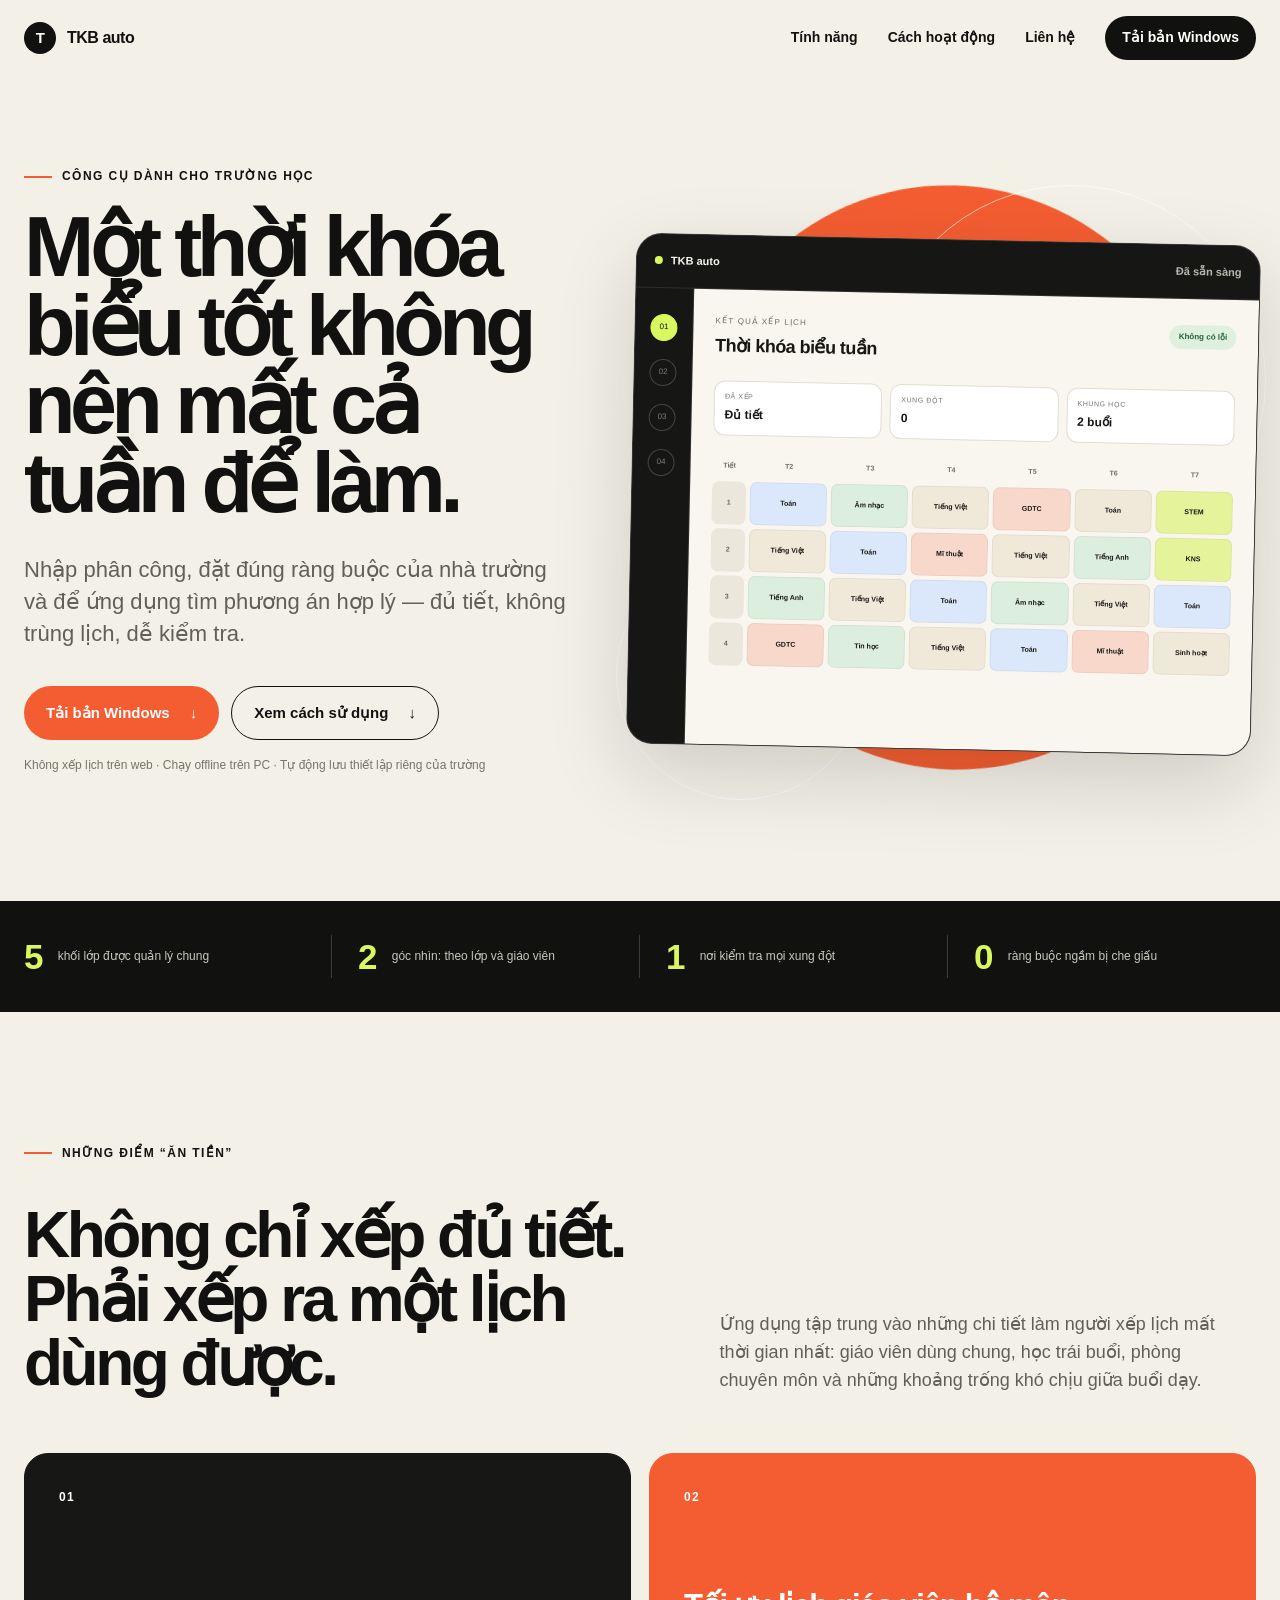
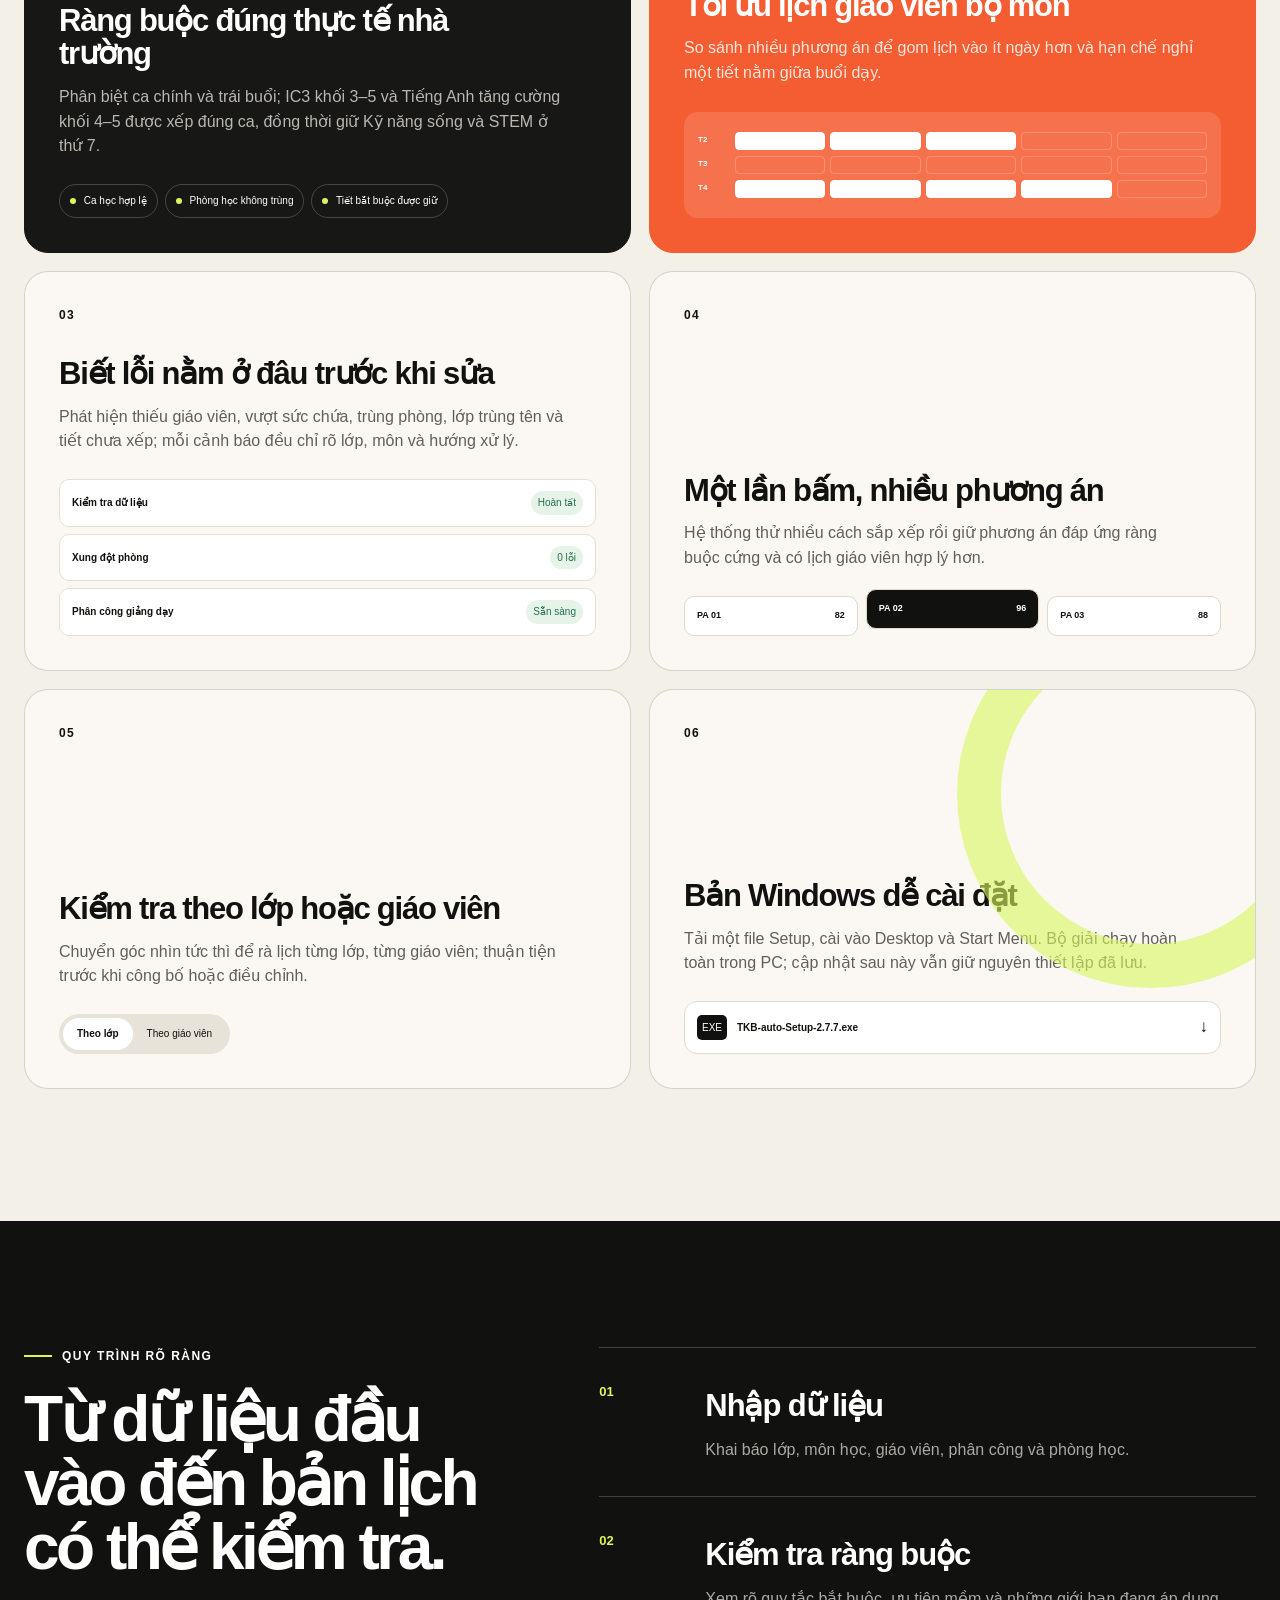
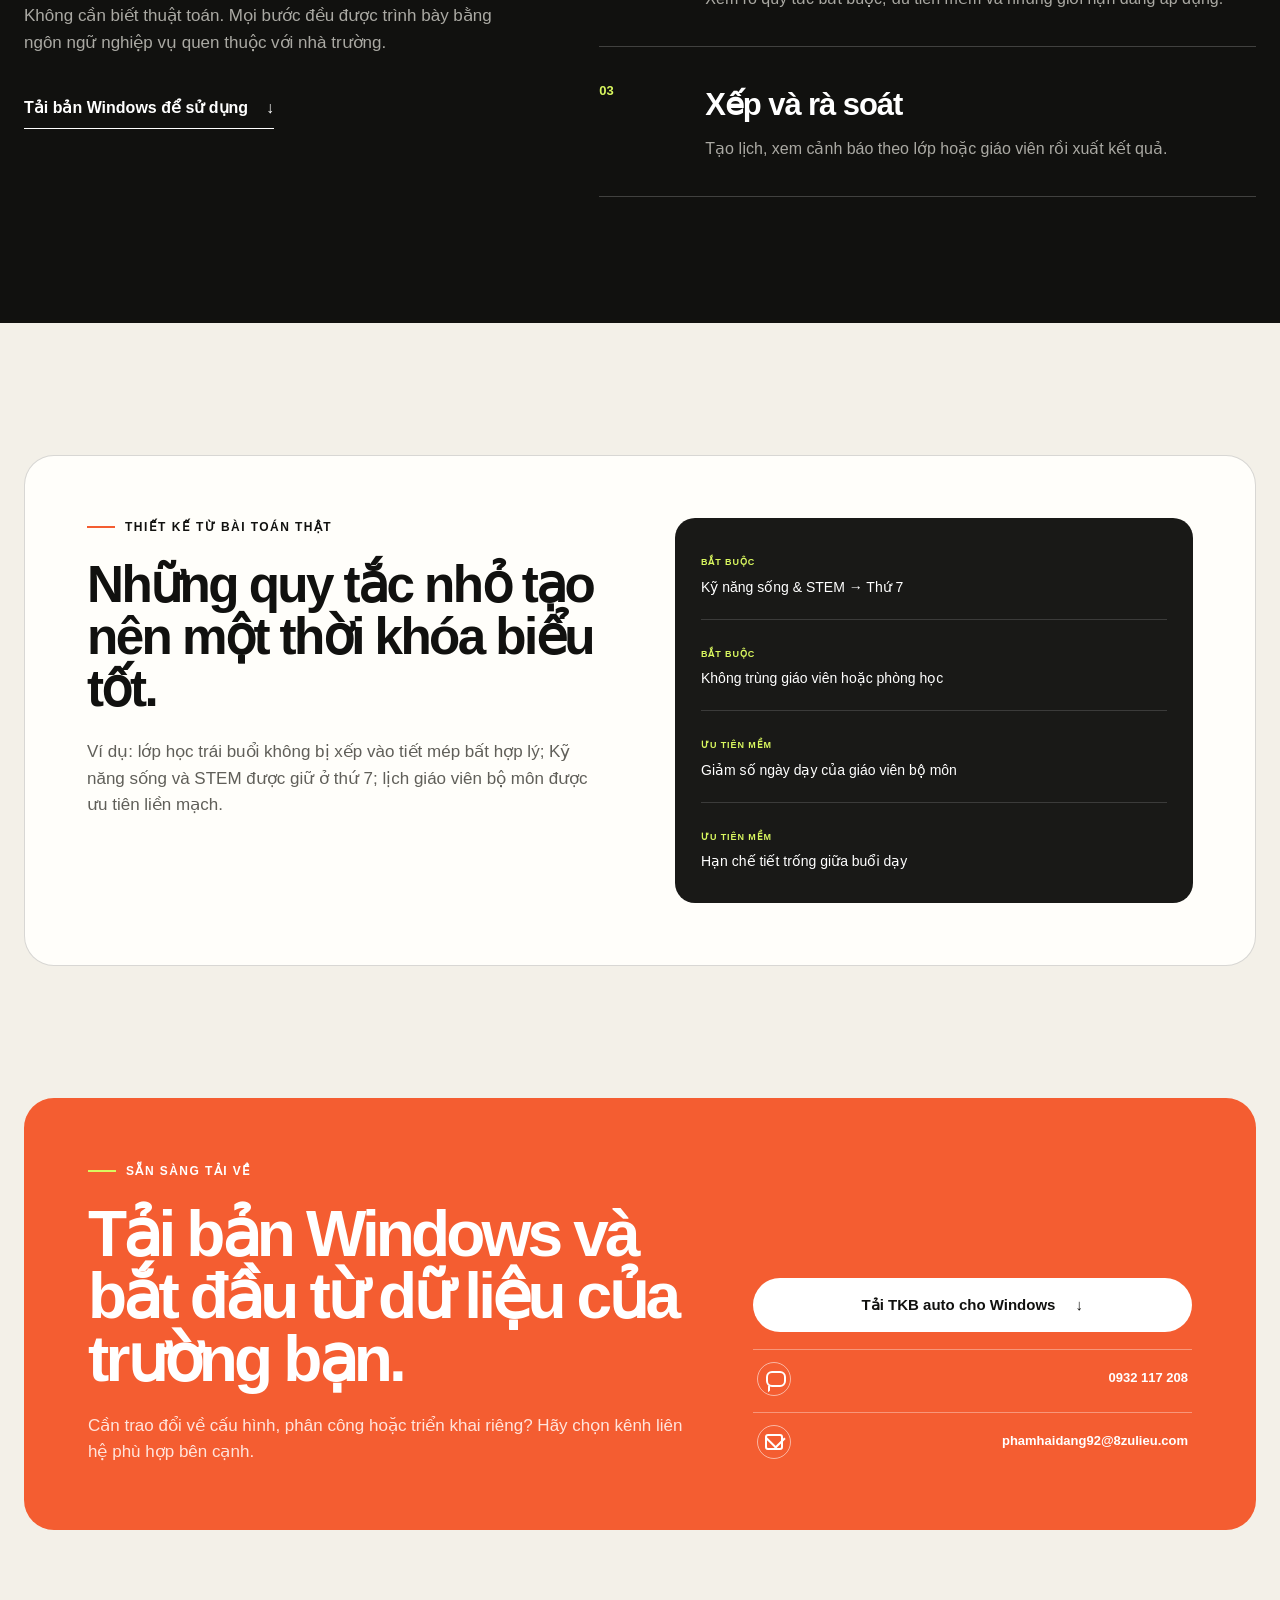
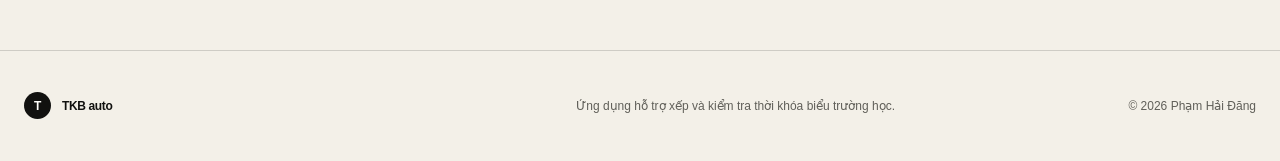
<file: public/index.html>
<!doctype html>
<html lang="vi">
<head>
  <meta charset="utf-8">
  <meta name="viewport" content="width=device-width, initial-scale=1">
  <title>TKB auto — Xếp lịch nhanh, kiểm tra rõ, sửa dễ</title>
  <meta name="description" content="Ứng dụng xếp thời khóa biểu trường học với ràng buộc thực tế, tối ưu lịch giáo viên bộ môn và kiểm tra xung đột rõ ràng.">
  <meta name="theme-color" content="#f3f0e8">
  <meta property="og:title" content="TKB auto — Xếp lịch bớt áp lực">
  <meta property="og:description" content="Từ phân công giảng dạy đến thời khóa biểu hoàn chỉnh, có kiểm tra ràng buộc và tối ưu lịch giáo viên.">
  <meta property="og:type" content="website">
  <link rel="apple-touch-icon" href="./icons/icon-192.png">
  <link rel="stylesheet" href="./assets/styles.css">
  <!-- Bản CSS nhúng giúp trang vẫn hiển thị đúng khi nền tảng triển khai
       làm sai đường dẫn hoặc chưa tải được thư mục assets. -->
  <style id="bundled-critical-styles">
:root{
  --ink:#11110f;
  --muted:#605f59;
  --paper:#f3f0e8;
  --paper-2:#eae5da;
  --white:#fffefa;
  --orange:#f45d31;
  --orange-dark:#d9471f;
  --lime:#d9f75f;
  --blue:#a8c8ff;
  --green:#b7e7c4;
  --line:rgba(17,17,15,.16);
  --radius:24px;
  --shadow:0 28px 80px rgba(20,18,13,.16);
}

*{box-sizing:border-box}
html{scroll-behavior:smooth}
body{
  margin:0;
  background:var(--paper);
  color:var(--ink);
  font-family:Inter,ui-sans-serif,-apple-system,BlinkMacSystemFont,"Segoe UI",Arial,sans-serif;
  font-size:16px;
  line-height:1.55;
  -webkit-font-smoothing:antialiased;
}
a{color:inherit;text-decoration:none}
button{font:inherit}
.shell{width:min(1240px,calc(100% - 48px));margin-inline:auto}
.skip-link{position:fixed;left:16px;top:-60px;z-index:100;background:#fff;padding:12px 16px;border-radius:8px;font-weight:700}
.skip-link:focus{top:12px}

.site-header{
  position:sticky;
  top:0;
  z-index:50;
  background:rgba(243,240,232,.86);
  border-bottom:1px solid transparent;
  backdrop-filter:blur(18px);
}
.site-header.scrolled{border-bottom-color:var(--line)}
.nav-wrap{min-height:76px;display:flex;align-items:center;justify-content:space-between;gap:28px}
.brand{display:inline-flex;align-items:center;gap:11px;font-weight:760;letter-spacing:-.03em}
.brand-mark{width:32px;height:32px;border-radius:50%;display:grid;place-items:center;background:var(--ink);color:var(--white);font-size:15px}
.main-nav{display:flex;align-items:center;gap:30px;font-size:14px;font-weight:650}
.main-nav>a:not(.nav-download){position:relative}
.main-nav>a:not(.nav-download):after{content:"";position:absolute;left:0;right:100%;bottom:-5px;height:1px;background:var(--ink);transition:right .22s ease}
.main-nav>a:not(.nav-download):hover:after{right:0}
.nav-download{padding:11px 17px;background:var(--ink);color:var(--white);border-radius:999px;border:0;cursor:pointer;font:inherit}
.nav-download:hover{background:var(--orange)}
.install-button{font:inherit;cursor:pointer}
.menu-toggle{display:none;border:1px solid var(--line);background:transparent;border-radius:999px;padding:8px 13px;cursor:pointer}

.hero{display:grid;grid-template-columns:minmax(0,.93fr) minmax(520px,1.07fr);gap:64px;align-items:center;padding-top:76px;padding-bottom:100px;min-height:calc(100vh - 76px)}
.eyebrow{display:flex;align-items:center;gap:10px;margin:0 0 22px;font-size:12px;font-weight:800;letter-spacing:.12em;text-transform:uppercase}
.eyebrow span{width:28px;height:2px;background:var(--orange)}
.hero h1{font-size:clamp(50px,6.6vw,92px);line-height:.93;letter-spacing:-.067em;margin:0;max-width:760px;font-weight:750}
.hero-lead{font-size:clamp(18px,2vw,22px);line-height:1.45;color:var(--muted);max-width:650px;margin:32px 0 0}
.hero-actions{display:flex;flex-wrap:wrap;gap:12px;margin-top:36px}
.button{display:inline-flex;align-items:center;justify-content:center;gap:20px;min-height:54px;padding:0 22px;border:0;border-radius:999px;font-size:15px;font-weight:750;cursor:pointer;transition:transform .2s ease,background .2s ease,color .2s ease}
.button:hover{transform:translateY(-2px)}
.button-primary{background:var(--orange);color:#fff}
.button-primary:hover{background:var(--orange-dark)}
.button-secondary{border:1px solid var(--ink);background:transparent}
.button-secondary:hover{background:var(--ink);color:#fff}
.microcopy{font-size:12px;color:#77746c;margin-top:16px}

.product-stage{position:relative;padding:54px 0 20px;isolation:isolate}
.product-stage:before{content:"";position:absolute;inset:0 5% 0 8%;background:var(--orange);border-radius:50%;filter:blur(0);transform:rotate(-8deg);z-index:-3}
.orbit{position:absolute;border:1px solid rgba(255,255,255,.6);border-radius:50%;z-index:-1}
.orbit-one{width:390px;height:390px;right:-10px;top:0}
.orbit-two{width:250px;height:250px;left:-15px;bottom:-30px}
.product-window{background:#161614;border-radius:26px;box-shadow:var(--shadow);overflow:hidden;transform:rotate(1.2deg);border:1px solid rgba(255,255,255,.16)}
.window-bar{height:54px;display:flex;align-items:center;justify-content:space-between;padding:0 18px;color:#f6f3eb;border-bottom:1px solid rgba(255,255,255,.1);font-size:11px;font-weight:750}
.window-brand{display:flex;align-items:center;gap:8px}.dot{width:8px;height:8px;background:var(--lime);border-radius:50%}
.window-status{color:#b9b7af}
.mock-layout{display:grid;grid-template-columns:58px 1fr;min-height:455px}
.mock-sidebar{border-right:1px solid rgba(255,255,255,.1);display:flex;flex-direction:column;align-items:center;gap:18px;padding-top:26px}
.mock-step{width:27px;height:27px;border:1px solid rgba(255,255,255,.2);border-radius:50%;display:grid;place-items:center;color:#7f7e78;font-size:8px}.mock-step.active{background:var(--lime);color:#111;border-color:var(--lime)}
.mock-main{background:#f8f6ef;padding:26px 22px;color:#171714;min-width:0}
.mock-heading{display:flex;align-items:flex-start;justify-content:space-between;gap:16px}.mock-heading small{display:block;font-size:8px;letter-spacing:.15em;color:#6f6d66;margin-bottom:5px}.mock-heading strong{font-size:18px;letter-spacing:-.03em}
.success-pill{font-size:8px;font-weight:800;background:#dff0df;color:#216339;padding:6px 9px;border-radius:99px}
.metric-row{display:grid;grid-template-columns:repeat(3,1fr);gap:8px;margin:20px 0}
.metric-row div{background:#fff;border:1px solid #e3ded3;border-radius:11px;padding:10px}.metric-row span{display:block;font-size:7px;color:#77746d;text-transform:uppercase;letter-spacing:.08em}.metric-row strong{display:block;font-size:12px;margin-top:3px}
.schedule-grid{display:grid;grid-template-columns:34px repeat(6,minmax(44px,1fr));gap:4px}
.schedule-grid>span{min-height:43px;border-radius:7px;display:grid;place-items:center;text-align:center;padding:3px;font-size:7px;font-weight:700}
.grid-head{min-height:22px!important;color:#6f6d66}.period{background:#ebe7dd;color:#68665f}.cell{border:1px solid rgba(15,15,13,.05)}.cell.blue{background:#dbe8fb}.cell.green{background:#dceede}.cell.cream{background:#f0e8d8}.cell.coral{background:#f8d8cb}.cell.lime{background:#e5f49a}

.proof-band{background:var(--ink);color:#fff}
.proof-grid{display:grid;grid-template-columns:repeat(4,1fr);padding-block:34px}
.proof-grid>div{display:flex;align-items:center;gap:16px;padding:4px 26px;border-right:1px solid rgba(255,255,255,.18)}
.proof-grid>div:first-child{padding-left:0}.proof-grid>div:last-child{border-right:0}
.proof-grid strong{font-size:35px;line-height:1;color:var(--lime);letter-spacing:-.05em}.proof-grid span{font-size:12px;line-height:1.35;color:#c8c6bf}

.section{padding-top:132px;padding-bottom:132px}
.section-heading{display:grid;grid-template-columns:1.1fr .9fr;gap:40px;align-items:end;margin-bottom:58px}
.section-heading .eyebrow{grid-column:1/-1;margin-bottom:0}
.section-heading h2{font-size:clamp(42px,5vw,72px);line-height:1;letter-spacing:-.055em;margin:0;max-width:800px}
.section-heading>p:last-child{font-size:18px;color:var(--muted);margin:0;max-width:510px}
.feature-grid{display:grid;grid-template-columns:repeat(2,minmax(0,1fr));gap:18px}
.feature-card{position:relative;min-height:400px;padding:34px;border:1px solid var(--line);border-radius:var(--radius);background:rgba(255,254,250,.62);overflow:hidden;display:flex;flex-direction:column}
.feature-card h3{font-size:31px;line-height:1.08;letter-spacing:-.04em;max-width:480px;margin:auto 0 14px}
.feature-card p{color:var(--muted);font-size:16px;max-width:510px;margin:0}
.feature-number{font-size:12px;font-weight:800;letter-spacing:.12em}
.feature-dark{background:#171715;color:#fff;border-color:#171715}.feature-dark p{color:#b9b7b0}
.feature-accent{background:var(--orange);color:#fff;border-color:var(--orange)}.feature-accent p{color:#ffe6de}
.mini-rule-list{display:flex;flex-wrap:wrap;gap:7px;margin-top:25px}.mini-rule-list span{font-size:10px;padding:8px 10px;border:1px solid rgba(255,255,255,.2);border-radius:999px}.mini-rule-list i{display:inline-block;width:6px;height:6px;border-radius:50%;background:var(--lime);margin-right:5px}
.compact-schedule{margin-top:26px;background:rgba(255,255,255,.13);padding:14px;border-radius:14px}.compact-schedule div{display:grid;grid-template-columns:32px repeat(5,1fr);gap:5px;align-items:center;margin:6px 0}.compact-schedule span{font-size:8px;font-weight:800}.compact-schedule b{height:18px;border:1px solid rgba(255,255,255,.2);border-radius:4px}.compact-schedule b.on{background:#fff;border-color:#fff}
.issue-stack{display:grid;gap:7px;margin-top:25px}.issue-stack span{display:flex;justify-content:space-between;align-items:center;background:#fff;border:1px solid #e4dfd4;padding:11px 12px;border-radius:10px;font-size:10px}.issue-stack em{font-style:normal;color:#26714a;background:#e5f3e8;padding:4px 7px;border-radius:99px}
.option-cards{display:flex;gap:8px;margin-top:25px}.option-cards span{flex:1;background:#fff;border:1px solid #ded9cf;border-radius:10px;padding:12px;font-size:9px;font-weight:800}.option-cards i{float:right;font-style:normal}.option-cards .chosen{background:var(--ink);color:#fff;transform:translateY(-7px)}
.view-switch{display:flex;background:#e8e3d8;padding:4px;border-radius:999px;margin-top:25px;width:max-content;max-width:100%}.view-switch span{font-size:10px;padding:8px 14px;border-radius:999px}.view-switch .active{background:#fff;font-weight:800}
.feature-lined:after{content:"";position:absolute;right:-90px;top:-90px;width:300px;height:300px;border:44px solid var(--lime);border-radius:50%;opacity:.6}.file-chip{position:relative;z-index:1;display:flex;align-items:center;gap:10px;background:#fff;border:1px solid #dfdbd0;border-radius:13px;padding:12px;margin-top:25px;font-size:10px}.file-chip span{background:var(--ink);color:#fff;border-radius:5px;padding:5px}.file-chip b{flex:1}.file-chip em{font-style:normal;font-size:17px}

.workflow-section{background:var(--ink);color:#fff;padding:126px 0}
.workflow-wrap{display:grid;grid-template-columns:.85fr 1.15fr;gap:90px;align-items:start}
.eyebrow-light{color:#fff}.eyebrow-light span{background:var(--lime)}
.workflow-copy{position:sticky;top:120px}.workflow-copy h2{font-size:clamp(42px,5vw,68px);line-height:1;letter-spacing:-.055em;margin:0 0 24px}.workflow-copy>p:not(.eyebrow){color:#aaa9a3;font-size:17px;max-width:500px}.text-link{display:inline-flex;gap:18px;margin-top:23px;border-bottom:1px solid #fff;padding-bottom:7px;font-weight:750}
.workflow-list{list-style:none;padding:0;margin:0}.workflow-list li{display:grid;grid-template-columns:80px 1fr;gap:26px;padding:34px 0;border-top:1px solid rgba(255,255,255,.2)}.workflow-list li:last-child{border-bottom:1px solid rgba(255,255,255,.2)}.workflow-list>li>span{font-size:13px;color:var(--lime);font-weight:800}.workflow-list h3{font-size:31px;margin:0 0 8px;letter-spacing:-.035em}.workflow-list p{margin:0;color:#aaa9a3;max-width:520px}

.reality-panel{display:grid;grid-template-columns:1fr 1fr;gap:70px;background:var(--white);border:1px solid var(--line);border-radius:30px;padding:62px}
.reality-copy h2{font-size:clamp(38px,4vw,58px);line-height:1.02;letter-spacing:-.05em;margin:0 0 24px}.reality-copy>p:last-child{color:var(--muted);font-size:17px}
.rule-board{background:#191917;color:#fff;border-radius:20px;padding:10px 26px}.rule-board div{padding:20px 0;border-bottom:1px solid rgba(255,255,255,.15)}.rule-board div:last-child{border:0}.rule-board span{font-size:9px;letter-spacing:.1em;text-transform:uppercase;color:var(--lime);font-weight:800}.rule-board p{margin:4px 0 0;font-size:14px}

.contact-section{padding:0 0 120px}
.contact-card{background:var(--orange);color:#fff;border-radius:30px;padding:64px;display:grid;grid-template-columns:1.15fr .85fr;gap:70px;align-items:end}
.contact-card h2{font-size:clamp(42px,5vw,72px);line-height:.98;letter-spacing:-.06em;margin:0 0 22px}.contact-card p:not(.eyebrow){color:#ffe4dc;font-size:17px;max-width:650px;margin-bottom:0}
.contact-actions{display:grid;gap:9px}.button-light{background:#fff;color:var(--ink);margin-bottom:8px}.button-light:hover{background:var(--lime)}
.contact-link{display:flex;align-items:center;justify-content:space-between;gap:20px;border-top:1px solid rgba(255,255,255,.35);padding:12px 4px 7px}.contact-link strong{font-size:13px;text-align:right;overflow-wrap:anywhere}
.contact-icon{position:relative;display:inline-block;width:34px;height:34px;flex:0 0 34px;border:1px solid rgba(255,255,255,.55);border-radius:50%}
.contact-icon-chat:before{content:"";position:absolute;left:8px;top:8px;width:16px;height:12px;border:2px solid #fff;border-radius:6px}
.contact-icon-chat:after{content:"";position:absolute;left:10px;top:20px;width:6px;height:6px;border-left:2px solid #fff;transform:skewY(-38deg)}
.contact-icon-mail:before{content:"";position:absolute;inset:8px 7px;border:2px solid #fff;border-radius:3px}
.contact-icon-mail:after{content:"";position:absolute;left:10px;top:8px;width:12px;height:12px;border-right:2px solid #fff;border-bottom:2px solid #fff;transform:rotate(45deg) translate(-1px,-2px)}

.install-dialog{width:min(620px,calc(100% - 30px));border:0;border-radius:26px;padding:38px;background:var(--white);color:var(--ink);box-shadow:0 30px 100px rgba(0,0,0,.3)}
.install-dialog::backdrop{background:rgba(17,17,15,.66);backdrop-filter:blur(7px)}
.install-dialog form{position:absolute;right:18px;top:18px}.dialog-close{width:36px;height:36px;border:1px solid var(--line);border-radius:50%;background:transparent;font-size:23px;line-height:1;cursor:pointer}
.install-dialog h2{font-size:38px;line-height:1.03;letter-spacing:-.045em;margin:0 0 22px;max-width:520px}
.install-dialog ol{padding-left:22px;color:var(--muted);margin:0 0 28px}.install-dialog li{padding:5px 0 5px 6px}.install-dialog .button{width:max-content}

.site-footer{border-top:1px solid var(--line);padding:34px 0}
.footer-wrap{display:grid;grid-template-columns:1fr 1fr auto;align-items:center;gap:30px;font-size:12px;color:var(--muted)}
.brand-footer{color:var(--ink)}.brand-footer .brand-mark{width:27px;height:27px;font-size:12px}

.js .reveal{opacity:0;transform:translateY(24px);transition:opacity .7s ease,transform .7s ease}.js .reveal.visible{opacity:1;transform:none}
:focus-visible{outline:3px solid var(--blue);outline-offset:3px}
@media (prefers-reduced-motion:reduce){html{scroll-behavior:auto}.js .reveal{opacity:1;transform:none;transition:none}.button{transition:none}}

@media(max-width:1050px){
  .hero{grid-template-columns:1fr;min-height:auto;padding-top:60px}.hero-copy{max-width:850px}.product-stage{max-width:780px;width:100%;margin:auto}.section-heading{grid-template-columns:1fr}.section-heading>p:last-child{max-width:700px}.workflow-wrap{gap:50px}.reality-panel{gap:40px;padding:44px}.contact-card{grid-template-columns:1fr;gap:45px}
}
@media(max-width:780px){
  .shell{width:min(100% - 30px,1240px)}.nav-wrap{min-height:68px}.menu-toggle{display:block}.main-nav{display:none;position:absolute;left:15px;right:15px;top:64px;background:var(--white);border:1px solid var(--line);border-radius:16px;padding:15px;box-shadow:0 15px 35px rgba(0,0,0,.12);align-items:stretch;gap:2px}.main-nav.open{display:flex;flex-direction:column}.main-nav a,.main-nav button{padding:11px 12px}.nav-download{text-align:center;margin-top:5px}.hero{padding-top:48px;padding-bottom:72px;gap:38px}.hero h1{font-size:clamp(46px,14vw,72px)}.mock-layout{grid-template-columns:42px 1fr;min-height:400px}.mock-main{padding:20px 13px}.schedule-grid{grid-template-columns:27px repeat(6,minmax(33px,1fr));gap:3px}.schedule-grid>span{min-height:37px;font-size:6px}.proof-grid{grid-template-columns:1fr 1fr;gap:0}.proof-grid>div{border-right:0;border-bottom:1px solid rgba(255,255,255,.18);padding:22px 12px}.proof-grid>div:nth-child(odd){border-right:1px solid rgba(255,255,255,.18)}.section{padding-top:92px;padding-bottom:92px}.section-heading{margin-bottom:38px}.section-heading h2{font-size:44px}.feature-grid{grid-template-columns:1fr}.feature-card{min-height:360px;padding:27px}.feature-card h3{font-size:29px}.workflow-section{padding:90px 0}.workflow-wrap{grid-template-columns:1fr}.workflow-copy{position:static}.workflow-copy h2{font-size:44px}.reality-panel{grid-template-columns:1fr;padding:30px 24px}.contact-section{padding-bottom:78px}.contact-card{padding:36px 25px}.contact-card h2{font-size:44px}.footer-wrap{grid-template-columns:1fr;gap:12px}.footer-wrap p{margin:0}.install-dialog{padding:32px 24px}.install-dialog h2{font-size:32px}
}
@media(max-width:480px){
  .hero-actions{display:grid}.button{width:100%}.product-stage{padding-top:28px}.product-stage:before{inset:0}.product-window{border-radius:18px}.window-bar{height:46px}.mock-sidebar{display:none}.mock-layout{grid-template-columns:1fr}.metric-row div{padding:8px 6px}.schedule-grid{overflow:hidden}.proof-grid{grid-template-columns:1fr}.proof-grid>div:nth-child(odd){border-right:0}.section-heading h2,.workflow-copy h2,.contact-card h2{font-size:38px}.feature-card{min-height:340px}.workflow-list li{grid-template-columns:44px 1fr;gap:12px}.workflow-list h3{font-size:25px}.contact-link{align-items:center;flex-direction:row;gap:12px}.contact-link strong{text-align:right}.reality-panel{border-radius:22px}.contact-card{border-radius:22px}
}

  </style>
</head>
<body>
  <a class="skip-link" href="#main">Đi thẳng tới nội dung</a>

  <header class="site-header" id="top">
    <div class="shell nav-wrap">
      <a class="brand" href="#top" aria-label="TKB auto - Trang chủ">
        <span class="brand-mark" aria-hidden="true">T</span>
        <span>TKB auto</span>
      </a>
      <button class="menu-toggle" type="button" aria-expanded="false" aria-controls="main-nav">Menu</button>
      <nav class="main-nav" id="main-nav" aria-label="Điều hướng chính">
        <a href="#features">Tính năng</a>
        <a href="#workflow">Cách hoạt động</a>
        <a href="#contact">Liên hệ</a>
        <a class="nav-download" href="./downloads/TKB-auto-Setup-2.7.7.exe" download data-desktop-download>Tải bản Windows</a>
      </nav>
    </div>
  </header>

  <main id="main">
    <section class="hero shell">
      <div class="hero-copy reveal">
        <p class="eyebrow"><span></span> Công cụ dành cho trường học</p>
        <h1>Một thời khóa biểu tốt không nên mất cả tuần để làm.</h1>
        <p class="hero-lead">Nhập phân công, đặt đúng ràng buộc của nhà trường và để ứng dụng tìm phương án hợp lý — đủ tiết, không trùng lịch, dễ kiểm tra.</p>
        <div class="hero-actions">
          <a class="button button-primary" href="./downloads/TKB-auto-Setup-2.7.7.exe" download data-desktop-download>Tải bản Windows <span aria-hidden="true">↓</span></a>
          <a class="button button-secondary" href="#workflow">Xem cách sử dụng <span aria-hidden="true">↓</span></a>
        </div>
        <p class="microcopy">Không xếp lịch trên web · Chạy offline trên PC · Tự động lưu thiết lập riêng của trường</p>
      </div>

      <div class="product-stage reveal" aria-label="Minh họa giao diện ứng dụng thời khóa biểu">
        <div class="orbit orbit-one"></div>
        <div class="orbit orbit-two"></div>
        <div class="product-window">
          <div class="window-bar">
            <div class="window-brand"><span class="dot"></span> TKB auto</div>
            <div class="window-status">Đã sẵn sàng</div>
          </div>
          <div class="mock-layout">
            <aside class="mock-sidebar" aria-hidden="true">
              <span class="mock-step active">01</span>
              <span class="mock-step">02</span>
              <span class="mock-step">03</span>
              <span class="mock-step">04</span>
            </aside>
            <div class="mock-main">
              <div class="mock-heading">
                <div><small>KẾT QUẢ XẾP LỊCH</small><strong>Thời khóa biểu tuần</strong></div>
                <span class="success-pill">Không có lỗi</span>
              </div>
              <div class="metric-row">
                <div><span>Đã xếp</span><strong>Đủ tiết</strong></div>
                <div><span>Xung đột</span><strong>0</strong></div>
                <div><span>Khung học</span><strong>2 buổi</strong></div>
              </div>
              <div class="schedule-grid" aria-hidden="true">
                <span class="grid-head">Tiết</span><span class="grid-head">T2</span><span class="grid-head">T3</span><span class="grid-head">T4</span><span class="grid-head">T5</span><span class="grid-head">T6</span><span class="grid-head">T7</span>
                <span class="period">1</span><span class="cell blue">Toán</span><span class="cell green">Âm nhạc</span><span class="cell cream">Tiếng Việt</span><span class="cell coral">GDTC</span><span class="cell cream">Toán</span><span class="cell lime">STEM</span>
                <span class="period">2</span><span class="cell cream">Tiếng Việt</span><span class="cell blue">Toán</span><span class="cell coral">Mĩ thuật</span><span class="cell cream">Tiếng Việt</span><span class="cell green">Tiếng Anh</span><span class="cell lime">KNS</span>
                <span class="period">3</span><span class="cell green">Tiếng Anh</span><span class="cell cream">Tiếng Việt</span><span class="cell blue">Toán</span><span class="cell green">Âm nhạc</span><span class="cell cream">Tiếng Việt</span><span class="cell blue">Toán</span>
                <span class="period">4</span><span class="cell coral">GDTC</span><span class="cell green">Tin học</span><span class="cell cream">Tiếng Việt</span><span class="cell blue">Toán</span><span class="cell coral">Mĩ thuật</span><span class="cell cream">Sinh hoạt</span>
              </div>
            </div>
          </div>
        </div>
      </div>
    </section>

    <section class="proof-band" aria-label="Lợi ích tổng quan">
      <div class="shell proof-grid">
        <div><strong>5</strong><span>khối lớp được quản lý chung</span></div>
        <div><strong>2</strong><span>góc nhìn: theo lớp và giáo viên</span></div>
        <div><strong>1</strong><span>nơi kiểm tra mọi xung đột</span></div>
        <div><strong>0</strong><span>ràng buộc ngầm bị che giấu</span></div>
      </div>
    </section>

    <section class="section shell" id="features">
      <div class="section-heading reveal">
        <p class="eyebrow"><span></span> Những điểm “ăn tiền”</p>
        <h2>Không chỉ xếp đủ tiết.<br>Phải xếp ra một lịch dùng được.</h2>
        <p>Ứng dụng tập trung vào những chi tiết làm người xếp lịch mất thời gian nhất: giáo viên dùng chung, học trái buổi, phòng chuyên môn và những khoảng trống khó chịu giữa buổi dạy.</p>
      </div>

      <div class="feature-grid">
        <article class="feature-card feature-dark reveal">
          <span class="feature-number">01</span>
          <h3>Ràng buộc đúng thực tế nhà trường</h3>
          <p>Phân biệt ca chính và trái buổi; IC3 khối 3–5 và Tiếng Anh tăng cường khối 4–5 được xếp đúng ca, đồng thời giữ Kỹ năng sống và STEM ở thứ 7.</p>
          <div class="mini-rule-list" aria-hidden="true">
            <span><i></i> Ca học hợp lệ</span>
            <span><i></i> Phòng học không trùng</span>
            <span><i></i> Tiết bắt buộc được giữ</span>
          </div>
        </article>

        <article class="feature-card feature-accent reveal">
          <span class="feature-number">02</span>
          <h3>Tối ưu lịch giáo viên bộ môn</h3>
          <p>So sánh nhiều phương án để gom lịch vào ít ngày hơn và hạn chế nghỉ một tiết nằm giữa buổi dạy.</p>
          <div class="compact-schedule" aria-hidden="true">
            <div><span>T2</span><b class="on"></b><b class="on"></b><b class="on"></b><b></b><b></b></div>
            <div><span>T3</span><b></b><b></b><b></b><b></b><b></b></div>
            <div><span>T4</span><b class="on"></b><b class="on"></b><b class="on"></b><b class="on"></b><b></b></div>
          </div>
        </article>

        <article class="feature-card reveal">
          <span class="feature-number">03</span>
          <h3>Biết lỗi nằm ở đâu trước khi sửa</h3>
          <p>Phát hiện thiếu giáo viên, vượt sức chứa, trùng phòng, lớp trùng tên và tiết chưa xếp; mỗi cảnh báo đều chỉ rõ lớp, môn và hướng xử lý.</p>
          <div class="issue-stack" aria-hidden="true">
            <span><b>Kiểm tra dữ liệu</b><em>Hoàn tất</em></span>
            <span><b>Xung đột phòng</b><em>0 lỗi</em></span>
            <span><b>Phân công giảng dạy</b><em>Sẵn sàng</em></span>
          </div>
        </article>

        <article class="feature-card reveal">
          <span class="feature-number">04</span>
          <h3>Một lần bấm, nhiều phương án</h3>
          <p>Hệ thống thử nhiều cách sắp xếp rồi giữ phương án đáp ứng ràng buộc cứng và có lịch giáo viên hợp lý hơn.</p>
          <div class="option-cards" aria-hidden="true">
            <span>PA 01 <i>82</i></span>
            <span class="chosen">PA 02 <i>96</i></span>
            <span>PA 03 <i>88</i></span>
          </div>
        </article>

        <article class="feature-card reveal">
          <span class="feature-number">05</span>
          <h3>Kiểm tra theo lớp hoặc giáo viên</h3>
          <p>Chuyển góc nhìn tức thì để rà lịch từng lớp, từng giáo viên; thuận tiện trước khi công bố hoặc điều chỉnh.</p>
          <div class="view-switch" aria-hidden="true"><span class="active">Theo lớp</span><span>Theo giáo viên</span></div>
        </article>

        <article class="feature-card feature-lined reveal">
          <span class="feature-number">06</span>
          <h3>Bản Windows dễ cài đặt</h3>
          <p>Tải một file Setup, cài vào Desktop và Start Menu. Bộ giải chạy hoàn toàn trong PC; cập nhật sau này vẫn giữ nguyên thiết lập đã lưu.</p>
          <div class="file-chip" aria-hidden="true"><span>EXE</span><b>TKB-auto-Setup-2.7.7.exe</b><em>↓</em></div>
        </article>
      </div>
    </section>

    <section class="workflow-section" id="workflow">
      <div class="shell workflow-wrap">
        <div class="workflow-copy reveal">
          <p class="eyebrow eyebrow-light"><span></span> Quy trình rõ ràng</p>
          <h2>Từ dữ liệu đầu vào đến bản lịch có thể kiểm tra.</h2>
          <p>Không cần biết thuật toán. Mọi bước đều được trình bày bằng ngôn ngữ nghiệp vụ quen thuộc với nhà trường.</p>
          <a class="text-link" href="./downloads/TKB-auto-Setup-2.7.7.exe" download data-desktop-download>Tải bản Windows để sử dụng <span aria-hidden="true">↓</span></a>
        </div>
        <ol class="workflow-list">
          <li class="reveal"><span>01</span><div><h3>Nhập dữ liệu</h3><p>Khai báo lớp, môn học, giáo viên, phân công và phòng học.</p></div></li>
          <li class="reveal"><span>02</span><div><h3>Kiểm tra ràng buộc</h3><p>Xem rõ quy tắc bắt buộc, ưu tiên mềm và những giới hạn đang áp dụng.</p></div></li>
          <li class="reveal"><span>03</span><div><h3>Xếp và rà soát</h3><p>Tạo lịch, xem cảnh báo theo lớp hoặc giáo viên rồi xuất kết quả.</p></div></li>
        </ol>
      </div>
    </section>

    <section class="section shell">
      <div class="reality-panel reveal">
        <div class="reality-copy">
          <p class="eyebrow"><span></span> Thiết kế từ bài toán thật</p>
          <h2>Những quy tắc nhỏ tạo nên một thời khóa biểu tốt.</h2>
          <p>Ví dụ: lớp học trái buổi không bị xếp vào tiết mép bất hợp lý; Kỹ năng sống và STEM được giữ ở thứ 7; lịch giáo viên bộ môn được ưu tiên liền mạch.</p>
        </div>
        <div class="rule-board" aria-label="Ví dụ các ràng buộc của ứng dụng">
          <div><span>Bắt buộc</span><p>Kỹ năng sống & STEM → Thứ 7</p></div>
          <div><span>Bắt buộc</span><p>Không trùng giáo viên hoặc phòng học</p></div>
          <div><span>Ưu tiên mềm</span><p>Giảm số ngày dạy của giáo viên bộ môn</p></div>
          <div><span>Ưu tiên mềm</span><p>Hạn chế tiết trống giữa buổi dạy</p></div>
        </div>
      </div>
    </section>

    <section class="contact-section" id="contact">
      <div class="shell contact-card reveal">
        <div>
          <p class="eyebrow eyebrow-light"><span></span> Sẵn sàng tải về</p>
          <h2>Tải bản Windows và bắt đầu từ dữ liệu của trường bạn.</h2>
          <p>Cần trao đổi về cấu hình, phân công hoặc triển khai riêng? Hãy chọn kênh liên hệ phù hợp bên cạnh.</p>
        </div>
        <div class="contact-actions">
          <a class="button button-light" href="./downloads/TKB-auto-Setup-2.7.7.exe" download data-desktop-download>Tải TKB auto cho Windows <span aria-hidden="true">↓</span></a>
          <a class="contact-link" href="https://zalo.me/0932117208" target="_blank" rel="noopener noreferrer" aria-label="Nhắn tin theo số 0932 117 208"><span class="contact-icon contact-icon-chat" aria-hidden="true"></span><strong>0932 117 208</strong></a>
          <a class="contact-link" href="mailto:phamhaidang92@8zulieu.com" aria-label="Gửi thư đến phamhaidang92@8zulieu.com"><span class="contact-icon contact-icon-mail" aria-hidden="true"></span><strong>phamhaidang92@8zulieu.com</strong></a>
        </div>
      </div>
    </section>
  </main>

  <footer class="site-footer">
    <div class="shell footer-wrap">
      <div class="brand brand-footer"><span class="brand-mark" aria-hidden="true">T</span><span>TKB auto</span></div>
      <p>Ứng dụng hỗ trợ xếp và kiểm tra thời khóa biểu trường học.</p>
      <p>© <span id="year">2026</span> Phạm Hải Đăng</p>
    </div>
  </footer>
  <!-- JavaScript được nhúng để menu không phụ thuộc thư mục assets. -->
  <script id="bundled-site-script">
document.documentElement.classList.add('js');

const header = document.querySelector('.site-header');
const menuButton = document.querySelector('.menu-toggle');
const nav = document.querySelector('.main-nav');

function syncHeader(){
  header?.classList.toggle('scrolled', window.scrollY > 8);
}

syncHeader();
window.addEventListener('scroll', syncHeader, {passive:true});

menuButton?.addEventListener('click', () => {
  const open = nav.classList.toggle('open');
  menuButton.setAttribute('aria-expanded', String(open));
});

nav?.querySelectorAll('a').forEach(link => link.addEventListener('click', () => {
  nav.classList.remove('open');
  menuButton?.setAttribute('aria-expanded', 'false');
}));

if('serviceWorker' in navigator){
  window.addEventListener('load', async () => {
    try{
      const registrations=await navigator.serviceWorker.getRegistrations();
      await Promise.all(registrations.map(item=>item.unregister()));
    }catch(error){ console.warn('Không thể dọn service worker cũ:',error); }
  });
}

const reduceMotion = window.matchMedia('(prefers-reduced-motion: reduce)').matches;
const reveals = document.querySelectorAll('.reveal');

if(reduceMotion || !('IntersectionObserver' in window)){
  reveals.forEach(item => item.classList.add('visible'));
}else{
  const observer = new IntersectionObserver(entries => {
    entries.forEach(entry => {
      if(entry.isIntersecting){
        entry.target.classList.add('visible');
        observer.unobserve(entry.target);
      }
    });
  }, {threshold:.12});
  reveals.forEach(item => observer.observe(item));
}

const year = document.getElementById('year');
if(year) year.textContent = String(new Date().getFullYear());

let installerDownloadRunning=false;
async function downloadDesktopInstaller(event){
  event.preventDefault();
  if(installerDownloadRunning) return;
  installerDownloadRunning=true;
  const links=[...document.querySelectorAll('[data-desktop-download]')];
  const originalLabels=links.map(link=>link.innerHTML);
  links.forEach(link=>{link.setAttribute('aria-disabled','true');link.innerHTML='Đang tải bộ cài…';});
  try{
    const manifestResponse=await fetch('./downloads/TKB-auto-Setup.manifest.json',{cache:'no-store'});
    if(!manifestResponse.ok) throw new Error('Không đọc được danh sách tệp bộ cài.');
    const manifest=await manifestResponse.json();
    if(!manifest||!Array.isArray(manifest.parts)||!manifest.parts.length) throw new Error('Danh sách tệp bộ cài không hợp lệ.');
    const chunks=[]; let received=0;
    for(let index=0;index<manifest.parts.length;index++){
      links.forEach(link=>{link.innerHTML=`Đang tải ${index+1}/${manifest.parts.length}…`;});
      const response=await fetch(`./downloads/${manifest.parts[index].file}`,{cache:'no-store'});
      if(!response.ok) throw new Error(`Thiếu phần ${index+1} của bộ cài.`);
      const chunk=await response.arrayBuffer();
      if(chunk.byteLength!==manifest.parts[index].bytes) throw new Error(`Phần ${index+1} tải chưa đủ.`);
      chunks.push(chunk); received+=chunk.byteLength;
    }
    if(received!==manifest.bytes) throw new Error('Bộ cài tải chưa đủ dung lượng.');
    const blob=new Blob(chunks,{type:'application/vnd.microsoft.portable-executable'});
    const url=URL.createObjectURL(blob);
    const anchor=document.createElement('a');
    anchor.href=url; anchor.download=manifest.fileName||'TKB-auto-Setup-2.7.7.exe';
    document.body.appendChild(anchor); anchor.click(); anchor.remove();
    setTimeout(()=>URL.revokeObjectURL(url),60000);
  }catch(error){
    console.error(error);
    alert('Không tải được trọn bộ cài TKB auto. Vui lòng kiểm tra mạng rồi thử lại.\n\n'+(error&&error.message?error.message:String(error)));
  }finally{
    installerDownloadRunning=false;
    links.forEach((link,index)=>{link.removeAttribute('aria-disabled');link.innerHTML=originalLabels[index];});
  }
}
document.querySelectorAll('[data-desktop-download]').forEach(link=>link.addEventListener('click',downloadDesktopInstaller));

  </script>
</body>
</html>
</file>
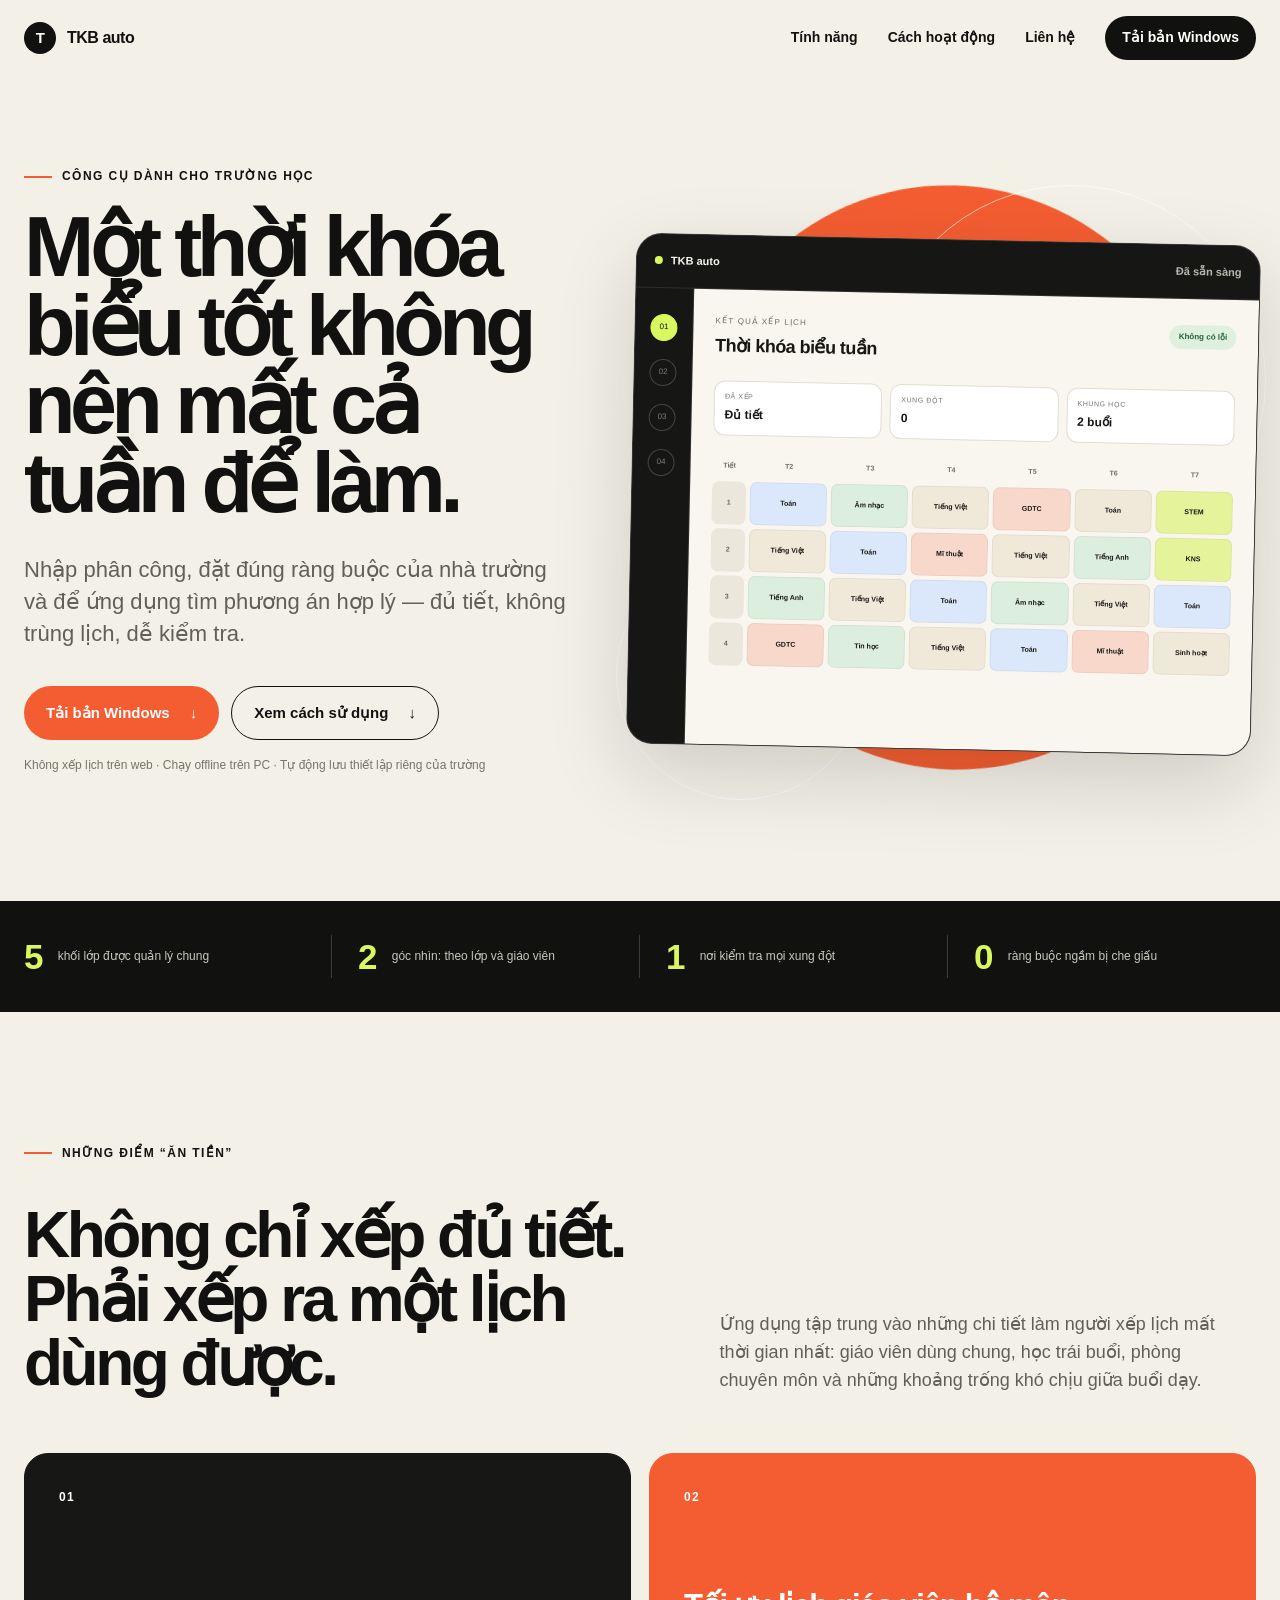
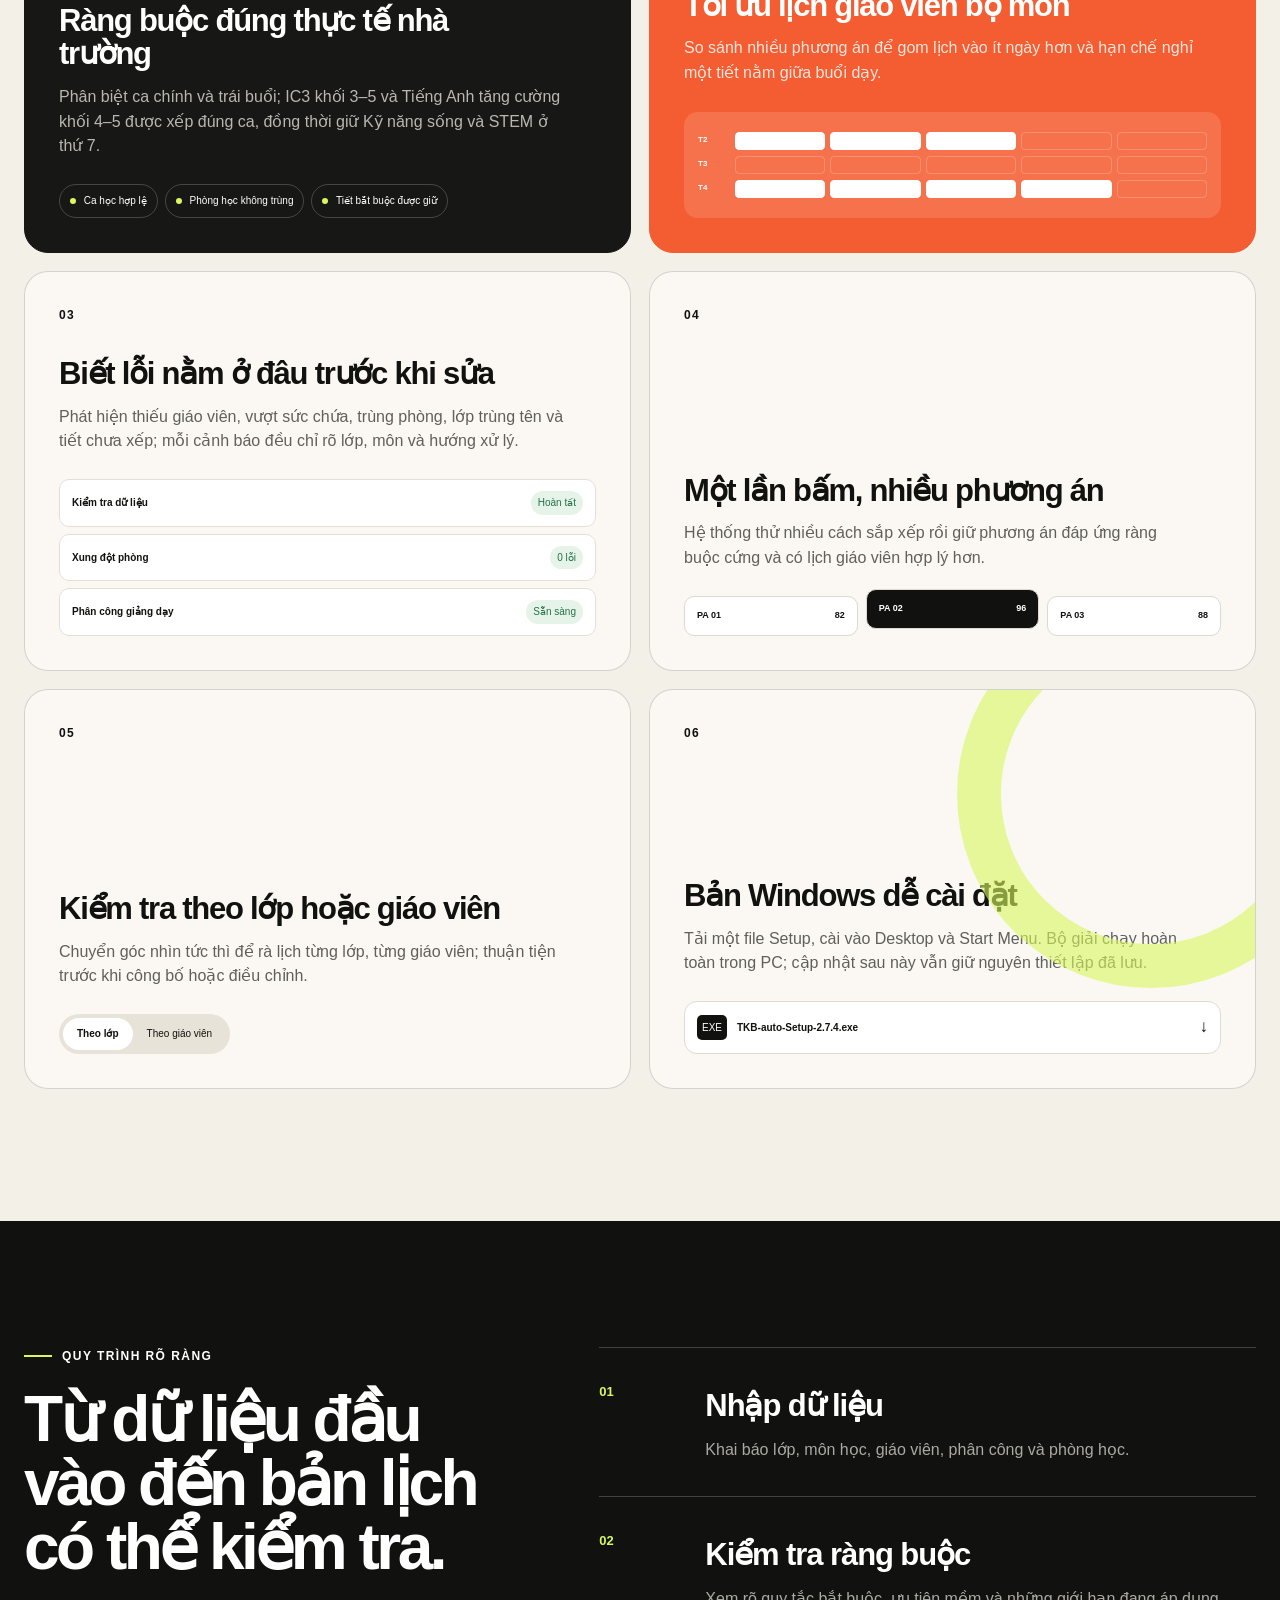
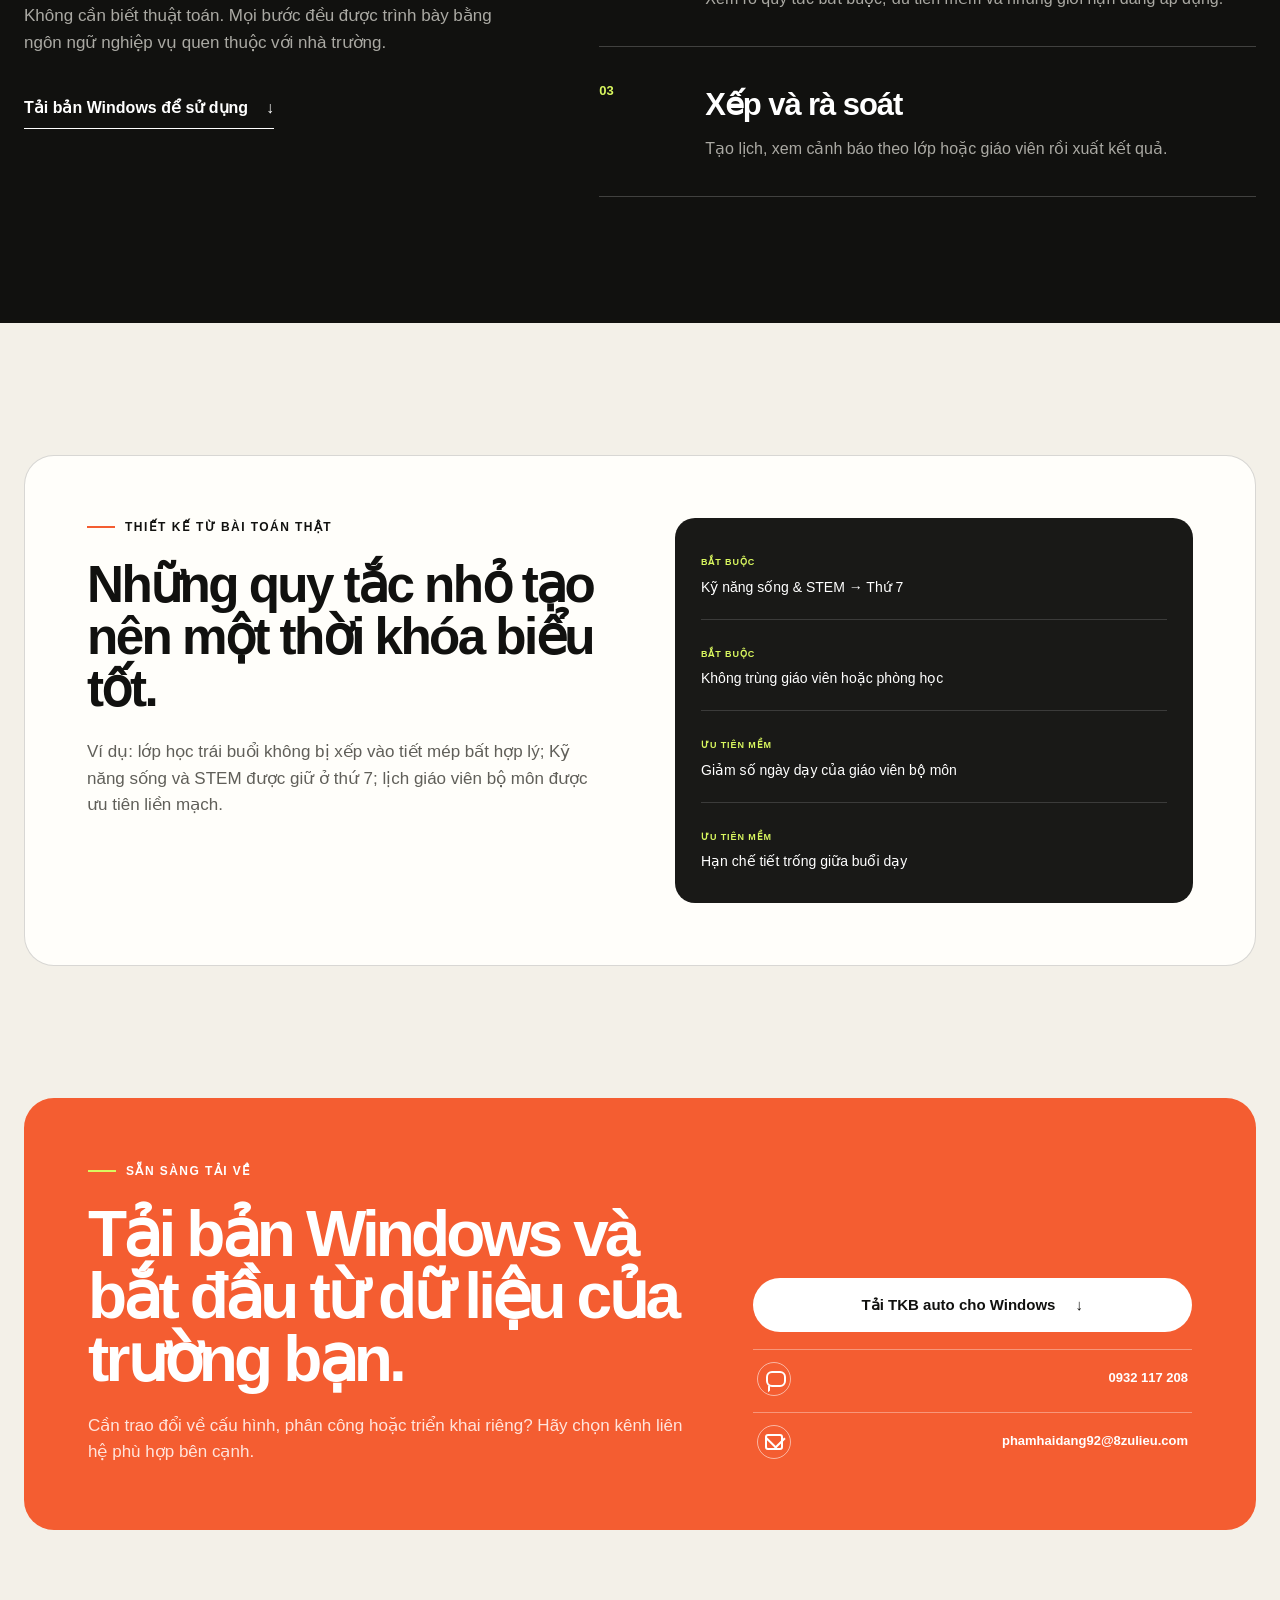
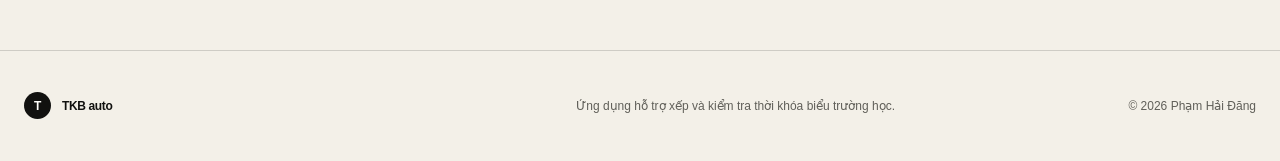
<file: public/public/index.html>
<!doctype html>
<html lang="vi">
<head>
  <meta charset="utf-8">
  <meta name="viewport" content="width=device-width, initial-scale=1">
  <title>TKB auto — Xếp lịch nhanh, kiểm tra rõ, sửa dễ</title>
  <meta name="description" content="Ứng dụng xếp thời khóa biểu trường học với ràng buộc thực tế, tối ưu lịch giáo viên bộ môn và kiểm tra xung đột rõ ràng.">
  <meta name="theme-color" content="#f3f0e8">
  <meta property="og:title" content="TKB auto — Xếp lịch bớt áp lực">
  <meta property="og:description" content="Từ phân công giảng dạy đến thời khóa biểu hoàn chỉnh, có kiểm tra ràng buộc và tối ưu lịch giáo viên.">
  <meta property="og:type" content="website">
  <link rel="apple-touch-icon" href="./icons/icon-192.png">
  <link rel="stylesheet" href="./assets/styles.css">
  <!-- Bản CSS nhúng giúp trang vẫn hiển thị đúng khi nền tảng triển khai
       làm sai đường dẫn hoặc chưa tải được thư mục assets. -->
  <style id="bundled-critical-styles">
:root{
  --ink:#11110f;
  --muted:#605f59;
  --paper:#f3f0e8;
  --paper-2:#eae5da;
  --white:#fffefa;
  --orange:#f45d31;
  --orange-dark:#d9471f;
  --lime:#d9f75f;
  --blue:#a8c8ff;
  --green:#b7e7c4;
  --line:rgba(17,17,15,.16);
  --radius:24px;
  --shadow:0 28px 80px rgba(20,18,13,.16);
}

*{box-sizing:border-box}
html{scroll-behavior:smooth}
body{
  margin:0;
  background:var(--paper);
  color:var(--ink);
  font-family:Inter,ui-sans-serif,-apple-system,BlinkMacSystemFont,"Segoe UI",Arial,sans-serif;
  font-size:16px;
  line-height:1.55;
  -webkit-font-smoothing:antialiased;
}
a{color:inherit;text-decoration:none}
button{font:inherit}
.shell{width:min(1240px,calc(100% - 48px));margin-inline:auto}
.skip-link{position:fixed;left:16px;top:-60px;z-index:100;background:#fff;padding:12px 16px;border-radius:8px;font-weight:700}
.skip-link:focus{top:12px}

.site-header{
  position:sticky;
  top:0;
  z-index:50;
  background:rgba(243,240,232,.86);
  border-bottom:1px solid transparent;
  backdrop-filter:blur(18px);
}
.site-header.scrolled{border-bottom-color:var(--line)}
.nav-wrap{min-height:76px;display:flex;align-items:center;justify-content:space-between;gap:28px}
.brand{display:inline-flex;align-items:center;gap:11px;font-weight:760;letter-spacing:-.03em}
.brand-mark{width:32px;height:32px;border-radius:50%;display:grid;place-items:center;background:var(--ink);color:var(--white);font-size:15px}
.main-nav{display:flex;align-items:center;gap:30px;font-size:14px;font-weight:650}
.main-nav>a:not(.nav-download){position:relative}
.main-nav>a:not(.nav-download):after{content:"";position:absolute;left:0;right:100%;bottom:-5px;height:1px;background:var(--ink);transition:right .22s ease}
.main-nav>a:not(.nav-download):hover:after{right:0}
.nav-download{padding:11px 17px;background:var(--ink);color:var(--white);border-radius:999px;border:0;cursor:pointer;font:inherit}
.nav-download:hover{background:var(--orange)}
.install-button{font:inherit;cursor:pointer}
.menu-toggle{display:none;border:1px solid var(--line);background:transparent;border-radius:999px;padding:8px 13px;cursor:pointer}

.hero{display:grid;grid-template-columns:minmax(0,.93fr) minmax(520px,1.07fr);gap:64px;align-items:center;padding-top:76px;padding-bottom:100px;min-height:calc(100vh - 76px)}
.eyebrow{display:flex;align-items:center;gap:10px;margin:0 0 22px;font-size:12px;font-weight:800;letter-spacing:.12em;text-transform:uppercase}
.eyebrow span{width:28px;height:2px;background:var(--orange)}
.hero h1{font-size:clamp(50px,6.6vw,92px);line-height:.93;letter-spacing:-.067em;margin:0;max-width:760px;font-weight:750}
.hero-lead{font-size:clamp(18px,2vw,22px);line-height:1.45;color:var(--muted);max-width:650px;margin:32px 0 0}
.hero-actions{display:flex;flex-wrap:wrap;gap:12px;margin-top:36px}
.button{display:inline-flex;align-items:center;justify-content:center;gap:20px;min-height:54px;padding:0 22px;border:0;border-radius:999px;font-size:15px;font-weight:750;cursor:pointer;transition:transform .2s ease,background .2s ease,color .2s ease}
.button:hover{transform:translateY(-2px)}
.button-primary{background:var(--orange);color:#fff}
.button-primary:hover{background:var(--orange-dark)}
.button-secondary{border:1px solid var(--ink);background:transparent}
.button-secondary:hover{background:var(--ink);color:#fff}
.microcopy{font-size:12px;color:#77746c;margin-top:16px}

.product-stage{position:relative;padding:54px 0 20px;isolation:isolate}
.product-stage:before{content:"";position:absolute;inset:0 5% 0 8%;background:var(--orange);border-radius:50%;filter:blur(0);transform:rotate(-8deg);z-index:-3}
.orbit{position:absolute;border:1px solid rgba(255,255,255,.6);border-radius:50%;z-index:-1}
.orbit-one{width:390px;height:390px;right:-10px;top:0}
.orbit-two{width:250px;height:250px;left:-15px;bottom:-30px}
.product-window{background:#161614;border-radius:26px;box-shadow:var(--shadow);overflow:hidden;transform:rotate(1.2deg);border:1px solid rgba(255,255,255,.16)}
.window-bar{height:54px;display:flex;align-items:center;justify-content:space-between;padding:0 18px;color:#f6f3eb;border-bottom:1px solid rgba(255,255,255,.1);font-size:11px;font-weight:750}
.window-brand{display:flex;align-items:center;gap:8px}.dot{width:8px;height:8px;background:var(--lime);border-radius:50%}
.window-status{color:#b9b7af}
.mock-layout{display:grid;grid-template-columns:58px 1fr;min-height:455px}
.mock-sidebar{border-right:1px solid rgba(255,255,255,.1);display:flex;flex-direction:column;align-items:center;gap:18px;padding-top:26px}
.mock-step{width:27px;height:27px;border:1px solid rgba(255,255,255,.2);border-radius:50%;display:grid;place-items:center;color:#7f7e78;font-size:8px}.mock-step.active{background:var(--lime);color:#111;border-color:var(--lime)}
.mock-main{background:#f8f6ef;padding:26px 22px;color:#171714;min-width:0}
.mock-heading{display:flex;align-items:flex-start;justify-content:space-between;gap:16px}.mock-heading small{display:block;font-size:8px;letter-spacing:.15em;color:#6f6d66;margin-bottom:5px}.mock-heading strong{font-size:18px;letter-spacing:-.03em}
.success-pill{font-size:8px;font-weight:800;background:#dff0df;color:#216339;padding:6px 9px;border-radius:99px}
.metric-row{display:grid;grid-template-columns:repeat(3,1fr);gap:8px;margin:20px 0}
.metric-row div{background:#fff;border:1px solid #e3ded3;border-radius:11px;padding:10px}.metric-row span{display:block;font-size:7px;color:#77746d;text-transform:uppercase;letter-spacing:.08em}.metric-row strong{display:block;font-size:12px;margin-top:3px}
.schedule-grid{display:grid;grid-template-columns:34px repeat(6,minmax(44px,1fr));gap:4px}
.schedule-grid>span{min-height:43px;border-radius:7px;display:grid;place-items:center;text-align:center;padding:3px;font-size:7px;font-weight:700}
.grid-head{min-height:22px!important;color:#6f6d66}.period{background:#ebe7dd;color:#68665f}.cell{border:1px solid rgba(15,15,13,.05)}.cell.blue{background:#dbe8fb}.cell.green{background:#dceede}.cell.cream{background:#f0e8d8}.cell.coral{background:#f8d8cb}.cell.lime{background:#e5f49a}

.proof-band{background:var(--ink);color:#fff}
.proof-grid{display:grid;grid-template-columns:repeat(4,1fr);padding-block:34px}
.proof-grid>div{display:flex;align-items:center;gap:16px;padding:4px 26px;border-right:1px solid rgba(255,255,255,.18)}
.proof-grid>div:first-child{padding-left:0}.proof-grid>div:last-child{border-right:0}
.proof-grid strong{font-size:35px;line-height:1;color:var(--lime);letter-spacing:-.05em}.proof-grid span{font-size:12px;line-height:1.35;color:#c8c6bf}

.section{padding-top:132px;padding-bottom:132px}
.section-heading{display:grid;grid-template-columns:1.1fr .9fr;gap:40px;align-items:end;margin-bottom:58px}
.section-heading .eyebrow{grid-column:1/-1;margin-bottom:0}
.section-heading h2{font-size:clamp(42px,5vw,72px);line-height:1;letter-spacing:-.055em;margin:0;max-width:800px}
.section-heading>p:last-child{font-size:18px;color:var(--muted);margin:0;max-width:510px}
.feature-grid{display:grid;grid-template-columns:repeat(2,minmax(0,1fr));gap:18px}
.feature-card{position:relative;min-height:400px;padding:34px;border:1px solid var(--line);border-radius:var(--radius);background:rgba(255,254,250,.62);overflow:hidden;display:flex;flex-direction:column}
.feature-card h3{font-size:31px;line-height:1.08;letter-spacing:-.04em;max-width:480px;margin:auto 0 14px}
.feature-card p{color:var(--muted);font-size:16px;max-width:510px;margin:0}
.feature-number{font-size:12px;font-weight:800;letter-spacing:.12em}
.feature-dark{background:#171715;color:#fff;border-color:#171715}.feature-dark p{color:#b9b7b0}
.feature-accent{background:var(--orange);color:#fff;border-color:var(--orange)}.feature-accent p{color:#ffe6de}
.mini-rule-list{display:flex;flex-wrap:wrap;gap:7px;margin-top:25px}.mini-rule-list span{font-size:10px;padding:8px 10px;border:1px solid rgba(255,255,255,.2);border-radius:999px}.mini-rule-list i{display:inline-block;width:6px;height:6px;border-radius:50%;background:var(--lime);margin-right:5px}
.compact-schedule{margin-top:26px;background:rgba(255,255,255,.13);padding:14px;border-radius:14px}.compact-schedule div{display:grid;grid-template-columns:32px repeat(5,1fr);gap:5px;align-items:center;margin:6px 0}.compact-schedule span{font-size:8px;font-weight:800}.compact-schedule b{height:18px;border:1px solid rgba(255,255,255,.2);border-radius:4px}.compact-schedule b.on{background:#fff;border-color:#fff}
.issue-stack{display:grid;gap:7px;margin-top:25px}.issue-stack span{display:flex;justify-content:space-between;align-items:center;background:#fff;border:1px solid #e4dfd4;padding:11px 12px;border-radius:10px;font-size:10px}.issue-stack em{font-style:normal;color:#26714a;background:#e5f3e8;padding:4px 7px;border-radius:99px}
.option-cards{display:flex;gap:8px;margin-top:25px}.option-cards span{flex:1;background:#fff;border:1px solid #ded9cf;border-radius:10px;padding:12px;font-size:9px;font-weight:800}.option-cards i{float:right;font-style:normal}.option-cards .chosen{background:var(--ink);color:#fff;transform:translateY(-7px)}
.view-switch{display:flex;background:#e8e3d8;padding:4px;border-radius:999px;margin-top:25px;width:max-content;max-width:100%}.view-switch span{font-size:10px;padding:8px 14px;border-radius:999px}.view-switch .active{background:#fff;font-weight:800}
.feature-lined:after{content:"";position:absolute;right:-90px;top:-90px;width:300px;height:300px;border:44px solid var(--lime);border-radius:50%;opacity:.6}.file-chip{position:relative;z-index:1;display:flex;align-items:center;gap:10px;background:#fff;border:1px solid #dfdbd0;border-radius:13px;padding:12px;margin-top:25px;font-size:10px}.file-chip span{background:var(--ink);color:#fff;border-radius:5px;padding:5px}.file-chip b{flex:1}.file-chip em{font-style:normal;font-size:17px}

.workflow-section{background:var(--ink);color:#fff;padding:126px 0}
.workflow-wrap{display:grid;grid-template-columns:.85fr 1.15fr;gap:90px;align-items:start}
.eyebrow-light{color:#fff}.eyebrow-light span{background:var(--lime)}
.workflow-copy{position:sticky;top:120px}.workflow-copy h2{font-size:clamp(42px,5vw,68px);line-height:1;letter-spacing:-.055em;margin:0 0 24px}.workflow-copy>p:not(.eyebrow){color:#aaa9a3;font-size:17px;max-width:500px}.text-link{display:inline-flex;gap:18px;margin-top:23px;border-bottom:1px solid #fff;padding-bottom:7px;font-weight:750}
.workflow-list{list-style:none;padding:0;margin:0}.workflow-list li{display:grid;grid-template-columns:80px 1fr;gap:26px;padding:34px 0;border-top:1px solid rgba(255,255,255,.2)}.workflow-list li:last-child{border-bottom:1px solid rgba(255,255,255,.2)}.workflow-list>li>span{font-size:13px;color:var(--lime);font-weight:800}.workflow-list h3{font-size:31px;margin:0 0 8px;letter-spacing:-.035em}.workflow-list p{margin:0;color:#aaa9a3;max-width:520px}

.reality-panel{display:grid;grid-template-columns:1fr 1fr;gap:70px;background:var(--white);border:1px solid var(--line);border-radius:30px;padding:62px}
.reality-copy h2{font-size:clamp(38px,4vw,58px);line-height:1.02;letter-spacing:-.05em;margin:0 0 24px}.reality-copy>p:last-child{color:var(--muted);font-size:17px}
.rule-board{background:#191917;color:#fff;border-radius:20px;padding:10px 26px}.rule-board div{padding:20px 0;border-bottom:1px solid rgba(255,255,255,.15)}.rule-board div:last-child{border:0}.rule-board span{font-size:9px;letter-spacing:.1em;text-transform:uppercase;color:var(--lime);font-weight:800}.rule-board p{margin:4px 0 0;font-size:14px}

.contact-section{padding:0 0 120px}
.contact-card{background:var(--orange);color:#fff;border-radius:30px;padding:64px;display:grid;grid-template-columns:1.15fr .85fr;gap:70px;align-items:end}
.contact-card h2{font-size:clamp(42px,5vw,72px);line-height:.98;letter-spacing:-.06em;margin:0 0 22px}.contact-card p:not(.eyebrow){color:#ffe4dc;font-size:17px;max-width:650px;margin-bottom:0}
.contact-actions{display:grid;gap:9px}.button-light{background:#fff;color:var(--ink);margin-bottom:8px}.button-light:hover{background:var(--lime)}
.contact-link{display:flex;align-items:center;justify-content:space-between;gap:20px;border-top:1px solid rgba(255,255,255,.35);padding:12px 4px 7px}.contact-link strong{font-size:13px;text-align:right;overflow-wrap:anywhere}
.contact-icon{position:relative;display:inline-block;width:34px;height:34px;flex:0 0 34px;border:1px solid rgba(255,255,255,.55);border-radius:50%}
.contact-icon-chat:before{content:"";position:absolute;left:8px;top:8px;width:16px;height:12px;border:2px solid #fff;border-radius:6px}
.contact-icon-chat:after{content:"";position:absolute;left:10px;top:20px;width:6px;height:6px;border-left:2px solid #fff;transform:skewY(-38deg)}
.contact-icon-mail:before{content:"";position:absolute;inset:8px 7px;border:2px solid #fff;border-radius:3px}
.contact-icon-mail:after{content:"";position:absolute;left:10px;top:8px;width:12px;height:12px;border-right:2px solid #fff;border-bottom:2px solid #fff;transform:rotate(45deg) translate(-1px,-2px)}

.install-dialog{width:min(620px,calc(100% - 30px));border:0;border-radius:26px;padding:38px;background:var(--white);color:var(--ink);box-shadow:0 30px 100px rgba(0,0,0,.3)}
.install-dialog::backdrop{background:rgba(17,17,15,.66);backdrop-filter:blur(7px)}
.install-dialog form{position:absolute;right:18px;top:18px}.dialog-close{width:36px;height:36px;border:1px solid var(--line);border-radius:50%;background:transparent;font-size:23px;line-height:1;cursor:pointer}
.install-dialog h2{font-size:38px;line-height:1.03;letter-spacing:-.045em;margin:0 0 22px;max-width:520px}
.install-dialog ol{padding-left:22px;color:var(--muted);margin:0 0 28px}.install-dialog li{padding:5px 0 5px 6px}.install-dialog .button{width:max-content}

.site-footer{border-top:1px solid var(--line);padding:34px 0}
.footer-wrap{display:grid;grid-template-columns:1fr 1fr auto;align-items:center;gap:30px;font-size:12px;color:var(--muted)}
.brand-footer{color:var(--ink)}.brand-footer .brand-mark{width:27px;height:27px;font-size:12px}

.js .reveal{opacity:0;transform:translateY(24px);transition:opacity .7s ease,transform .7s ease}.js .reveal.visible{opacity:1;transform:none}
:focus-visible{outline:3px solid var(--blue);outline-offset:3px}
@media (prefers-reduced-motion:reduce){html{scroll-behavior:auto}.js .reveal{opacity:1;transform:none;transition:none}.button{transition:none}}

@media(max-width:1050px){
  .hero{grid-template-columns:1fr;min-height:auto;padding-top:60px}.hero-copy{max-width:850px}.product-stage{max-width:780px;width:100%;margin:auto}.section-heading{grid-template-columns:1fr}.section-heading>p:last-child{max-width:700px}.workflow-wrap{gap:50px}.reality-panel{gap:40px;padding:44px}.contact-card{grid-template-columns:1fr;gap:45px}
}
@media(max-width:780px){
  .shell{width:min(100% - 30px,1240px)}.nav-wrap{min-height:68px}.menu-toggle{display:block}.main-nav{display:none;position:absolute;left:15px;right:15px;top:64px;background:var(--white);border:1px solid var(--line);border-radius:16px;padding:15px;box-shadow:0 15px 35px rgba(0,0,0,.12);align-items:stretch;gap:2px}.main-nav.open{display:flex;flex-direction:column}.main-nav a,.main-nav button{padding:11px 12px}.nav-download{text-align:center;margin-top:5px}.hero{padding-top:48px;padding-bottom:72px;gap:38px}.hero h1{font-size:clamp(46px,14vw,72px)}.mock-layout{grid-template-columns:42px 1fr;min-height:400px}.mock-main{padding:20px 13px}.schedule-grid{grid-template-columns:27px repeat(6,minmax(33px,1fr));gap:3px}.schedule-grid>span{min-height:37px;font-size:6px}.proof-grid{grid-template-columns:1fr 1fr;gap:0}.proof-grid>div{border-right:0;border-bottom:1px solid rgba(255,255,255,.18);padding:22px 12px}.proof-grid>div:nth-child(odd){border-right:1px solid rgba(255,255,255,.18)}.section{padding-top:92px;padding-bottom:92px}.section-heading{margin-bottom:38px}.section-heading h2{font-size:44px}.feature-grid{grid-template-columns:1fr}.feature-card{min-height:360px;padding:27px}.feature-card h3{font-size:29px}.workflow-section{padding:90px 0}.workflow-wrap{grid-template-columns:1fr}.workflow-copy{position:static}.workflow-copy h2{font-size:44px}.reality-panel{grid-template-columns:1fr;padding:30px 24px}.contact-section{padding-bottom:78px}.contact-card{padding:36px 25px}.contact-card h2{font-size:44px}.footer-wrap{grid-template-columns:1fr;gap:12px}.footer-wrap p{margin:0}.install-dialog{padding:32px 24px}.install-dialog h2{font-size:32px}
}
@media(max-width:480px){
  .hero-actions{display:grid}.button{width:100%}.product-stage{padding-top:28px}.product-stage:before{inset:0}.product-window{border-radius:18px}.window-bar{height:46px}.mock-sidebar{display:none}.mock-layout{grid-template-columns:1fr}.metric-row div{padding:8px 6px}.schedule-grid{overflow:hidden}.proof-grid{grid-template-columns:1fr}.proof-grid>div:nth-child(odd){border-right:0}.section-heading h2,.workflow-copy h2,.contact-card h2{font-size:38px}.feature-card{min-height:340px}.workflow-list li{grid-template-columns:44px 1fr;gap:12px}.workflow-list h3{font-size:25px}.contact-link{align-items:center;flex-direction:row;gap:12px}.contact-link strong{text-align:right}.reality-panel{border-radius:22px}.contact-card{border-radius:22px}
}

  </style>
</head>
<body>
  <a class="skip-link" href="#main">Đi thẳng tới nội dung</a>

  <header class="site-header" id="top">
    <div class="shell nav-wrap">
      <a class="brand" href="#top" aria-label="TKB auto - Trang chủ">
        <span class="brand-mark" aria-hidden="true">T</span>
        <span>TKB auto</span>
      </a>
      <button class="menu-toggle" type="button" aria-expanded="false" aria-controls="main-nav">Menu</button>
      <nav class="main-nav" id="main-nav" aria-label="Điều hướng chính">
        <a href="#features">Tính năng</a>
        <a href="#workflow">Cách hoạt động</a>
        <a href="#contact">Liên hệ</a>
        <a class="nav-download" href="./downloads/TKB-auto-Setup-2.7.4.exe" download data-desktop-download>Tải bản Windows</a>
      </nav>
    </div>
  </header>

  <main id="main">
    <section class="hero shell">
      <div class="hero-copy reveal">
        <p class="eyebrow"><span></span> Công cụ dành cho trường học</p>
        <h1>Một thời khóa biểu tốt không nên mất cả tuần để làm.</h1>
        <p class="hero-lead">Nhập phân công, đặt đúng ràng buộc của nhà trường và để ứng dụng tìm phương án hợp lý — đủ tiết, không trùng lịch, dễ kiểm tra.</p>
        <div class="hero-actions">
          <a class="button button-primary" href="./downloads/TKB-auto-Setup-2.7.4.exe" download data-desktop-download>Tải bản Windows <span aria-hidden="true">↓</span></a>
          <a class="button button-secondary" href="#workflow">Xem cách sử dụng <span aria-hidden="true">↓</span></a>
        </div>
        <p class="microcopy">Không xếp lịch trên web · Chạy offline trên PC · Tự động lưu thiết lập riêng của trường</p>
      </div>

      <div class="product-stage reveal" aria-label="Minh họa giao diện ứng dụng thời khóa biểu">
        <div class="orbit orbit-one"></div>
        <div class="orbit orbit-two"></div>
        <div class="product-window">
          <div class="window-bar">
            <div class="window-brand"><span class="dot"></span> TKB auto</div>
            <div class="window-status">Đã sẵn sàng</div>
          </div>
          <div class="mock-layout">
            <aside class="mock-sidebar" aria-hidden="true">
              <span class="mock-step active">01</span>
              <span class="mock-step">02</span>
              <span class="mock-step">03</span>
              <span class="mock-step">04</span>
            </aside>
            <div class="mock-main">
              <div class="mock-heading">
                <div><small>KẾT QUẢ XẾP LỊCH</small><strong>Thời khóa biểu tuần</strong></div>
                <span class="success-pill">Không có lỗi</span>
              </div>
              <div class="metric-row">
                <div><span>Đã xếp</span><strong>Đủ tiết</strong></div>
                <div><span>Xung đột</span><strong>0</strong></div>
                <div><span>Khung học</span><strong>2 buổi</strong></div>
              </div>
              <div class="schedule-grid" aria-hidden="true">
                <span class="grid-head">Tiết</span><span class="grid-head">T2</span><span class="grid-head">T3</span><span class="grid-head">T4</span><span class="grid-head">T5</span><span class="grid-head">T6</span><span class="grid-head">T7</span>
                <span class="period">1</span><span class="cell blue">Toán</span><span class="cell green">Âm nhạc</span><span class="cell cream">Tiếng Việt</span><span class="cell coral">GDTC</span><span class="cell cream">Toán</span><span class="cell lime">STEM</span>
                <span class="period">2</span><span class="cell cream">Tiếng Việt</span><span class="cell blue">Toán</span><span class="cell coral">Mĩ thuật</span><span class="cell cream">Tiếng Việt</span><span class="cell green">Tiếng Anh</span><span class="cell lime">KNS</span>
                <span class="period">3</span><span class="cell green">Tiếng Anh</span><span class="cell cream">Tiếng Việt</span><span class="cell blue">Toán</span><span class="cell green">Âm nhạc</span><span class="cell cream">Tiếng Việt</span><span class="cell blue">Toán</span>
                <span class="period">4</span><span class="cell coral">GDTC</span><span class="cell green">Tin học</span><span class="cell cream">Tiếng Việt</span><span class="cell blue">Toán</span><span class="cell coral">Mĩ thuật</span><span class="cell cream">Sinh hoạt</span>
              </div>
            </div>
          </div>
        </div>
      </div>
    </section>

    <section class="proof-band" aria-label="Lợi ích tổng quan">
      <div class="shell proof-grid">
        <div><strong>5</strong><span>khối lớp được quản lý chung</span></div>
        <div><strong>2</strong><span>góc nhìn: theo lớp và giáo viên</span></div>
        <div><strong>1</strong><span>nơi kiểm tra mọi xung đột</span></div>
        <div><strong>0</strong><span>ràng buộc ngầm bị che giấu</span></div>
      </div>
    </section>

    <section class="section shell" id="features">
      <div class="section-heading reveal">
        <p class="eyebrow"><span></span> Những điểm “ăn tiền”</p>
        <h2>Không chỉ xếp đủ tiết.<br>Phải xếp ra một lịch dùng được.</h2>
        <p>Ứng dụng tập trung vào những chi tiết làm người xếp lịch mất thời gian nhất: giáo viên dùng chung, học trái buổi, phòng chuyên môn và những khoảng trống khó chịu giữa buổi dạy.</p>
      </div>

      <div class="feature-grid">
        <article class="feature-card feature-dark reveal">
          <span class="feature-number">01</span>
          <h3>Ràng buộc đúng thực tế nhà trường</h3>
          <p>Phân biệt ca chính và trái buổi; IC3 khối 3–5 và Tiếng Anh tăng cường khối 4–5 được xếp đúng ca, đồng thời giữ Kỹ năng sống và STEM ở thứ 7.</p>
          <div class="mini-rule-list" aria-hidden="true">
            <span><i></i> Ca học hợp lệ</span>
            <span><i></i> Phòng học không trùng</span>
            <span><i></i> Tiết bắt buộc được giữ</span>
          </div>
        </article>

        <article class="feature-card feature-accent reveal">
          <span class="feature-number">02</span>
          <h3>Tối ưu lịch giáo viên bộ môn</h3>
          <p>So sánh nhiều phương án để gom lịch vào ít ngày hơn và hạn chế nghỉ một tiết nằm giữa buổi dạy.</p>
          <div class="compact-schedule" aria-hidden="true">
            <div><span>T2</span><b class="on"></b><b class="on"></b><b class="on"></b><b></b><b></b></div>
            <div><span>T3</span><b></b><b></b><b></b><b></b><b></b></div>
            <div><span>T4</span><b class="on"></b><b class="on"></b><b class="on"></b><b class="on"></b><b></b></div>
          </div>
        </article>

        <article class="feature-card reveal">
          <span class="feature-number">03</span>
          <h3>Biết lỗi nằm ở đâu trước khi sửa</h3>
          <p>Phát hiện thiếu giáo viên, vượt sức chứa, trùng phòng, lớp trùng tên và tiết chưa xếp; mỗi cảnh báo đều chỉ rõ lớp, môn và hướng xử lý.</p>
          <div class="issue-stack" aria-hidden="true">
            <span><b>Kiểm tra dữ liệu</b><em>Hoàn tất</em></span>
            <span><b>Xung đột phòng</b><em>0 lỗi</em></span>
            <span><b>Phân công giảng dạy</b><em>Sẵn sàng</em></span>
          </div>
        </article>

        <article class="feature-card reveal">
          <span class="feature-number">04</span>
          <h3>Một lần bấm, nhiều phương án</h3>
          <p>Hệ thống thử nhiều cách sắp xếp rồi giữ phương án đáp ứng ràng buộc cứng và có lịch giáo viên hợp lý hơn.</p>
          <div class="option-cards" aria-hidden="true">
            <span>PA 01 <i>82</i></span>
            <span class="chosen">PA 02 <i>96</i></span>
            <span>PA 03 <i>88</i></span>
          </div>
        </article>

        <article class="feature-card reveal">
          <span class="feature-number">05</span>
          <h3>Kiểm tra theo lớp hoặc giáo viên</h3>
          <p>Chuyển góc nhìn tức thì để rà lịch từng lớp, từng giáo viên; thuận tiện trước khi công bố hoặc điều chỉnh.</p>
          <div class="view-switch" aria-hidden="true"><span class="active">Theo lớp</span><span>Theo giáo viên</span></div>
        </article>

        <article class="feature-card feature-lined reveal">
          <span class="feature-number">06</span>
          <h3>Bản Windows dễ cài đặt</h3>
          <p>Tải một file Setup, cài vào Desktop và Start Menu. Bộ giải chạy hoàn toàn trong PC; cập nhật sau này vẫn giữ nguyên thiết lập đã lưu.</p>
          <div class="file-chip" aria-hidden="true"><span>EXE</span><b>TKB-auto-Setup-2.7.4.exe</b><em>↓</em></div>
        </article>
      </div>
    </section>

    <section class="workflow-section" id="workflow">
      <div class="shell workflow-wrap">
        <div class="workflow-copy reveal">
          <p class="eyebrow eyebrow-light"><span></span> Quy trình rõ ràng</p>
          <h2>Từ dữ liệu đầu vào đến bản lịch có thể kiểm tra.</h2>
          <p>Không cần biết thuật toán. Mọi bước đều được trình bày bằng ngôn ngữ nghiệp vụ quen thuộc với nhà trường.</p>
          <a class="text-link" href="./downloads/TKB-auto-Setup-2.7.4.exe" download data-desktop-download>Tải bản Windows để sử dụng <span aria-hidden="true">↓</span></a>
        </div>
        <ol class="workflow-list">
          <li class="reveal"><span>01</span><div><h3>Nhập dữ liệu</h3><p>Khai báo lớp, môn học, giáo viên, phân công và phòng học.</p></div></li>
          <li class="reveal"><span>02</span><div><h3>Kiểm tra ràng buộc</h3><p>Xem rõ quy tắc bắt buộc, ưu tiên mềm và những giới hạn đang áp dụng.</p></div></li>
          <li class="reveal"><span>03</span><div><h3>Xếp và rà soát</h3><p>Tạo lịch, xem cảnh báo theo lớp hoặc giáo viên rồi xuất kết quả.</p></div></li>
        </ol>
      </div>
    </section>

    <section class="section shell">
      <div class="reality-panel reveal">
        <div class="reality-copy">
          <p class="eyebrow"><span></span> Thiết kế từ bài toán thật</p>
          <h2>Những quy tắc nhỏ tạo nên một thời khóa biểu tốt.</h2>
          <p>Ví dụ: lớp học trái buổi không bị xếp vào tiết mép bất hợp lý; Kỹ năng sống và STEM được giữ ở thứ 7; lịch giáo viên bộ môn được ưu tiên liền mạch.</p>
        </div>
        <div class="rule-board" aria-label="Ví dụ các ràng buộc của ứng dụng">
          <div><span>Bắt buộc</span><p>Kỹ năng sống & STEM → Thứ 7</p></div>
          <div><span>Bắt buộc</span><p>Không trùng giáo viên hoặc phòng học</p></div>
          <div><span>Ưu tiên mềm</span><p>Giảm số ngày dạy của giáo viên bộ môn</p></div>
          <div><span>Ưu tiên mềm</span><p>Hạn chế tiết trống giữa buổi dạy</p></div>
        </div>
      </div>
    </section>

    <section class="contact-section" id="contact">
      <div class="shell contact-card reveal">
        <div>
          <p class="eyebrow eyebrow-light"><span></span> Sẵn sàng tải về</p>
          <h2>Tải bản Windows và bắt đầu từ dữ liệu của trường bạn.</h2>
          <p>Cần trao đổi về cấu hình, phân công hoặc triển khai riêng? Hãy chọn kênh liên hệ phù hợp bên cạnh.</p>
        </div>
        <div class="contact-actions">
          <a class="button button-light" href="./downloads/TKB-auto-Setup-2.7.4.exe" download data-desktop-download>Tải TKB auto cho Windows <span aria-hidden="true">↓</span></a>
          <a class="contact-link" href="https://zalo.me/0932117208" target="_blank" rel="noopener noreferrer" aria-label="Nhắn tin theo số 0932 117 208"><span class="contact-icon contact-icon-chat" aria-hidden="true"></span><strong>0932 117 208</strong></a>
          <a class="contact-link" href="mailto:phamhaidang92@8zulieu.com" aria-label="Gửi thư đến phamhaidang92@8zulieu.com"><span class="contact-icon contact-icon-mail" aria-hidden="true"></span><strong>phamhaidang92@8zulieu.com</strong></a>
        </div>
      </div>
    </section>
  </main>

  <footer class="site-footer">
    <div class="shell footer-wrap">
      <div class="brand brand-footer"><span class="brand-mark" aria-hidden="true">T</span><span>TKB auto</span></div>
      <p>Ứng dụng hỗ trợ xếp và kiểm tra thời khóa biểu trường học.</p>
      <p>© <span id="year">2026</span> Phạm Hải Đăng</p>
    </div>
  </footer>
  <!-- JavaScript được nhúng để menu không phụ thuộc thư mục assets. -->
  <script id="bundled-site-script">
document.documentElement.classList.add('js');

const header = document.querySelector('.site-header');
const menuButton = document.querySelector('.menu-toggle');
const nav = document.querySelector('.main-nav');

function syncHeader(){
  header?.classList.toggle('scrolled', window.scrollY > 8);
}

syncHeader();
window.addEventListener('scroll', syncHeader, {passive:true});

menuButton?.addEventListener('click', () => {
  const open = nav.classList.toggle('open');
  menuButton.setAttribute('aria-expanded', String(open));
});

nav?.querySelectorAll('a').forEach(link => link.addEventListener('click', () => {
  nav.classList.remove('open');
  menuButton?.setAttribute('aria-expanded', 'false');
}));

if('serviceWorker' in navigator){
  window.addEventListener('load', async () => {
    try{
      const registrations=await navigator.serviceWorker.getRegistrations();
      await Promise.all(registrations.map(item=>item.unregister()));
    }catch(error){ console.warn('Không thể dọn service worker cũ:',error); }
  });
}

const reduceMotion = window.matchMedia('(prefers-reduced-motion: reduce)').matches;
const reveals = document.querySelectorAll('.reveal');

if(reduceMotion || !('IntersectionObserver' in window)){
  reveals.forEach(item => item.classList.add('visible'));
}else{
  const observer = new IntersectionObserver(entries => {
    entries.forEach(entry => {
      if(entry.isIntersecting){
        entry.target.classList.add('visible');
        observer.unobserve(entry.target);
      }
    });
  }, {threshold:.12});
  reveals.forEach(item => observer.observe(item));
}

const year = document.getElementById('year');
if(year) year.textContent = String(new Date().getFullYear());

let installerDownloadRunning=false;
async function downloadDesktopInstaller(event){
  event.preventDefault();
  if(installerDownloadRunning) return;
  installerDownloadRunning=true;
  const links=[...document.querySelectorAll('[data-desktop-download]')];
  const originalLabels=links.map(link=>link.innerHTML);
  links.forEach(link=>{link.setAttribute('aria-disabled','true');link.innerHTML='Đang tải bộ cài…';});
  try{
    const manifestResponse=await fetch('./downloads/TKB-auto-Setup.manifest.json',{cache:'no-store'});
    if(!manifestResponse.ok) throw new Error('Không đọc được danh sách tệp bộ cài.');
    const manifest=await manifestResponse.json();
    if(!manifest||!Array.isArray(manifest.parts)||!manifest.parts.length) throw new Error('Danh sách tệp bộ cài không hợp lệ.');
    const chunks=[]; let received=0;
    for(let index=0;index<manifest.parts.length;index++){
      links.forEach(link=>{link.innerHTML=`Đang tải ${index+1}/${manifest.parts.length}…`;});
      const response=await fetch(`./downloads/${manifest.parts[index].file}`,{cache:'no-store'});
      if(!response.ok) throw new Error(`Thiếu phần ${index+1} của bộ cài.`);
      const chunk=await response.arrayBuffer();
      if(chunk.byteLength!==manifest.parts[index].bytes) throw new Error(`Phần ${index+1} tải chưa đủ.`);
      chunks.push(chunk); received+=chunk.byteLength;
    }
    if(received!==manifest.bytes) throw new Error('Bộ cài tải chưa đủ dung lượng.');
    const blob=new Blob(chunks,{type:'application/vnd.microsoft.portable-executable'});
    const url=URL.createObjectURL(blob);
    const anchor=document.createElement('a');
    anchor.href=url; anchor.download=manifest.fileName||'TKB-auto-Setup-2.7.4.exe';
    document.body.appendChild(anchor); anchor.click(); anchor.remove();
    setTimeout(()=>URL.revokeObjectURL(url),60000);
  }catch(error){
    console.error(error);
    alert('Không tải được trọn bộ cài TKB auto. Vui lòng kiểm tra mạng rồi thử lại.\n\n'+(error&&error.message?error.message:String(error)));
  }finally{
    installerDownloadRunning=false;
    links.forEach((link,index)=>{link.removeAttribute('aria-disabled');link.innerHTML=originalLabels[index];});
  }
}
document.querySelectorAll('[data-desktop-download]').forEach(link=>link.addEventListener('click',downloadDesktopInstaller));

  </script>
</body>
</html>
</file>
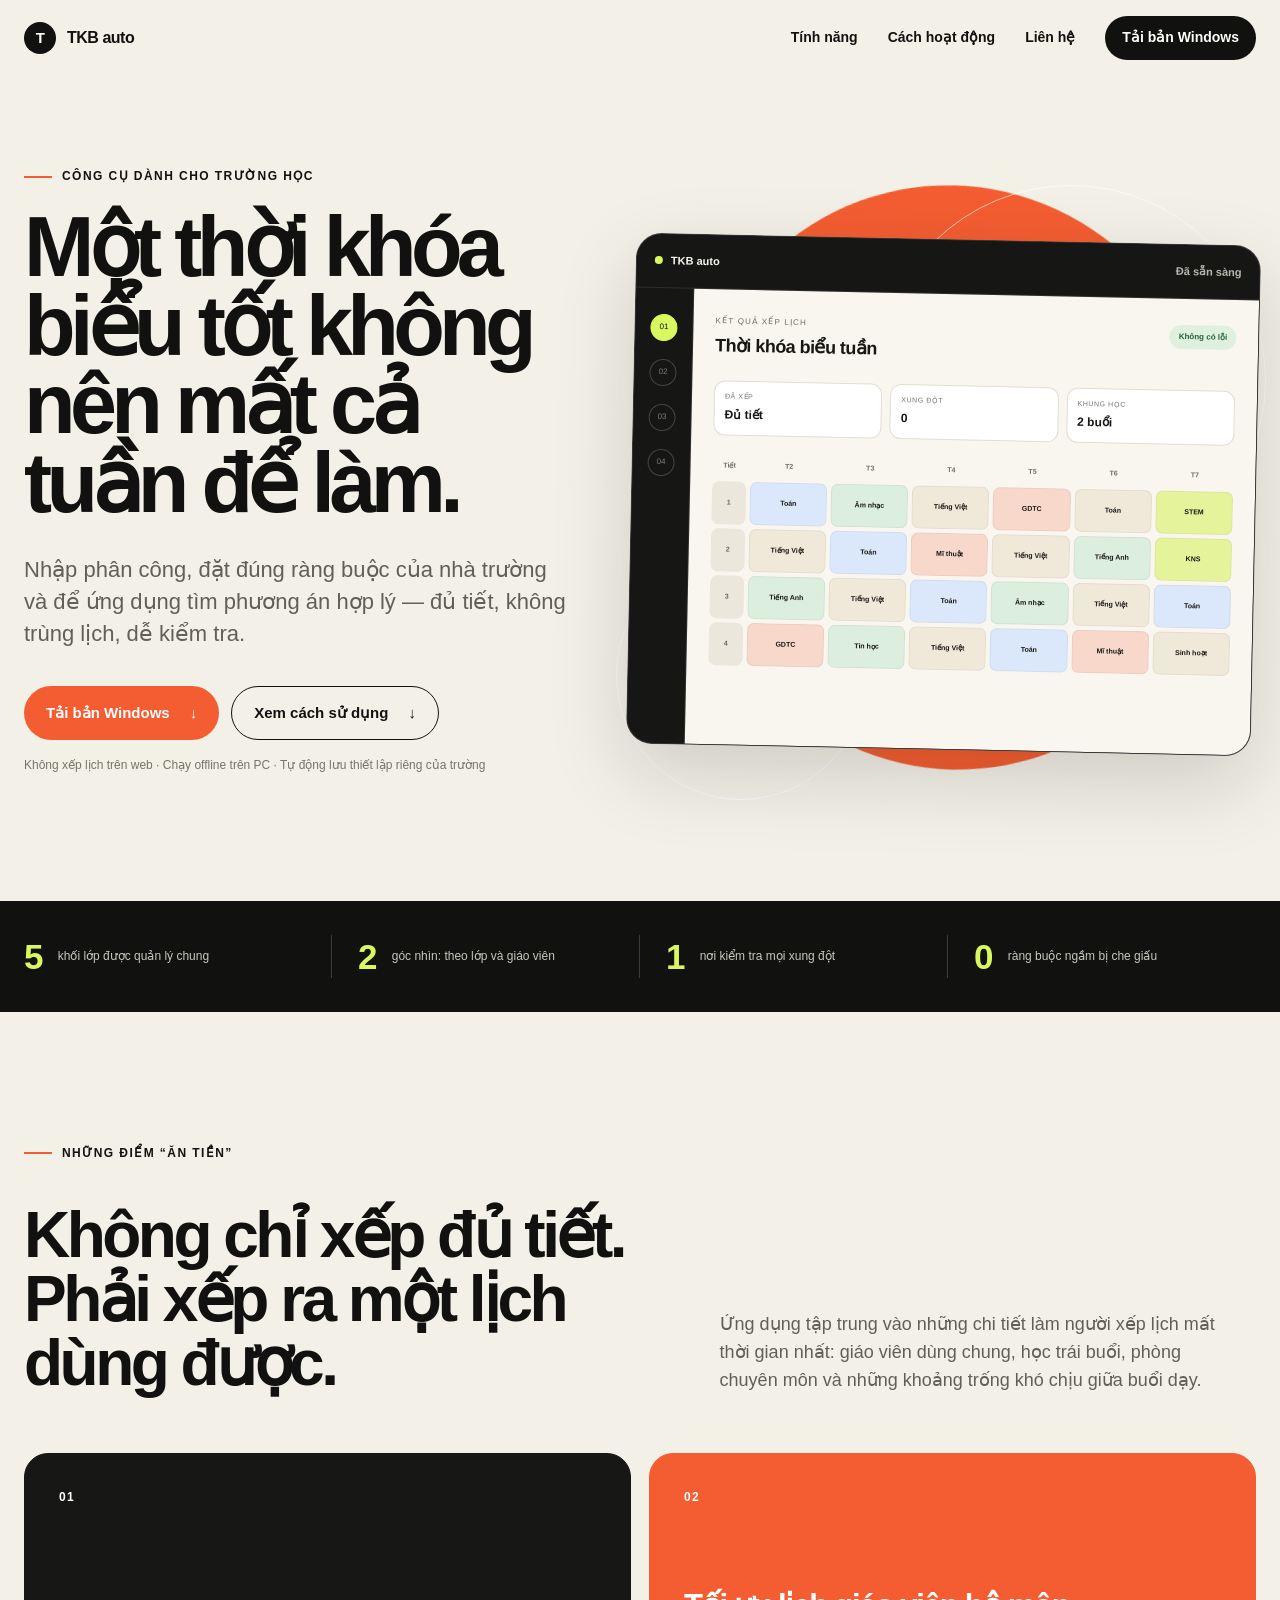
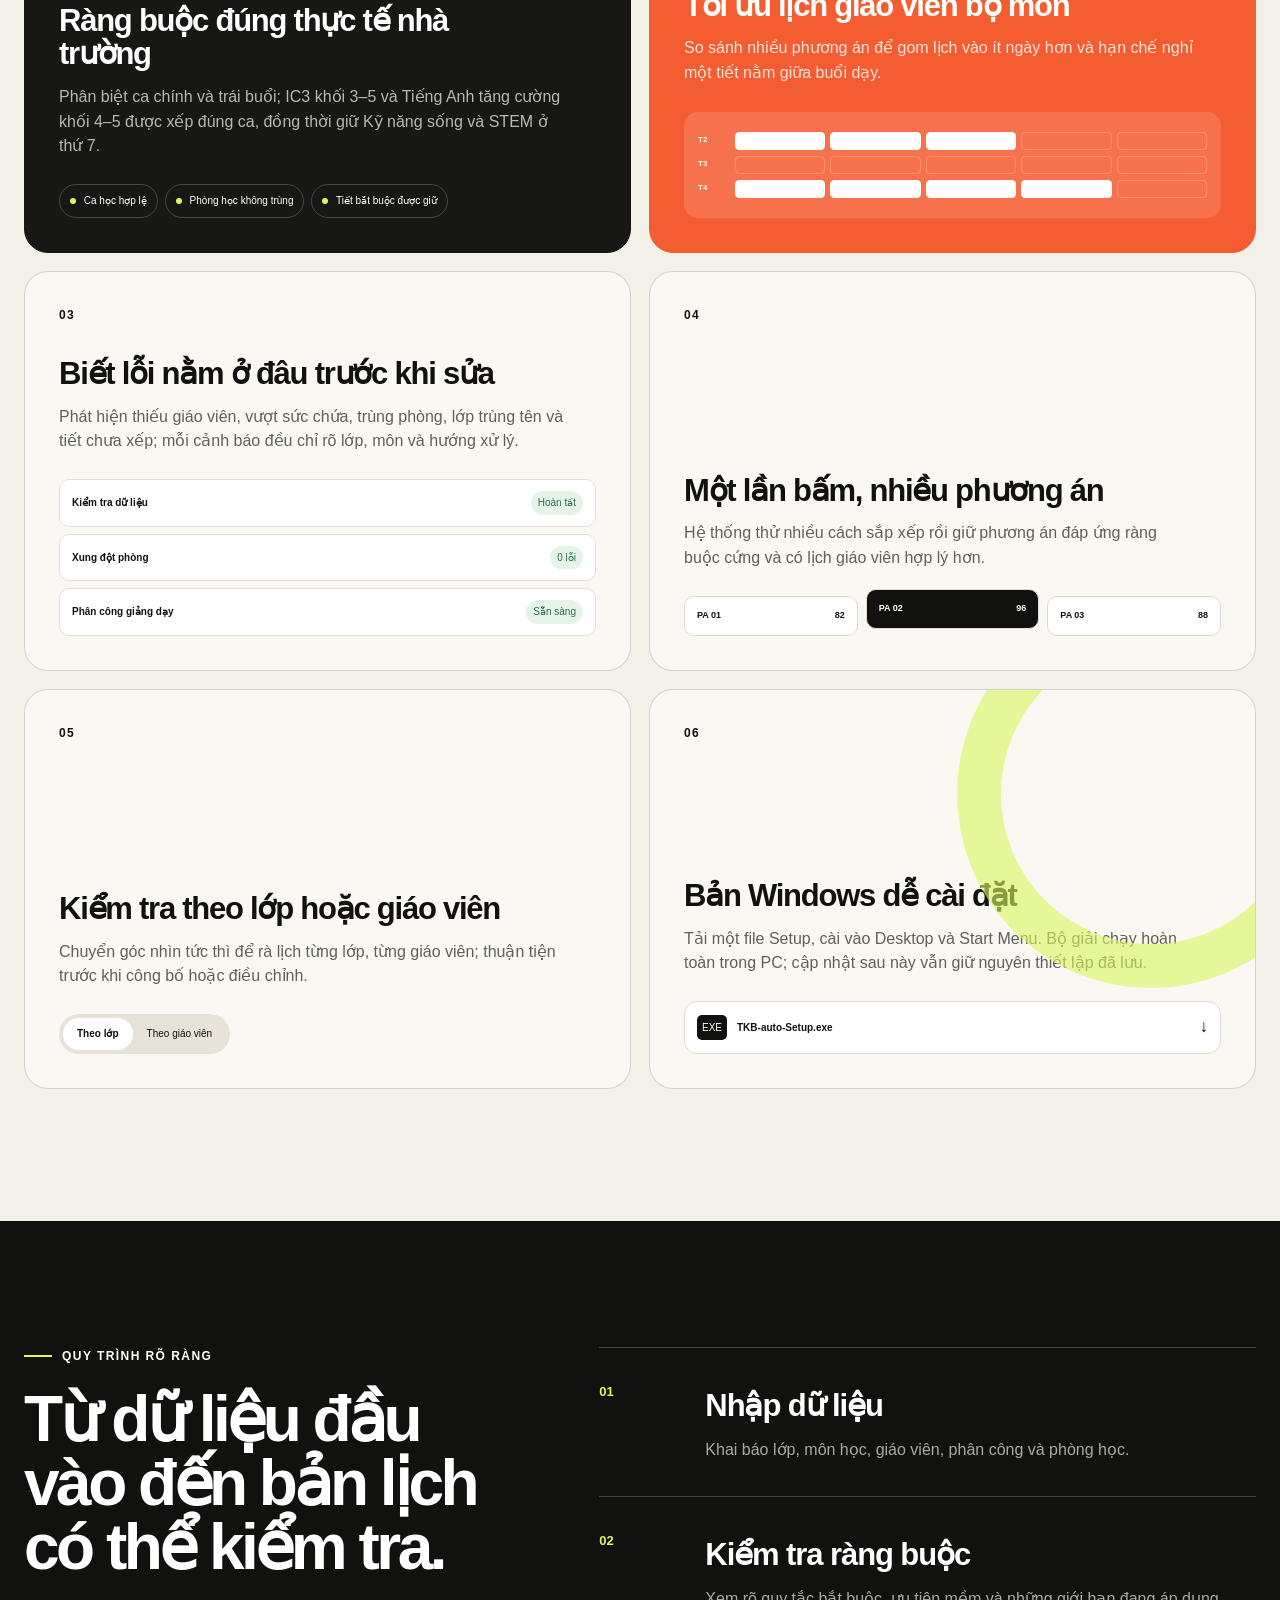
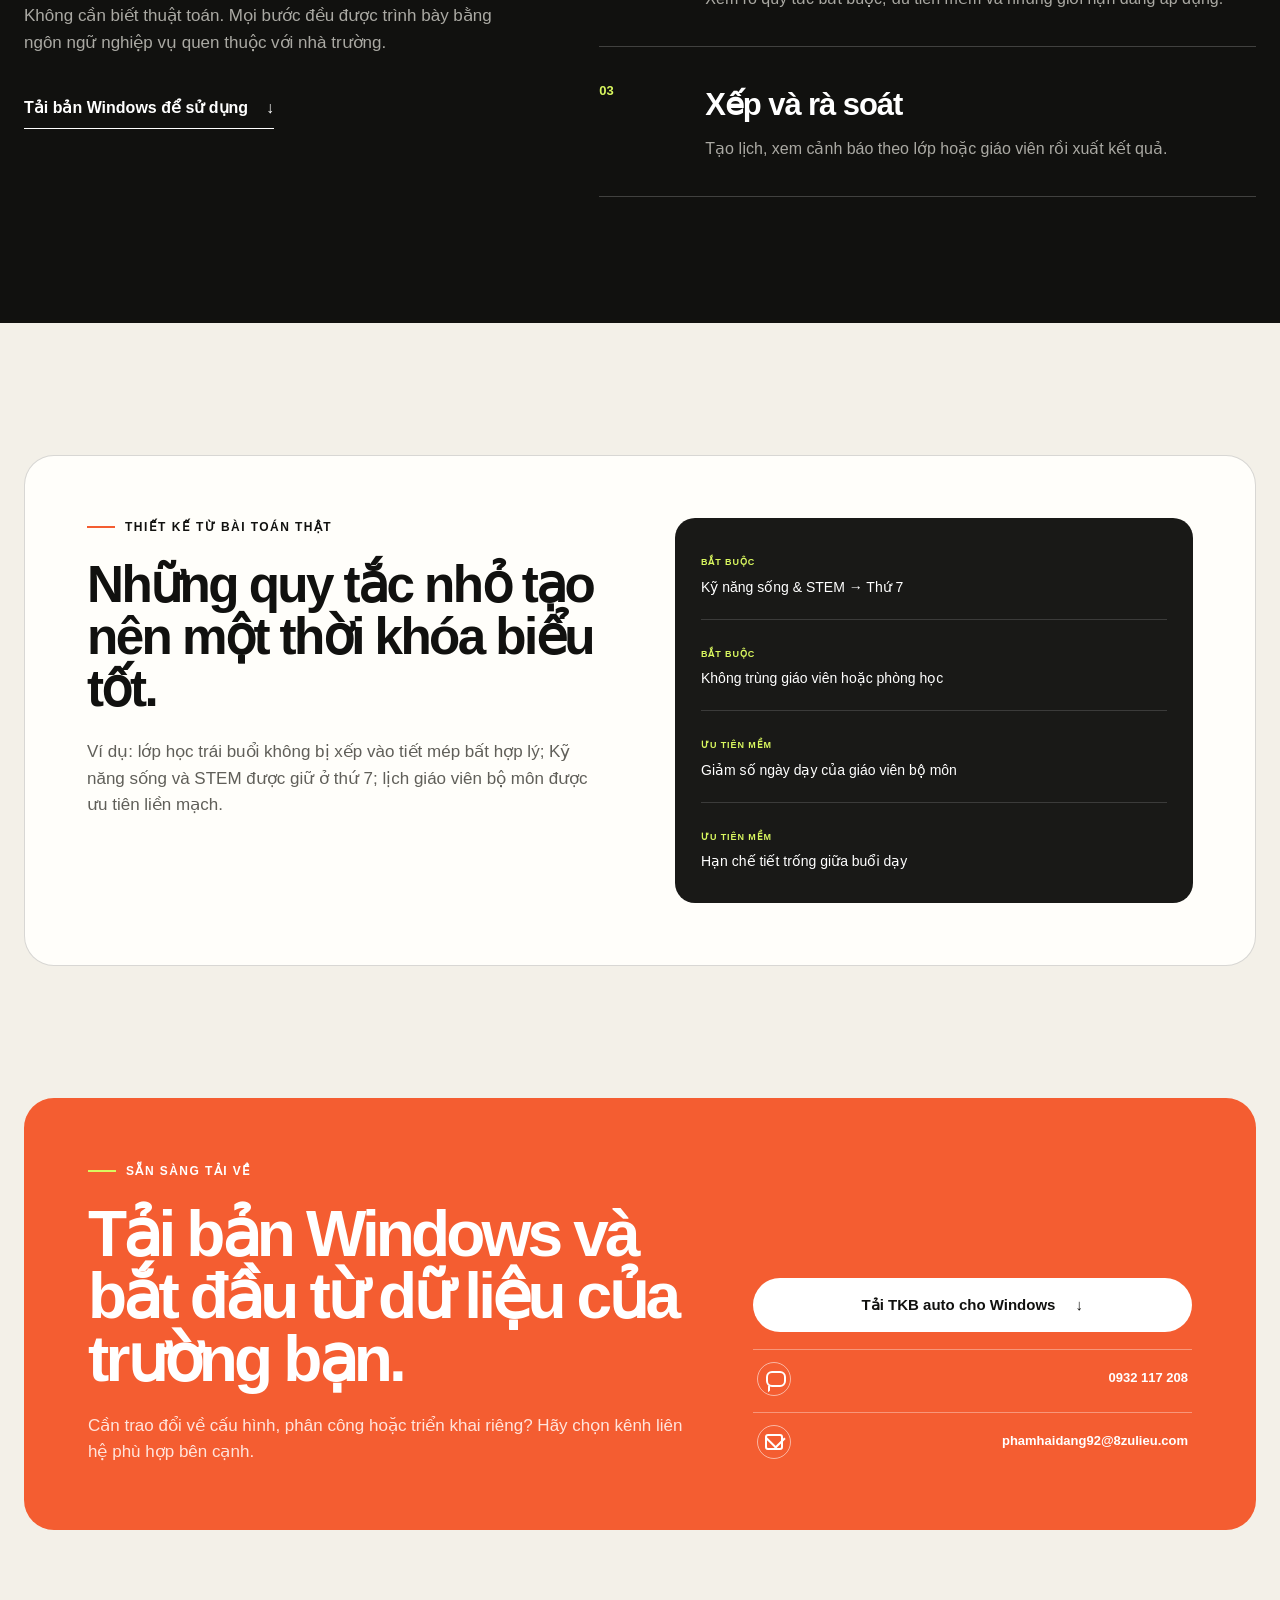
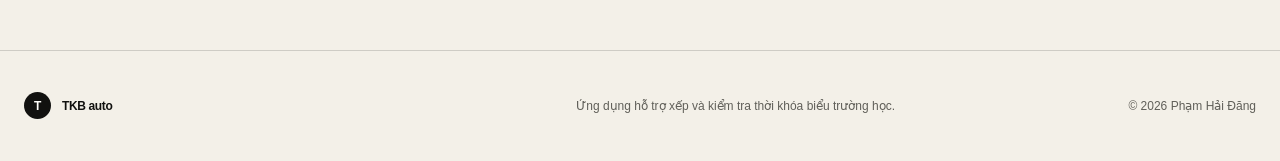
<file: public/downloads/public/index.html>
<!doctype html>
<html lang="vi">
<head>
  <meta charset="utf-8">
  <meta name="viewport" content="width=device-width, initial-scale=1">
  <title>TKB auto — Xếp lịch nhanh, kiểm tra rõ, sửa dễ</title>
  <meta name="description" content="Ứng dụng xếp thời khóa biểu trường học với ràng buộc thực tế, tối ưu lịch giáo viên bộ môn và kiểm tra xung đột rõ ràng.">
  <meta name="theme-color" content="#f3f0e8">
  <meta property="og:title" content="TKB auto — Xếp lịch bớt áp lực">
  <meta property="og:description" content="Từ phân công giảng dạy đến thời khóa biểu hoàn chỉnh, có kiểm tra ràng buộc và tối ưu lịch giáo viên.">
  <meta property="og:type" content="website">
  <link rel="apple-touch-icon" href="./icons/icon-192.png">
  <link rel="stylesheet" href="./assets/styles.css">
  <!-- Bản CSS nhúng giúp trang vẫn hiển thị đúng khi nền tảng triển khai
       làm sai đường dẫn hoặc chưa tải được thư mục assets. -->
  <style id="bundled-critical-styles">
:root{
  --ink:#11110f;
  --muted:#605f59;
  --paper:#f3f0e8;
  --paper-2:#eae5da;
  --white:#fffefa;
  --orange:#f45d31;
  --orange-dark:#d9471f;
  --lime:#d9f75f;
  --blue:#a8c8ff;
  --green:#b7e7c4;
  --line:rgba(17,17,15,.16);
  --radius:24px;
  --shadow:0 28px 80px rgba(20,18,13,.16);
}

*{box-sizing:border-box}
html{scroll-behavior:smooth}
body{
  margin:0;
  background:var(--paper);
  color:var(--ink);
  font-family:Inter,ui-sans-serif,-apple-system,BlinkMacSystemFont,"Segoe UI",Arial,sans-serif;
  font-size:16px;
  line-height:1.55;
  -webkit-font-smoothing:antialiased;
}
a{color:inherit;text-decoration:none}
button{font:inherit}
.shell{width:min(1240px,calc(100% - 48px));margin-inline:auto}
.skip-link{position:fixed;left:16px;top:-60px;z-index:100;background:#fff;padding:12px 16px;border-radius:8px;font-weight:700}
.skip-link:focus{top:12px}

.site-header{
  position:sticky;
  top:0;
  z-index:50;
  background:rgba(243,240,232,.86);
  border-bottom:1px solid transparent;
  backdrop-filter:blur(18px);
}
.site-header.scrolled{border-bottom-color:var(--line)}
.nav-wrap{min-height:76px;display:flex;align-items:center;justify-content:space-between;gap:28px}
.brand{display:inline-flex;align-items:center;gap:11px;font-weight:760;letter-spacing:-.03em}
.brand-mark{width:32px;height:32px;border-radius:50%;display:grid;place-items:center;background:var(--ink);color:var(--white);font-size:15px}
.main-nav{display:flex;align-items:center;gap:30px;font-size:14px;font-weight:650}
.main-nav>a:not(.nav-download){position:relative}
.main-nav>a:not(.nav-download):after{content:"";position:absolute;left:0;right:100%;bottom:-5px;height:1px;background:var(--ink);transition:right .22s ease}
.main-nav>a:not(.nav-download):hover:after{right:0}
.nav-download{padding:11px 17px;background:var(--ink);color:var(--white);border-radius:999px;border:0;cursor:pointer;font:inherit}
.nav-download:hover{background:var(--orange)}
.install-button{font:inherit;cursor:pointer}
.menu-toggle{display:none;border:1px solid var(--line);background:transparent;border-radius:999px;padding:8px 13px;cursor:pointer}

.hero{display:grid;grid-template-columns:minmax(0,.93fr) minmax(520px,1.07fr);gap:64px;align-items:center;padding-top:76px;padding-bottom:100px;min-height:calc(100vh - 76px)}
.eyebrow{display:flex;align-items:center;gap:10px;margin:0 0 22px;font-size:12px;font-weight:800;letter-spacing:.12em;text-transform:uppercase}
.eyebrow span{width:28px;height:2px;background:var(--orange)}
.hero h1{font-size:clamp(50px,6.6vw,92px);line-height:.93;letter-spacing:-.067em;margin:0;max-width:760px;font-weight:750}
.hero-lead{font-size:clamp(18px,2vw,22px);line-height:1.45;color:var(--muted);max-width:650px;margin:32px 0 0}
.hero-actions{display:flex;flex-wrap:wrap;gap:12px;margin-top:36px}
.button{display:inline-flex;align-items:center;justify-content:center;gap:20px;min-height:54px;padding:0 22px;border:0;border-radius:999px;font-size:15px;font-weight:750;cursor:pointer;transition:transform .2s ease,background .2s ease,color .2s ease}
.button:hover{transform:translateY(-2px)}
.button-primary{background:var(--orange);color:#fff}
.button-primary:hover{background:var(--orange-dark)}
.button-secondary{border:1px solid var(--ink);background:transparent}
.button-secondary:hover{background:var(--ink);color:#fff}
.microcopy{font-size:12px;color:#77746c;margin-top:16px}

.product-stage{position:relative;padding:54px 0 20px;isolation:isolate}
.product-stage:before{content:"";position:absolute;inset:0 5% 0 8%;background:var(--orange);border-radius:50%;filter:blur(0);transform:rotate(-8deg);z-index:-3}
.orbit{position:absolute;border:1px solid rgba(255,255,255,.6);border-radius:50%;z-index:-1}
.orbit-one{width:390px;height:390px;right:-10px;top:0}
.orbit-two{width:250px;height:250px;left:-15px;bottom:-30px}
.product-window{background:#161614;border-radius:26px;box-shadow:var(--shadow);overflow:hidden;transform:rotate(1.2deg);border:1px solid rgba(255,255,255,.16)}
.window-bar{height:54px;display:flex;align-items:center;justify-content:space-between;padding:0 18px;color:#f6f3eb;border-bottom:1px solid rgba(255,255,255,.1);font-size:11px;font-weight:750}
.window-brand{display:flex;align-items:center;gap:8px}.dot{width:8px;height:8px;background:var(--lime);border-radius:50%}
.window-status{color:#b9b7af}
.mock-layout{display:grid;grid-template-columns:58px 1fr;min-height:455px}
.mock-sidebar{border-right:1px solid rgba(255,255,255,.1);display:flex;flex-direction:column;align-items:center;gap:18px;padding-top:26px}
.mock-step{width:27px;height:27px;border:1px solid rgba(255,255,255,.2);border-radius:50%;display:grid;place-items:center;color:#7f7e78;font-size:8px}.mock-step.active{background:var(--lime);color:#111;border-color:var(--lime)}
.mock-main{background:#f8f6ef;padding:26px 22px;color:#171714;min-width:0}
.mock-heading{display:flex;align-items:flex-start;justify-content:space-between;gap:16px}.mock-heading small{display:block;font-size:8px;letter-spacing:.15em;color:#6f6d66;margin-bottom:5px}.mock-heading strong{font-size:18px;letter-spacing:-.03em}
.success-pill{font-size:8px;font-weight:800;background:#dff0df;color:#216339;padding:6px 9px;border-radius:99px}
.metric-row{display:grid;grid-template-columns:repeat(3,1fr);gap:8px;margin:20px 0}
.metric-row div{background:#fff;border:1px solid #e3ded3;border-radius:11px;padding:10px}.metric-row span{display:block;font-size:7px;color:#77746d;text-transform:uppercase;letter-spacing:.08em}.metric-row strong{display:block;font-size:12px;margin-top:3px}
.schedule-grid{display:grid;grid-template-columns:34px repeat(6,minmax(44px,1fr));gap:4px}
.schedule-grid>span{min-height:43px;border-radius:7px;display:grid;place-items:center;text-align:center;padding:3px;font-size:7px;font-weight:700}
.grid-head{min-height:22px!important;color:#6f6d66}.period{background:#ebe7dd;color:#68665f}.cell{border:1px solid rgba(15,15,13,.05)}.cell.blue{background:#dbe8fb}.cell.green{background:#dceede}.cell.cream{background:#f0e8d8}.cell.coral{background:#f8d8cb}.cell.lime{background:#e5f49a}

.proof-band{background:var(--ink);color:#fff}
.proof-grid{display:grid;grid-template-columns:repeat(4,1fr);padding-block:34px}
.proof-grid>div{display:flex;align-items:center;gap:16px;padding:4px 26px;border-right:1px solid rgba(255,255,255,.18)}
.proof-grid>div:first-child{padding-left:0}.proof-grid>div:last-child{border-right:0}
.proof-grid strong{font-size:35px;line-height:1;color:var(--lime);letter-spacing:-.05em}.proof-grid span{font-size:12px;line-height:1.35;color:#c8c6bf}

.section{padding-top:132px;padding-bottom:132px}
.section-heading{display:grid;grid-template-columns:1.1fr .9fr;gap:40px;align-items:end;margin-bottom:58px}
.section-heading .eyebrow{grid-column:1/-1;margin-bottom:0}
.section-heading h2{font-size:clamp(42px,5vw,72px);line-height:1;letter-spacing:-.055em;margin:0;max-width:800px}
.section-heading>p:last-child{font-size:18px;color:var(--muted);margin:0;max-width:510px}
.feature-grid{display:grid;grid-template-columns:repeat(2,minmax(0,1fr));gap:18px}
.feature-card{position:relative;min-height:400px;padding:34px;border:1px solid var(--line);border-radius:var(--radius);background:rgba(255,254,250,.62);overflow:hidden;display:flex;flex-direction:column}
.feature-card h3{font-size:31px;line-height:1.08;letter-spacing:-.04em;max-width:480px;margin:auto 0 14px}
.feature-card p{color:var(--muted);font-size:16px;max-width:510px;margin:0}
.feature-number{font-size:12px;font-weight:800;letter-spacing:.12em}
.feature-dark{background:#171715;color:#fff;border-color:#171715}.feature-dark p{color:#b9b7b0}
.feature-accent{background:var(--orange);color:#fff;border-color:var(--orange)}.feature-accent p{color:#ffe6de}
.mini-rule-list{display:flex;flex-wrap:wrap;gap:7px;margin-top:25px}.mini-rule-list span{font-size:10px;padding:8px 10px;border:1px solid rgba(255,255,255,.2);border-radius:999px}.mini-rule-list i{display:inline-block;width:6px;height:6px;border-radius:50%;background:var(--lime);margin-right:5px}
.compact-schedule{margin-top:26px;background:rgba(255,255,255,.13);padding:14px;border-radius:14px}.compact-schedule div{display:grid;grid-template-columns:32px repeat(5,1fr);gap:5px;align-items:center;margin:6px 0}.compact-schedule span{font-size:8px;font-weight:800}.compact-schedule b{height:18px;border:1px solid rgba(255,255,255,.2);border-radius:4px}.compact-schedule b.on{background:#fff;border-color:#fff}
.issue-stack{display:grid;gap:7px;margin-top:25px}.issue-stack span{display:flex;justify-content:space-between;align-items:center;background:#fff;border:1px solid #e4dfd4;padding:11px 12px;border-radius:10px;font-size:10px}.issue-stack em{font-style:normal;color:#26714a;background:#e5f3e8;padding:4px 7px;border-radius:99px}
.option-cards{display:flex;gap:8px;margin-top:25px}.option-cards span{flex:1;background:#fff;border:1px solid #ded9cf;border-radius:10px;padding:12px;font-size:9px;font-weight:800}.option-cards i{float:right;font-style:normal}.option-cards .chosen{background:var(--ink);color:#fff;transform:translateY(-7px)}
.view-switch{display:flex;background:#e8e3d8;padding:4px;border-radius:999px;margin-top:25px;width:max-content;max-width:100%}.view-switch span{font-size:10px;padding:8px 14px;border-radius:999px}.view-switch .active{background:#fff;font-weight:800}
.feature-lined:after{content:"";position:absolute;right:-90px;top:-90px;width:300px;height:300px;border:44px solid var(--lime);border-radius:50%;opacity:.6}.file-chip{position:relative;z-index:1;display:flex;align-items:center;gap:10px;background:#fff;border:1px solid #dfdbd0;border-radius:13px;padding:12px;margin-top:25px;font-size:10px}.file-chip span{background:var(--ink);color:#fff;border-radius:5px;padding:5px}.file-chip b{flex:1}.file-chip em{font-style:normal;font-size:17px}

.workflow-section{background:var(--ink);color:#fff;padding:126px 0}
.workflow-wrap{display:grid;grid-template-columns:.85fr 1.15fr;gap:90px;align-items:start}
.eyebrow-light{color:#fff}.eyebrow-light span{background:var(--lime)}
.workflow-copy{position:sticky;top:120px}.workflow-copy h2{font-size:clamp(42px,5vw,68px);line-height:1;letter-spacing:-.055em;margin:0 0 24px}.workflow-copy>p:not(.eyebrow){color:#aaa9a3;font-size:17px;max-width:500px}.text-link{display:inline-flex;gap:18px;margin-top:23px;border-bottom:1px solid #fff;padding-bottom:7px;font-weight:750}
.workflow-list{list-style:none;padding:0;margin:0}.workflow-list li{display:grid;grid-template-columns:80px 1fr;gap:26px;padding:34px 0;border-top:1px solid rgba(255,255,255,.2)}.workflow-list li:last-child{border-bottom:1px solid rgba(255,255,255,.2)}.workflow-list>li>span{font-size:13px;color:var(--lime);font-weight:800}.workflow-list h3{font-size:31px;margin:0 0 8px;letter-spacing:-.035em}.workflow-list p{margin:0;color:#aaa9a3;max-width:520px}

.reality-panel{display:grid;grid-template-columns:1fr 1fr;gap:70px;background:var(--white);border:1px solid var(--line);border-radius:30px;padding:62px}
.reality-copy h2{font-size:clamp(38px,4vw,58px);line-height:1.02;letter-spacing:-.05em;margin:0 0 24px}.reality-copy>p:last-child{color:var(--muted);font-size:17px}
.rule-board{background:#191917;color:#fff;border-radius:20px;padding:10px 26px}.rule-board div{padding:20px 0;border-bottom:1px solid rgba(255,255,255,.15)}.rule-board div:last-child{border:0}.rule-board span{font-size:9px;letter-spacing:.1em;text-transform:uppercase;color:var(--lime);font-weight:800}.rule-board p{margin:4px 0 0;font-size:14px}

.contact-section{padding:0 0 120px}
.contact-card{background:var(--orange);color:#fff;border-radius:30px;padding:64px;display:grid;grid-template-columns:1.15fr .85fr;gap:70px;align-items:end}
.contact-card h2{font-size:clamp(42px,5vw,72px);line-height:.98;letter-spacing:-.06em;margin:0 0 22px}.contact-card p:not(.eyebrow){color:#ffe4dc;font-size:17px;max-width:650px;margin-bottom:0}
.contact-actions{display:grid;gap:9px}.button-light{background:#fff;color:var(--ink);margin-bottom:8px}.button-light:hover{background:var(--lime)}
.contact-link{display:flex;align-items:center;justify-content:space-between;gap:20px;border-top:1px solid rgba(255,255,255,.35);padding:12px 4px 7px}.contact-link strong{font-size:13px;text-align:right;overflow-wrap:anywhere}
.contact-icon{position:relative;display:inline-block;width:34px;height:34px;flex:0 0 34px;border:1px solid rgba(255,255,255,.55);border-radius:50%}
.contact-icon-chat:before{content:"";position:absolute;left:8px;top:8px;width:16px;height:12px;border:2px solid #fff;border-radius:6px}
.contact-icon-chat:after{content:"";position:absolute;left:10px;top:20px;width:6px;height:6px;border-left:2px solid #fff;transform:skewY(-38deg)}
.contact-icon-mail:before{content:"";position:absolute;inset:8px 7px;border:2px solid #fff;border-radius:3px}
.contact-icon-mail:after{content:"";position:absolute;left:10px;top:8px;width:12px;height:12px;border-right:2px solid #fff;border-bottom:2px solid #fff;transform:rotate(45deg) translate(-1px,-2px)}

.install-dialog{width:min(620px,calc(100% - 30px));border:0;border-radius:26px;padding:38px;background:var(--white);color:var(--ink);box-shadow:0 30px 100px rgba(0,0,0,.3)}
.install-dialog::backdrop{background:rgba(17,17,15,.66);backdrop-filter:blur(7px)}
.install-dialog form{position:absolute;right:18px;top:18px}.dialog-close{width:36px;height:36px;border:1px solid var(--line);border-radius:50%;background:transparent;font-size:23px;line-height:1;cursor:pointer}
.install-dialog h2{font-size:38px;line-height:1.03;letter-spacing:-.045em;margin:0 0 22px;max-width:520px}
.install-dialog ol{padding-left:22px;color:var(--muted);margin:0 0 28px}.install-dialog li{padding:5px 0 5px 6px}.install-dialog .button{width:max-content}

.site-footer{border-top:1px solid var(--line);padding:34px 0}
.footer-wrap{display:grid;grid-template-columns:1fr 1fr auto;align-items:center;gap:30px;font-size:12px;color:var(--muted)}
.brand-footer{color:var(--ink)}.brand-footer .brand-mark{width:27px;height:27px;font-size:12px}

.js .reveal{opacity:0;transform:translateY(24px);transition:opacity .7s ease,transform .7s ease}.js .reveal.visible{opacity:1;transform:none}
:focus-visible{outline:3px solid var(--blue);outline-offset:3px}
@media (prefers-reduced-motion:reduce){html{scroll-behavior:auto}.js .reveal{opacity:1;transform:none;transition:none}.button{transition:none}}

@media(max-width:1050px){
  .hero{grid-template-columns:1fr;min-height:auto;padding-top:60px}.hero-copy{max-width:850px}.product-stage{max-width:780px;width:100%;margin:auto}.section-heading{grid-template-columns:1fr}.section-heading>p:last-child{max-width:700px}.workflow-wrap{gap:50px}.reality-panel{gap:40px;padding:44px}.contact-card{grid-template-columns:1fr;gap:45px}
}
@media(max-width:780px){
  .shell{width:min(100% - 30px,1240px)}.nav-wrap{min-height:68px}.menu-toggle{display:block}.main-nav{display:none;position:absolute;left:15px;right:15px;top:64px;background:var(--white);border:1px solid var(--line);border-radius:16px;padding:15px;box-shadow:0 15px 35px rgba(0,0,0,.12);align-items:stretch;gap:2px}.main-nav.open{display:flex;flex-direction:column}.main-nav a,.main-nav button{padding:11px 12px}.nav-download{text-align:center;margin-top:5px}.hero{padding-top:48px;padding-bottom:72px;gap:38px}.hero h1{font-size:clamp(46px,14vw,72px)}.mock-layout{grid-template-columns:42px 1fr;min-height:400px}.mock-main{padding:20px 13px}.schedule-grid{grid-template-columns:27px repeat(6,minmax(33px,1fr));gap:3px}.schedule-grid>span{min-height:37px;font-size:6px}.proof-grid{grid-template-columns:1fr 1fr;gap:0}.proof-grid>div{border-right:0;border-bottom:1px solid rgba(255,255,255,.18);padding:22px 12px}.proof-grid>div:nth-child(odd){border-right:1px solid rgba(255,255,255,.18)}.section{padding-top:92px;padding-bottom:92px}.section-heading{margin-bottom:38px}.section-heading h2{font-size:44px}.feature-grid{grid-template-columns:1fr}.feature-card{min-height:360px;padding:27px}.feature-card h3{font-size:29px}.workflow-section{padding:90px 0}.workflow-wrap{grid-template-columns:1fr}.workflow-copy{position:static}.workflow-copy h2{font-size:44px}.reality-panel{grid-template-columns:1fr;padding:30px 24px}.contact-section{padding-bottom:78px}.contact-card{padding:36px 25px}.contact-card h2{font-size:44px}.footer-wrap{grid-template-columns:1fr;gap:12px}.footer-wrap p{margin:0}.install-dialog{padding:32px 24px}.install-dialog h2{font-size:32px}
}
@media(max-width:480px){
  .hero-actions{display:grid}.button{width:100%}.product-stage{padding-top:28px}.product-stage:before{inset:0}.product-window{border-radius:18px}.window-bar{height:46px}.mock-sidebar{display:none}.mock-layout{grid-template-columns:1fr}.metric-row div{padding:8px 6px}.schedule-grid{overflow:hidden}.proof-grid{grid-template-columns:1fr}.proof-grid>div:nth-child(odd){border-right:0}.section-heading h2,.workflow-copy h2,.contact-card h2{font-size:38px}.feature-card{min-height:340px}.workflow-list li{grid-template-columns:44px 1fr;gap:12px}.workflow-list h3{font-size:25px}.contact-link{align-items:center;flex-direction:row;gap:12px}.contact-link strong{text-align:right}.reality-panel{border-radius:22px}.contact-card{border-radius:22px}
}

  </style>
</head>
<body>
  <a class="skip-link" href="#main">Đi thẳng tới nội dung</a>

  <header class="site-header" id="top">
    <div class="shell nav-wrap">
      <a class="brand" href="#top" aria-label="TKB auto - Trang chủ">
        <span class="brand-mark" aria-hidden="true">T</span>
        <span>TKB auto</span>
      </a>
      <button class="menu-toggle" type="button" aria-expanded="false" aria-controls="main-nav">Menu</button>
      <nav class="main-nav" id="main-nav" aria-label="Điều hướng chính">
        <a href="#features">Tính năng</a>
        <a href="#workflow">Cách hoạt động</a>
        <a href="#contact">Liên hệ</a>
        <a class="nav-download" href="./downloads/TKB-auto-Setup.exe" download data-desktop-download>Tải bản Windows</a>
      </nav>
    </div>
  </header>

  <main id="main">
    <section class="hero shell">
      <div class="hero-copy reveal">
        <p class="eyebrow"><span></span> Công cụ dành cho trường học</p>
        <h1>Một thời khóa biểu tốt không nên mất cả tuần để làm.</h1>
        <p class="hero-lead">Nhập phân công, đặt đúng ràng buộc của nhà trường và để ứng dụng tìm phương án hợp lý — đủ tiết, không trùng lịch, dễ kiểm tra.</p>
        <div class="hero-actions">
          <a class="button button-primary" href="./downloads/TKB-auto-Setup.exe" download data-desktop-download>Tải bản Windows <span aria-hidden="true">↓</span></a>
          <a class="button button-secondary" href="#workflow">Xem cách sử dụng <span aria-hidden="true">↓</span></a>
        </div>
        <p class="microcopy">Không xếp lịch trên web · Chạy offline trên PC · Tự động lưu thiết lập riêng của trường</p>
      </div>

      <div class="product-stage reveal" aria-label="Minh họa giao diện ứng dụng thời khóa biểu">
        <div class="orbit orbit-one"></div>
        <div class="orbit orbit-two"></div>
        <div class="product-window">
          <div class="window-bar">
            <div class="window-brand"><span class="dot"></span> TKB auto</div>
            <div class="window-status">Đã sẵn sàng</div>
          </div>
          <div class="mock-layout">
            <aside class="mock-sidebar" aria-hidden="true">
              <span class="mock-step active">01</span>
              <span class="mock-step">02</span>
              <span class="mock-step">03</span>
              <span class="mock-step">04</span>
            </aside>
            <div class="mock-main">
              <div class="mock-heading">
                <div><small>KẾT QUẢ XẾP LỊCH</small><strong>Thời khóa biểu tuần</strong></div>
                <span class="success-pill">Không có lỗi</span>
              </div>
              <div class="metric-row">
                <div><span>Đã xếp</span><strong>Đủ tiết</strong></div>
                <div><span>Xung đột</span><strong>0</strong></div>
                <div><span>Khung học</span><strong>2 buổi</strong></div>
              </div>
              <div class="schedule-grid" aria-hidden="true">
                <span class="grid-head">Tiết</span><span class="grid-head">T2</span><span class="grid-head">T3</span><span class="grid-head">T4</span><span class="grid-head">T5</span><span class="grid-head">T6</span><span class="grid-head">T7</span>
                <span class="period">1</span><span class="cell blue">Toán</span><span class="cell green">Âm nhạc</span><span class="cell cream">Tiếng Việt</span><span class="cell coral">GDTC</span><span class="cell cream">Toán</span><span class="cell lime">STEM</span>
                <span class="period">2</span><span class="cell cream">Tiếng Việt</span><span class="cell blue">Toán</span><span class="cell coral">Mĩ thuật</span><span class="cell cream">Tiếng Việt</span><span class="cell green">Tiếng Anh</span><span class="cell lime">KNS</span>
                <span class="period">3</span><span class="cell green">Tiếng Anh</span><span class="cell cream">Tiếng Việt</span><span class="cell blue">Toán</span><span class="cell green">Âm nhạc</span><span class="cell cream">Tiếng Việt</span><span class="cell blue">Toán</span>
                <span class="period">4</span><span class="cell coral">GDTC</span><span class="cell green">Tin học</span><span class="cell cream">Tiếng Việt</span><span class="cell blue">Toán</span><span class="cell coral">Mĩ thuật</span><span class="cell cream">Sinh hoạt</span>
              </div>
            </div>
          </div>
        </div>
      </div>
    </section>

    <section class="proof-band" aria-label="Lợi ích tổng quan">
      <div class="shell proof-grid">
        <div><strong>5</strong><span>khối lớp được quản lý chung</span></div>
        <div><strong>2</strong><span>góc nhìn: theo lớp và giáo viên</span></div>
        <div><strong>1</strong><span>nơi kiểm tra mọi xung đột</span></div>
        <div><strong>0</strong><span>ràng buộc ngầm bị che giấu</span></div>
      </div>
    </section>

    <section class="section shell" id="features">
      <div class="section-heading reveal">
        <p class="eyebrow"><span></span> Những điểm “ăn tiền”</p>
        <h2>Không chỉ xếp đủ tiết.<br>Phải xếp ra một lịch dùng được.</h2>
        <p>Ứng dụng tập trung vào những chi tiết làm người xếp lịch mất thời gian nhất: giáo viên dùng chung, học trái buổi, phòng chuyên môn và những khoảng trống khó chịu giữa buổi dạy.</p>
      </div>

      <div class="feature-grid">
        <article class="feature-card feature-dark reveal">
          <span class="feature-number">01</span>
          <h3>Ràng buộc đúng thực tế nhà trường</h3>
          <p>Phân biệt ca chính và trái buổi; IC3 khối 3–5 và Tiếng Anh tăng cường khối 4–5 được xếp đúng ca, đồng thời giữ Kỹ năng sống và STEM ở thứ 7.</p>
          <div class="mini-rule-list" aria-hidden="true">
            <span><i></i> Ca học hợp lệ</span>
            <span><i></i> Phòng học không trùng</span>
            <span><i></i> Tiết bắt buộc được giữ</span>
          </div>
        </article>

        <article class="feature-card feature-accent reveal">
          <span class="feature-number">02</span>
          <h3>Tối ưu lịch giáo viên bộ môn</h3>
          <p>So sánh nhiều phương án để gom lịch vào ít ngày hơn và hạn chế nghỉ một tiết nằm giữa buổi dạy.</p>
          <div class="compact-schedule" aria-hidden="true">
            <div><span>T2</span><b class="on"></b><b class="on"></b><b class="on"></b><b></b><b></b></div>
            <div><span>T3</span><b></b><b></b><b></b><b></b><b></b></div>
            <div><span>T4</span><b class="on"></b><b class="on"></b><b class="on"></b><b class="on"></b><b></b></div>
          </div>
        </article>

        <article class="feature-card reveal">
          <span class="feature-number">03</span>
          <h3>Biết lỗi nằm ở đâu trước khi sửa</h3>
          <p>Phát hiện thiếu giáo viên, vượt sức chứa, trùng phòng, lớp trùng tên và tiết chưa xếp; mỗi cảnh báo đều chỉ rõ lớp, môn và hướng xử lý.</p>
          <div class="issue-stack" aria-hidden="true">
            <span><b>Kiểm tra dữ liệu</b><em>Hoàn tất</em></span>
            <span><b>Xung đột phòng</b><em>0 lỗi</em></span>
            <span><b>Phân công giảng dạy</b><em>Sẵn sàng</em></span>
          </div>
        </article>

        <article class="feature-card reveal">
          <span class="feature-number">04</span>
          <h3>Một lần bấm, nhiều phương án</h3>
          <p>Hệ thống thử nhiều cách sắp xếp rồi giữ phương án đáp ứng ràng buộc cứng và có lịch giáo viên hợp lý hơn.</p>
          <div class="option-cards" aria-hidden="true">
            <span>PA 01 <i>82</i></span>
            <span class="chosen">PA 02 <i>96</i></span>
            <span>PA 03 <i>88</i></span>
          </div>
        </article>

        <article class="feature-card reveal">
          <span class="feature-number">05</span>
          <h3>Kiểm tra theo lớp hoặc giáo viên</h3>
          <p>Chuyển góc nhìn tức thì để rà lịch từng lớp, từng giáo viên; thuận tiện trước khi công bố hoặc điều chỉnh.</p>
          <div class="view-switch" aria-hidden="true"><span class="active">Theo lớp</span><span>Theo giáo viên</span></div>
        </article>

        <article class="feature-card feature-lined reveal">
          <span class="feature-number">06</span>
          <h3>Bản Windows dễ cài đặt</h3>
          <p>Tải một file Setup, cài vào Desktop và Start Menu. Bộ giải chạy hoàn toàn trong PC; cập nhật sau này vẫn giữ nguyên thiết lập đã lưu.</p>
          <div class="file-chip" aria-hidden="true"><span>EXE</span><b>TKB-auto-Setup.exe</b><em>↓</em></div>
        </article>
      </div>
    </section>

    <section class="workflow-section" id="workflow">
      <div class="shell workflow-wrap">
        <div class="workflow-copy reveal">
          <p class="eyebrow eyebrow-light"><span></span> Quy trình rõ ràng</p>
          <h2>Từ dữ liệu đầu vào đến bản lịch có thể kiểm tra.</h2>
          <p>Không cần biết thuật toán. Mọi bước đều được trình bày bằng ngôn ngữ nghiệp vụ quen thuộc với nhà trường.</p>
          <a class="text-link" href="./downloads/TKB-auto-Setup.exe" download data-desktop-download>Tải bản Windows để sử dụng <span aria-hidden="true">↓</span></a>
        </div>
        <ol class="workflow-list">
          <li class="reveal"><span>01</span><div><h3>Nhập dữ liệu</h3><p>Khai báo lớp, môn học, giáo viên, phân công và phòng học.</p></div></li>
          <li class="reveal"><span>02</span><div><h3>Kiểm tra ràng buộc</h3><p>Xem rõ quy tắc bắt buộc, ưu tiên mềm và những giới hạn đang áp dụng.</p></div></li>
          <li class="reveal"><span>03</span><div><h3>Xếp và rà soát</h3><p>Tạo lịch, xem cảnh báo theo lớp hoặc giáo viên rồi xuất kết quả.</p></div></li>
        </ol>
      </div>
    </section>

    <section class="section shell">
      <div class="reality-panel reveal">
        <div class="reality-copy">
          <p class="eyebrow"><span></span> Thiết kế từ bài toán thật</p>
          <h2>Những quy tắc nhỏ tạo nên một thời khóa biểu tốt.</h2>
          <p>Ví dụ: lớp học trái buổi không bị xếp vào tiết mép bất hợp lý; Kỹ năng sống và STEM được giữ ở thứ 7; lịch giáo viên bộ môn được ưu tiên liền mạch.</p>
        </div>
        <div class="rule-board" aria-label="Ví dụ các ràng buộc của ứng dụng">
          <div><span>Bắt buộc</span><p>Kỹ năng sống & STEM → Thứ 7</p></div>
          <div><span>Bắt buộc</span><p>Không trùng giáo viên hoặc phòng học</p></div>
          <div><span>Ưu tiên mềm</span><p>Giảm số ngày dạy của giáo viên bộ môn</p></div>
          <div><span>Ưu tiên mềm</span><p>Hạn chế tiết trống giữa buổi dạy</p></div>
        </div>
      </div>
    </section>

    <section class="contact-section" id="contact">
      <div class="shell contact-card reveal">
        <div>
          <p class="eyebrow eyebrow-light"><span></span> Sẵn sàng tải về</p>
          <h2>Tải bản Windows và bắt đầu từ dữ liệu của trường bạn.</h2>
          <p>Cần trao đổi về cấu hình, phân công hoặc triển khai riêng? Hãy chọn kênh liên hệ phù hợp bên cạnh.</p>
        </div>
        <div class="contact-actions">
          <a class="button button-light" href="./downloads/TKB-auto-Setup.exe" download data-desktop-download>Tải TKB auto cho Windows <span aria-hidden="true">↓</span></a>
          <a class="contact-link" href="https://zalo.me/0932117208" target="_blank" rel="noopener noreferrer" aria-label="Nhắn tin theo số 0932 117 208"><span class="contact-icon contact-icon-chat" aria-hidden="true"></span><strong>0932 117 208</strong></a>
          <a class="contact-link" href="mailto:phamhaidang92@8zulieu.com" aria-label="Gửi thư đến phamhaidang92@8zulieu.com"><span class="contact-icon contact-icon-mail" aria-hidden="true"></span><strong>phamhaidang92@8zulieu.com</strong></a>
        </div>
      </div>
    </section>
  </main>

  <footer class="site-footer">
    <div class="shell footer-wrap">
      <div class="brand brand-footer"><span class="brand-mark" aria-hidden="true">T</span><span>TKB auto</span></div>
      <p>Ứng dụng hỗ trợ xếp và kiểm tra thời khóa biểu trường học.</p>
      <p>© <span id="year">2026</span> Phạm Hải Đăng</p>
    </div>
  </footer>
  <!-- JavaScript được nhúng để menu không phụ thuộc thư mục assets. -->
  <script id="bundled-site-script">
document.documentElement.classList.add('js');

const header = document.querySelector('.site-header');
const menuButton = document.querySelector('.menu-toggle');
const nav = document.querySelector('.main-nav');

function syncHeader(){
  header?.classList.toggle('scrolled', window.scrollY > 8);
}

syncHeader();
window.addEventListener('scroll', syncHeader, {passive:true});

menuButton?.addEventListener('click', () => {
  const open = nav.classList.toggle('open');
  menuButton.setAttribute('aria-expanded', String(open));
});

nav?.querySelectorAll('a').forEach(link => link.addEventListener('click', () => {
  nav.classList.remove('open');
  menuButton?.setAttribute('aria-expanded', 'false');
}));

if('serviceWorker' in navigator){
  window.addEventListener('load', async () => {
    try{
      const registrations=await navigator.serviceWorker.getRegistrations();
      await Promise.all(registrations.map(item=>item.unregister()));
    }catch(error){ console.warn('Không thể dọn service worker cũ:',error); }
  });
}

const reduceMotion = window.matchMedia('(prefers-reduced-motion: reduce)').matches;
const reveals = document.querySelectorAll('.reveal');

if(reduceMotion || !('IntersectionObserver' in window)){
  reveals.forEach(item => item.classList.add('visible'));
}else{
  const observer = new IntersectionObserver(entries => {
    entries.forEach(entry => {
      if(entry.isIntersecting){
        entry.target.classList.add('visible');
        observer.unobserve(entry.target);
      }
    });
  }, {threshold:.12});
  reveals.forEach(item => observer.observe(item));
}

const year = document.getElementById('year');
if(year) year.textContent = String(new Date().getFullYear());

let installerDownloadRunning=false;
async function downloadDesktopInstaller(event){
  event.preventDefault();
  if(installerDownloadRunning) return;
  installerDownloadRunning=true;
  const links=[...document.querySelectorAll('[data-desktop-download]')];
  const originalLabels=links.map(link=>link.innerHTML);
  links.forEach(link=>{link.setAttribute('aria-disabled','true');link.innerHTML='Đang tải bộ cài…';});
  try{
    const manifestResponse=await fetch('./downloads/TKB-auto-Setup.manifest.json',{cache:'no-store'});
    if(!manifestResponse.ok) throw new Error('Không đọc được danh sách tệp bộ cài.');
    const manifest=await manifestResponse.json();
    if(!manifest||!Array.isArray(manifest.parts)||!manifest.parts.length) throw new Error('Danh sách tệp bộ cài không hợp lệ.');
    const chunks=[]; let received=0;
    for(let index=0;index<manifest.parts.length;index++){
      links.forEach(link=>{link.innerHTML=`Đang tải ${index+1}/${manifest.parts.length}…`;});
      const response=await fetch(`./downloads/${manifest.parts[index].file}`,{cache:'no-store'});
      if(!response.ok) throw new Error(`Thiếu phần ${index+1} của bộ cài.`);
      const chunk=await response.arrayBuffer();
      if(chunk.byteLength!==manifest.parts[index].bytes) throw new Error(`Phần ${index+1} tải chưa đủ.`);
      chunks.push(chunk); received+=chunk.byteLength;
    }
    if(received!==manifest.bytes) throw new Error('Bộ cài tải chưa đủ dung lượng.');
    const blob=new Blob(chunks,{type:'application/vnd.microsoft.portable-executable'});
    const url=URL.createObjectURL(blob);
    const anchor=document.createElement('a');
    anchor.href=url; anchor.download=manifest.fileName||'TKB-auto-Setup.exe';
    document.body.appendChild(anchor); anchor.click(); anchor.remove();
    setTimeout(()=>URL.revokeObjectURL(url),60000);
  }catch(error){
    console.error(error);
    alert('Không tải được trọn bộ cài TKB auto. Vui lòng kiểm tra mạng rồi thử lại.\n\n'+(error&&error.message?error.message:String(error)));
  }finally{
    installerDownloadRunning=false;
    links.forEach((link,index)=>{link.removeAttribute('aria-disabled');link.innerHTML=originalLabels[index];});
  }
}
document.querySelectorAll('[data-desktop-download]').forEach(link=>link.addEventListener('click',downloadDesktopInstaller));

  </script>
</body>
</html>
</file>
<file: public/assets/styles.css>
:root{
  --ink:#11110f;
  --muted:#605f59;
  --paper:#f3f0e8;
  --paper-2:#eae5da;
  --white:#fffefa;
  --orange:#f45d31;
  --orange-dark:#d9471f;
  --lime:#d9f75f;
  --blue:#a8c8ff;
  --green:#b7e7c4;
  --line:rgba(17,17,15,.16);
  --radius:24px;
  --shadow:0 28px 80px rgba(20,18,13,.16);
}

*{box-sizing:border-box}
html{scroll-behavior:smooth}
body{
  margin:0;
  background:var(--paper);
  color:var(--ink);
  font-family:Inter,ui-sans-serif,-apple-system,BlinkMacSystemFont,"Segoe UI",Arial,sans-serif;
  font-size:16px;
  line-height:1.55;
  -webkit-font-smoothing:antialiased;
}
a{color:inherit;text-decoration:none}
button{font:inherit}
.shell{width:min(1240px,calc(100% - 48px));margin-inline:auto}
.skip-link{position:fixed;left:16px;top:-60px;z-index:100;background:#fff;padding:12px 16px;border-radius:8px;font-weight:700}
.skip-link:focus{top:12px}

.site-header{
  position:sticky;
  top:0;
  z-index:50;
  background:rgba(243,240,232,.86);
  border-bottom:1px solid transparent;
  backdrop-filter:blur(18px);
}
.site-header.scrolled{border-bottom-color:var(--line)}
.nav-wrap{min-height:76px;display:flex;align-items:center;justify-content:space-between;gap:28px}
.brand{display:inline-flex;align-items:center;gap:11px;font-weight:760;letter-spacing:-.03em}
.brand-mark{width:32px;height:32px;border-radius:50%;display:grid;place-items:center;background:var(--ink);color:var(--white);font-size:15px}
.main-nav{display:flex;align-items:center;gap:30px;font-size:14px;font-weight:650}
.main-nav>a:not(.nav-download){position:relative}
.main-nav>a:not(.nav-download):after{content:"";position:absolute;left:0;right:100%;bottom:-5px;height:1px;background:var(--ink);transition:right .22s ease}
.main-nav>a:not(.nav-download):hover:after{right:0}
.nav-download{padding:11px 17px;background:var(--ink);color:var(--white);border-radius:999px;border:0;cursor:pointer;font:inherit}
.nav-download:hover{background:var(--orange)}
.install-button{font:inherit;cursor:pointer}
.menu-toggle{display:none;border:1px solid var(--line);background:transparent;border-radius:999px;padding:8px 13px;cursor:pointer}

.hero{display:grid;grid-template-columns:minmax(0,.93fr) minmax(520px,1.07fr);gap:64px;align-items:center;padding-top:76px;padding-bottom:100px;min-height:calc(100vh - 76px)}
.eyebrow{display:flex;align-items:center;gap:10px;margin:0 0 22px;font-size:12px;font-weight:800;letter-spacing:.12em;text-transform:uppercase}
.eyebrow span{width:28px;height:2px;background:var(--orange)}
.hero h1{font-size:clamp(50px,6.6vw,92px);line-height:.93;letter-spacing:-.067em;margin:0;max-width:760px;font-weight:750}
.hero-lead{font-size:clamp(18px,2vw,22px);line-height:1.45;color:var(--muted);max-width:650px;margin:32px 0 0}
.hero-actions{display:flex;flex-wrap:wrap;gap:12px;margin-top:36px}
.button{display:inline-flex;align-items:center;justify-content:center;gap:20px;min-height:54px;padding:0 22px;border:0;border-radius:999px;font-size:15px;font-weight:750;cursor:pointer;transition:transform .2s ease,background .2s ease,color .2s ease}
.button:hover{transform:translateY(-2px)}
.button-primary{background:var(--orange);color:#fff}
.button-primary:hover{background:var(--orange-dark)}
.button-secondary{border:1px solid var(--ink);background:transparent}
.button-secondary:hover{background:var(--ink);color:#fff}
.microcopy{font-size:12px;color:#77746c;margin-top:16px}

.product-stage{position:relative;padding:54px 0 20px;isolation:isolate}
.product-stage:before{content:"";position:absolute;inset:0 5% 0 8%;background:var(--orange);border-radius:50%;filter:blur(0);transform:rotate(-8deg);z-index:-3}
.orbit{position:absolute;border:1px solid rgba(255,255,255,.6);border-radius:50%;z-index:-1}
.orbit-one{width:390px;height:390px;right:-10px;top:0}
.orbit-two{width:250px;height:250px;left:-15px;bottom:-30px}
.product-window{background:#161614;border-radius:26px;box-shadow:var(--shadow);overflow:hidden;transform:rotate(1.2deg);border:1px solid rgba(255,255,255,.16)}
.window-bar{height:54px;display:flex;align-items:center;justify-content:space-between;padding:0 18px;color:#f6f3eb;border-bottom:1px solid rgba(255,255,255,.1);font-size:11px;font-weight:750}
.window-brand{display:flex;align-items:center;gap:8px}.dot{width:8px;height:8px;background:var(--lime);border-radius:50%}
.window-status{color:#b9b7af}
.mock-layout{display:grid;grid-template-columns:58px 1fr;min-height:455px}
.mock-sidebar{border-right:1px solid rgba(255,255,255,.1);display:flex;flex-direction:column;align-items:center;gap:18px;padding-top:26px}
.mock-step{width:27px;height:27px;border:1px solid rgba(255,255,255,.2);border-radius:50%;display:grid;place-items:center;color:#7f7e78;font-size:8px}.mock-step.active{background:var(--lime);color:#111;border-color:var(--lime)}
.mock-main{background:#f8f6ef;padding:26px 22px;color:#171714;min-width:0}
.mock-heading{display:flex;align-items:flex-start;justify-content:space-between;gap:16px}.mock-heading small{display:block;font-size:8px;letter-spacing:.15em;color:#6f6d66;margin-bottom:5px}.mock-heading strong{font-size:18px;letter-spacing:-.03em}
.success-pill{font-size:8px;font-weight:800;background:#dff0df;color:#216339;padding:6px 9px;border-radius:99px}
.metric-row{display:grid;grid-template-columns:repeat(3,1fr);gap:8px;margin:20px 0}
.metric-row div{background:#fff;border:1px solid #e3ded3;border-radius:11px;padding:10px}.metric-row span{display:block;font-size:7px;color:#77746d;text-transform:uppercase;letter-spacing:.08em}.metric-row strong{display:block;font-size:12px;margin-top:3px}
.schedule-grid{display:grid;grid-template-columns:34px repeat(6,minmax(44px,1fr));gap:4px}
.schedule-grid>span{min-height:43px;border-radius:7px;display:grid;place-items:center;text-align:center;padding:3px;font-size:7px;font-weight:700}
.grid-head{min-height:22px!important;color:#6f6d66}.period{background:#ebe7dd;color:#68665f}.cell{border:1px solid rgba(15,15,13,.05)}.cell.blue{background:#dbe8fb}.cell.green{background:#dceede}.cell.cream{background:#f0e8d8}.cell.coral{background:#f8d8cb}.cell.lime{background:#e5f49a}

.proof-band{background:var(--ink);color:#fff}
.proof-grid{display:grid;grid-template-columns:repeat(4,1fr);padding-block:34px}
.proof-grid>div{display:flex;align-items:center;gap:16px;padding:4px 26px;border-right:1px solid rgba(255,255,255,.18)}
.proof-grid>div:first-child{padding-left:0}.proof-grid>div:last-child{border-right:0}
.proof-grid strong{font-size:35px;line-height:1;color:var(--lime);letter-spacing:-.05em}.proof-grid span{font-size:12px;line-height:1.35;color:#c8c6bf}

.section{padding-top:132px;padding-bottom:132px}
.section-heading{display:grid;grid-template-columns:1.1fr .9fr;gap:40px;align-items:end;margin-bottom:58px}
.section-heading .eyebrow{grid-column:1/-1;margin-bottom:0}
.section-heading h2{font-size:clamp(42px,5vw,72px);line-height:1;letter-spacing:-.055em;margin:0;max-width:800px}
.section-heading>p:last-child{font-size:18px;color:var(--muted);margin:0;max-width:510px}
.feature-grid{display:grid;grid-template-columns:repeat(2,minmax(0,1fr));gap:18px}
.feature-card{position:relative;min-height:400px;padding:34px;border:1px solid var(--line);border-radius:var(--radius);background:rgba(255,254,250,.62);overflow:hidden;display:flex;flex-direction:column}
.feature-card h3{font-size:31px;line-height:1.08;letter-spacing:-.04em;max-width:480px;margin:auto 0 14px}
.feature-card p{color:var(--muted);font-size:16px;max-width:510px;margin:0}
.feature-number{font-size:12px;font-weight:800;letter-spacing:.12em}
.feature-dark{background:#171715;color:#fff;border-color:#171715}.feature-dark p{color:#b9b7b0}
.feature-accent{background:var(--orange);color:#fff;border-color:var(--orange)}.feature-accent p{color:#ffe6de}
.mini-rule-list{display:flex;flex-wrap:wrap;gap:7px;margin-top:25px}.mini-rule-list span{font-size:10px;padding:8px 10px;border:1px solid rgba(255,255,255,.2);border-radius:999px}.mini-rule-list i{display:inline-block;width:6px;height:6px;border-radius:50%;background:var(--lime);margin-right:5px}
.compact-schedule{margin-top:26px;background:rgba(255,255,255,.13);padding:14px;border-radius:14px}.compact-schedule div{display:grid;grid-template-columns:32px repeat(5,1fr);gap:5px;align-items:center;margin:6px 0}.compact-schedule span{font-size:8px;font-weight:800}.compact-schedule b{height:18px;border:1px solid rgba(255,255,255,.2);border-radius:4px}.compact-schedule b.on{background:#fff;border-color:#fff}
.issue-stack{display:grid;gap:7px;margin-top:25px}.issue-stack span{display:flex;justify-content:space-between;align-items:center;background:#fff;border:1px solid #e4dfd4;padding:11px 12px;border-radius:10px;font-size:10px}.issue-stack em{font-style:normal;color:#26714a;background:#e5f3e8;padding:4px 7px;border-radius:99px}
.option-cards{display:flex;gap:8px;margin-top:25px}.option-cards span{flex:1;background:#fff;border:1px solid #ded9cf;border-radius:10px;padding:12px;font-size:9px;font-weight:800}.option-cards i{float:right;font-style:normal}.option-cards .chosen{background:var(--ink);color:#fff;transform:translateY(-7px)}
.view-switch{display:flex;background:#e8e3d8;padding:4px;border-radius:999px;margin-top:25px;width:max-content;max-width:100%}.view-switch span{font-size:10px;padding:8px 14px;border-radius:999px}.view-switch .active{background:#fff;font-weight:800}
.feature-lined:after{content:"";position:absolute;right:-90px;top:-90px;width:300px;height:300px;border:44px solid var(--lime);border-radius:50%;opacity:.6}.file-chip{position:relative;z-index:1;display:flex;align-items:center;gap:10px;background:#fff;border:1px solid #dfdbd0;border-radius:13px;padding:12px;margin-top:25px;font-size:10px}.file-chip span{background:var(--ink);color:#fff;border-radius:5px;padding:5px}.file-chip b{flex:1}.file-chip em{font-style:normal;font-size:17px}

.workflow-section{background:var(--ink);color:#fff;padding:126px 0}
.workflow-wrap{display:grid;grid-template-columns:.85fr 1.15fr;gap:90px;align-items:start}
.eyebrow-light{color:#fff}.eyebrow-light span{background:var(--lime)}
.workflow-copy{position:sticky;top:120px}.workflow-copy h2{font-size:clamp(42px,5vw,68px);line-height:1;letter-spacing:-.055em;margin:0 0 24px}.workflow-copy>p:not(.eyebrow){color:#aaa9a3;font-size:17px;max-width:500px}.text-link{display:inline-flex;gap:18px;margin-top:23px;border-bottom:1px solid #fff;padding-bottom:7px;font-weight:750}
.workflow-list{list-style:none;padding:0;margin:0}.workflow-list li{display:grid;grid-template-columns:80px 1fr;gap:26px;padding:34px 0;border-top:1px solid rgba(255,255,255,.2)}.workflow-list li:last-child{border-bottom:1px solid rgba(255,255,255,.2)}.workflow-list>li>span{font-size:13px;color:var(--lime);font-weight:800}.workflow-list h3{font-size:31px;margin:0 0 8px;letter-spacing:-.035em}.workflow-list p{margin:0;color:#aaa9a3;max-width:520px}

.reality-panel{display:grid;grid-template-columns:1fr 1fr;gap:70px;background:var(--white);border:1px solid var(--line);border-radius:30px;padding:62px}
.reality-copy h2{font-size:clamp(38px,4vw,58px);line-height:1.02;letter-spacing:-.05em;margin:0 0 24px}.reality-copy>p:last-child{color:var(--muted);font-size:17px}
.rule-board{background:#191917;color:#fff;border-radius:20px;padding:10px 26px}.rule-board div{padding:20px 0;border-bottom:1px solid rgba(255,255,255,.15)}.rule-board div:last-child{border:0}.rule-board span{font-size:9px;letter-spacing:.1em;text-transform:uppercase;color:var(--lime);font-weight:800}.rule-board p{margin:4px 0 0;font-size:14px}

.contact-section{padding:0 0 120px}
.contact-card{background:var(--orange);color:#fff;border-radius:30px;padding:64px;display:grid;grid-template-columns:1.15fr .85fr;gap:70px;align-items:end}
.contact-card h2{font-size:clamp(42px,5vw,72px);line-height:.98;letter-spacing:-.06em;margin:0 0 22px}.contact-card p:not(.eyebrow){color:#ffe4dc;font-size:17px;max-width:650px;margin-bottom:0}
.contact-actions{display:grid;gap:9px}.button-light{background:#fff;color:var(--ink);margin-bottom:8px}.button-light:hover{background:var(--lime)}
.contact-link{display:flex;align-items:center;justify-content:space-between;gap:20px;border-top:1px solid rgba(255,255,255,.35);padding:12px 4px 7px}.contact-link strong{font-size:13px;text-align:right;overflow-wrap:anywhere}
.contact-icon{position:relative;display:inline-block;width:34px;height:34px;flex:0 0 34px;border:1px solid rgba(255,255,255,.55);border-radius:50%}
.contact-icon-chat:before{content:"";position:absolute;left:8px;top:8px;width:16px;height:12px;border:2px solid #fff;border-radius:6px}
.contact-icon-chat:after{content:"";position:absolute;left:10px;top:20px;width:6px;height:6px;border-left:2px solid #fff;transform:skewY(-38deg)}
.contact-icon-mail:before{content:"";position:absolute;inset:8px 7px;border:2px solid #fff;border-radius:3px}
.contact-icon-mail:after{content:"";position:absolute;left:10px;top:8px;width:12px;height:12px;border-right:2px solid #fff;border-bottom:2px solid #fff;transform:rotate(45deg) translate(-1px,-2px)}

.install-dialog{width:min(620px,calc(100% - 30px));border:0;border-radius:26px;padding:38px;background:var(--white);color:var(--ink);box-shadow:0 30px 100px rgba(0,0,0,.3)}
.install-dialog::backdrop{background:rgba(17,17,15,.66);backdrop-filter:blur(7px)}
.install-dialog form{position:absolute;right:18px;top:18px}.dialog-close{width:36px;height:36px;border:1px solid var(--line);border-radius:50%;background:transparent;font-size:23px;line-height:1;cursor:pointer}
.install-dialog h2{font-size:38px;line-height:1.03;letter-spacing:-.045em;margin:0 0 22px;max-width:520px}
.install-dialog ol{padding-left:22px;color:var(--muted);margin:0 0 28px}.install-dialog li{padding:5px 0 5px 6px}.install-dialog .button{width:max-content}

.site-footer{border-top:1px solid var(--line);padding:34px 0}
.footer-wrap{display:grid;grid-template-columns:1fr 1fr auto;align-items:center;gap:30px;font-size:12px;color:var(--muted)}
.brand-footer{color:var(--ink)}.brand-footer .brand-mark{width:27px;height:27px;font-size:12px}

.js .reveal{opacity:0;transform:translateY(24px);transition:opacity .7s ease,transform .7s ease}.js .reveal.visible{opacity:1;transform:none}
:focus-visible{outline:3px solid var(--blue);outline-offset:3px}
@media (prefers-reduced-motion:reduce){html{scroll-behavior:auto}.js .reveal{opacity:1;transform:none;transition:none}.button{transition:none}}

@media(max-width:1050px){
  .hero{grid-template-columns:1fr;min-height:auto;padding-top:60px}.hero-copy{max-width:850px}.product-stage{max-width:780px;width:100%;margin:auto}.section-heading{grid-template-columns:1fr}.section-heading>p:last-child{max-width:700px}.workflow-wrap{gap:50px}.reality-panel{gap:40px;padding:44px}.contact-card{grid-template-columns:1fr;gap:45px}
}
@media(max-width:780px){
  .shell{width:min(100% - 30px,1240px)}.nav-wrap{min-height:68px}.menu-toggle{display:block}.main-nav{display:none;position:absolute;left:15px;right:15px;top:64px;background:var(--white);border:1px solid var(--line);border-radius:16px;padding:15px;box-shadow:0 15px 35px rgba(0,0,0,.12);align-items:stretch;gap:2px}.main-nav.open{display:flex;flex-direction:column}.main-nav a,.main-nav button{padding:11px 12px}.nav-download{text-align:center;margin-top:5px}.hero{padding-top:48px;padding-bottom:72px;gap:38px}.hero h1{font-size:clamp(46px,14vw,72px)}.mock-layout{grid-template-columns:42px 1fr;min-height:400px}.mock-main{padding:20px 13px}.schedule-grid{grid-template-columns:27px repeat(6,minmax(33px,1fr));gap:3px}.schedule-grid>span{min-height:37px;font-size:6px}.proof-grid{grid-template-columns:1fr 1fr;gap:0}.proof-grid>div{border-right:0;border-bottom:1px solid rgba(255,255,255,.18);padding:22px 12px}.proof-grid>div:nth-child(odd){border-right:1px solid rgba(255,255,255,.18)}.section{padding-top:92px;padding-bottom:92px}.section-heading{margin-bottom:38px}.section-heading h2{font-size:44px}.feature-grid{grid-template-columns:1fr}.feature-card{min-height:360px;padding:27px}.feature-card h3{font-size:29px}.workflow-section{padding:90px 0}.workflow-wrap{grid-template-columns:1fr}.workflow-copy{position:static}.workflow-copy h2{font-size:44px}.reality-panel{grid-template-columns:1fr;padding:30px 24px}.contact-section{padding-bottom:78px}.contact-card{padding:36px 25px}.contact-card h2{font-size:44px}.footer-wrap{grid-template-columns:1fr;gap:12px}.footer-wrap p{margin:0}.install-dialog{padding:32px 24px}.install-dialog h2{font-size:32px}
}
@media(max-width:480px){
  .hero-actions{display:grid}.button{width:100%}.product-stage{padding-top:28px}.product-stage:before{inset:0}.product-window{border-radius:18px}.window-bar{height:46px}.mock-sidebar{display:none}.mock-layout{grid-template-columns:1fr}.metric-row div{padding:8px 6px}.schedule-grid{overflow:hidden}.proof-grid{grid-template-columns:1fr}.proof-grid>div:nth-child(odd){border-right:0}.section-heading h2,.workflow-copy h2,.contact-card h2{font-size:38px}.feature-card{min-height:340px}.workflow-list li{grid-template-columns:44px 1fr;gap:12px}.workflow-list h3{font-size:25px}.contact-link{align-items:center;flex-direction:row;gap:12px}.contact-link strong{text-align:right}.reality-panel{border-radius:22px}.contact-card{border-radius:22px}
}
</file>
<file: public/public/assets/styles.css>
:root{
  --ink:#11110f;
  --muted:#605f59;
  --paper:#f3f0e8;
  --paper-2:#eae5da;
  --white:#fffefa;
  --orange:#f45d31;
  --orange-dark:#d9471f;
  --lime:#d9f75f;
  --blue:#a8c8ff;
  --green:#b7e7c4;
  --line:rgba(17,17,15,.16);
  --radius:24px;
  --shadow:0 28px 80px rgba(20,18,13,.16);
}

*{box-sizing:border-box}
html{scroll-behavior:smooth}
body{
  margin:0;
  background:var(--paper);
  color:var(--ink);
  font-family:Inter,ui-sans-serif,-apple-system,BlinkMacSystemFont,"Segoe UI",Arial,sans-serif;
  font-size:16px;
  line-height:1.55;
  -webkit-font-smoothing:antialiased;
}
a{color:inherit;text-decoration:none}
button{font:inherit}
.shell{width:min(1240px,calc(100% - 48px));margin-inline:auto}
.skip-link{position:fixed;left:16px;top:-60px;z-index:100;background:#fff;padding:12px 16px;border-radius:8px;font-weight:700}
.skip-link:focus{top:12px}

.site-header{
  position:sticky;
  top:0;
  z-index:50;
  background:rgba(243,240,232,.86);
  border-bottom:1px solid transparent;
  backdrop-filter:blur(18px);
}
.site-header.scrolled{border-bottom-color:var(--line)}
.nav-wrap{min-height:76px;display:flex;align-items:center;justify-content:space-between;gap:28px}
.brand{display:inline-flex;align-items:center;gap:11px;font-weight:760;letter-spacing:-.03em}
.brand-mark{width:32px;height:32px;border-radius:50%;display:grid;place-items:center;background:var(--ink);color:var(--white);font-size:15px}
.main-nav{display:flex;align-items:center;gap:30px;font-size:14px;font-weight:650}
.main-nav>a:not(.nav-download){position:relative}
.main-nav>a:not(.nav-download):after{content:"";position:absolute;left:0;right:100%;bottom:-5px;height:1px;background:var(--ink);transition:right .22s ease}
.main-nav>a:not(.nav-download):hover:after{right:0}
.nav-download{padding:11px 17px;background:var(--ink);color:var(--white);border-radius:999px;border:0;cursor:pointer;font:inherit}
.nav-download:hover{background:var(--orange)}
.install-button{font:inherit;cursor:pointer}
.menu-toggle{display:none;border:1px solid var(--line);background:transparent;border-radius:999px;padding:8px 13px;cursor:pointer}

.hero{display:grid;grid-template-columns:minmax(0,.93fr) minmax(520px,1.07fr);gap:64px;align-items:center;padding-top:76px;padding-bottom:100px;min-height:calc(100vh - 76px)}
.eyebrow{display:flex;align-items:center;gap:10px;margin:0 0 22px;font-size:12px;font-weight:800;letter-spacing:.12em;text-transform:uppercase}
.eyebrow span{width:28px;height:2px;background:var(--orange)}
.hero h1{font-size:clamp(50px,6.6vw,92px);line-height:.93;letter-spacing:-.067em;margin:0;max-width:760px;font-weight:750}
.hero-lead{font-size:clamp(18px,2vw,22px);line-height:1.45;color:var(--muted);max-width:650px;margin:32px 0 0}
.hero-actions{display:flex;flex-wrap:wrap;gap:12px;margin-top:36px}
.button{display:inline-flex;align-items:center;justify-content:center;gap:20px;min-height:54px;padding:0 22px;border:0;border-radius:999px;font-size:15px;font-weight:750;cursor:pointer;transition:transform .2s ease,background .2s ease,color .2s ease}
.button:hover{transform:translateY(-2px)}
.button-primary{background:var(--orange);color:#fff}
.button-primary:hover{background:var(--orange-dark)}
.button-secondary{border:1px solid var(--ink);background:transparent}
.button-secondary:hover{background:var(--ink);color:#fff}
.microcopy{font-size:12px;color:#77746c;margin-top:16px}

.product-stage{position:relative;padding:54px 0 20px;isolation:isolate}
.product-stage:before{content:"";position:absolute;inset:0 5% 0 8%;background:var(--orange);border-radius:50%;filter:blur(0);transform:rotate(-8deg);z-index:-3}
.orbit{position:absolute;border:1px solid rgba(255,255,255,.6);border-radius:50%;z-index:-1}
.orbit-one{width:390px;height:390px;right:-10px;top:0}
.orbit-two{width:250px;height:250px;left:-15px;bottom:-30px}
.product-window{background:#161614;border-radius:26px;box-shadow:var(--shadow);overflow:hidden;transform:rotate(1.2deg);border:1px solid rgba(255,255,255,.16)}
.window-bar{height:54px;display:flex;align-items:center;justify-content:space-between;padding:0 18px;color:#f6f3eb;border-bottom:1px solid rgba(255,255,255,.1);font-size:11px;font-weight:750}
.window-brand{display:flex;align-items:center;gap:8px}.dot{width:8px;height:8px;background:var(--lime);border-radius:50%}
.window-status{color:#b9b7af}
.mock-layout{display:grid;grid-template-columns:58px 1fr;min-height:455px}
.mock-sidebar{border-right:1px solid rgba(255,255,255,.1);display:flex;flex-direction:column;align-items:center;gap:18px;padding-top:26px}
.mock-step{width:27px;height:27px;border:1px solid rgba(255,255,255,.2);border-radius:50%;display:grid;place-items:center;color:#7f7e78;font-size:8px}.mock-step.active{background:var(--lime);color:#111;border-color:var(--lime)}
.mock-main{background:#f8f6ef;padding:26px 22px;color:#171714;min-width:0}
.mock-heading{display:flex;align-items:flex-start;justify-content:space-between;gap:16px}.mock-heading small{display:block;font-size:8px;letter-spacing:.15em;color:#6f6d66;margin-bottom:5px}.mock-heading strong{font-size:18px;letter-spacing:-.03em}
.success-pill{font-size:8px;font-weight:800;background:#dff0df;color:#216339;padding:6px 9px;border-radius:99px}
.metric-row{display:grid;grid-template-columns:repeat(3,1fr);gap:8px;margin:20px 0}
.metric-row div{background:#fff;border:1px solid #e3ded3;border-radius:11px;padding:10px}.metric-row span{display:block;font-size:7px;color:#77746d;text-transform:uppercase;letter-spacing:.08em}.metric-row strong{display:block;font-size:12px;margin-top:3px}
.schedule-grid{display:grid;grid-template-columns:34px repeat(6,minmax(44px,1fr));gap:4px}
.schedule-grid>span{min-height:43px;border-radius:7px;display:grid;place-items:center;text-align:center;padding:3px;font-size:7px;font-weight:700}
.grid-head{min-height:22px!important;color:#6f6d66}.period{background:#ebe7dd;color:#68665f}.cell{border:1px solid rgba(15,15,13,.05)}.cell.blue{background:#dbe8fb}.cell.green{background:#dceede}.cell.cream{background:#f0e8d8}.cell.coral{background:#f8d8cb}.cell.lime{background:#e5f49a}

.proof-band{background:var(--ink);color:#fff}
.proof-grid{display:grid;grid-template-columns:repeat(4,1fr);padding-block:34px}
.proof-grid>div{display:flex;align-items:center;gap:16px;padding:4px 26px;border-right:1px solid rgba(255,255,255,.18)}
.proof-grid>div:first-child{padding-left:0}.proof-grid>div:last-child{border-right:0}
.proof-grid strong{font-size:35px;line-height:1;color:var(--lime);letter-spacing:-.05em}.proof-grid span{font-size:12px;line-height:1.35;color:#c8c6bf}

.section{padding-top:132px;padding-bottom:132px}
.section-heading{display:grid;grid-template-columns:1.1fr .9fr;gap:40px;align-items:end;margin-bottom:58px}
.section-heading .eyebrow{grid-column:1/-1;margin-bottom:0}
.section-heading h2{font-size:clamp(42px,5vw,72px);line-height:1;letter-spacing:-.055em;margin:0;max-width:800px}
.section-heading>p:last-child{font-size:18px;color:var(--muted);margin:0;max-width:510px}
.feature-grid{display:grid;grid-template-columns:repeat(2,minmax(0,1fr));gap:18px}
.feature-card{position:relative;min-height:400px;padding:34px;border:1px solid var(--line);border-radius:var(--radius);background:rgba(255,254,250,.62);overflow:hidden;display:flex;flex-direction:column}
.feature-card h3{font-size:31px;line-height:1.08;letter-spacing:-.04em;max-width:480px;margin:auto 0 14px}
.feature-card p{color:var(--muted);font-size:16px;max-width:510px;margin:0}
.feature-number{font-size:12px;font-weight:800;letter-spacing:.12em}
.feature-dark{background:#171715;color:#fff;border-color:#171715}.feature-dark p{color:#b9b7b0}
.feature-accent{background:var(--orange);color:#fff;border-color:var(--orange)}.feature-accent p{color:#ffe6de}
.mini-rule-list{display:flex;flex-wrap:wrap;gap:7px;margin-top:25px}.mini-rule-list span{font-size:10px;padding:8px 10px;border:1px solid rgba(255,255,255,.2);border-radius:999px}.mini-rule-list i{display:inline-block;width:6px;height:6px;border-radius:50%;background:var(--lime);margin-right:5px}
.compact-schedule{margin-top:26px;background:rgba(255,255,255,.13);padding:14px;border-radius:14px}.compact-schedule div{display:grid;grid-template-columns:32px repeat(5,1fr);gap:5px;align-items:center;margin:6px 0}.compact-schedule span{font-size:8px;font-weight:800}.compact-schedule b{height:18px;border:1px solid rgba(255,255,255,.2);border-radius:4px}.compact-schedule b.on{background:#fff;border-color:#fff}
.issue-stack{display:grid;gap:7px;margin-top:25px}.issue-stack span{display:flex;justify-content:space-between;align-items:center;background:#fff;border:1px solid #e4dfd4;padding:11px 12px;border-radius:10px;font-size:10px}.issue-stack em{font-style:normal;color:#26714a;background:#e5f3e8;padding:4px 7px;border-radius:99px}
.option-cards{display:flex;gap:8px;margin-top:25px}.option-cards span{flex:1;background:#fff;border:1px solid #ded9cf;border-radius:10px;padding:12px;font-size:9px;font-weight:800}.option-cards i{float:right;font-style:normal}.option-cards .chosen{background:var(--ink);color:#fff;transform:translateY(-7px)}
.view-switch{display:flex;background:#e8e3d8;padding:4px;border-radius:999px;margin-top:25px;width:max-content;max-width:100%}.view-switch span{font-size:10px;padding:8px 14px;border-radius:999px}.view-switch .active{background:#fff;font-weight:800}
.feature-lined:after{content:"";position:absolute;right:-90px;top:-90px;width:300px;height:300px;border:44px solid var(--lime);border-radius:50%;opacity:.6}.file-chip{position:relative;z-index:1;display:flex;align-items:center;gap:10px;background:#fff;border:1px solid #dfdbd0;border-radius:13px;padding:12px;margin-top:25px;font-size:10px}.file-chip span{background:var(--ink);color:#fff;border-radius:5px;padding:5px}.file-chip b{flex:1}.file-chip em{font-style:normal;font-size:17px}

.workflow-section{background:var(--ink);color:#fff;padding:126px 0}
.workflow-wrap{display:grid;grid-template-columns:.85fr 1.15fr;gap:90px;align-items:start}
.eyebrow-light{color:#fff}.eyebrow-light span{background:var(--lime)}
.workflow-copy{position:sticky;top:120px}.workflow-copy h2{font-size:clamp(42px,5vw,68px);line-height:1;letter-spacing:-.055em;margin:0 0 24px}.workflow-copy>p:not(.eyebrow){color:#aaa9a3;font-size:17px;max-width:500px}.text-link{display:inline-flex;gap:18px;margin-top:23px;border-bottom:1px solid #fff;padding-bottom:7px;font-weight:750}
.workflow-list{list-style:none;padding:0;margin:0}.workflow-list li{display:grid;grid-template-columns:80px 1fr;gap:26px;padding:34px 0;border-top:1px solid rgba(255,255,255,.2)}.workflow-list li:last-child{border-bottom:1px solid rgba(255,255,255,.2)}.workflow-list>li>span{font-size:13px;color:var(--lime);font-weight:800}.workflow-list h3{font-size:31px;margin:0 0 8px;letter-spacing:-.035em}.workflow-list p{margin:0;color:#aaa9a3;max-width:520px}

.reality-panel{display:grid;grid-template-columns:1fr 1fr;gap:70px;background:var(--white);border:1px solid var(--line);border-radius:30px;padding:62px}
.reality-copy h2{font-size:clamp(38px,4vw,58px);line-height:1.02;letter-spacing:-.05em;margin:0 0 24px}.reality-copy>p:last-child{color:var(--muted);font-size:17px}
.rule-board{background:#191917;color:#fff;border-radius:20px;padding:10px 26px}.rule-board div{padding:20px 0;border-bottom:1px solid rgba(255,255,255,.15)}.rule-board div:last-child{border:0}.rule-board span{font-size:9px;letter-spacing:.1em;text-transform:uppercase;color:var(--lime);font-weight:800}.rule-board p{margin:4px 0 0;font-size:14px}

.contact-section{padding:0 0 120px}
.contact-card{background:var(--orange);color:#fff;border-radius:30px;padding:64px;display:grid;grid-template-columns:1.15fr .85fr;gap:70px;align-items:end}
.contact-card h2{font-size:clamp(42px,5vw,72px);line-height:.98;letter-spacing:-.06em;margin:0 0 22px}.contact-card p:not(.eyebrow){color:#ffe4dc;font-size:17px;max-width:650px;margin-bottom:0}
.contact-actions{display:grid;gap:9px}.button-light{background:#fff;color:var(--ink);margin-bottom:8px}.button-light:hover{background:var(--lime)}
.contact-link{display:flex;align-items:center;justify-content:space-between;gap:20px;border-top:1px solid rgba(255,255,255,.35);padding:12px 4px 7px}.contact-link strong{font-size:13px;text-align:right;overflow-wrap:anywhere}
.contact-icon{position:relative;display:inline-block;width:34px;height:34px;flex:0 0 34px;border:1px solid rgba(255,255,255,.55);border-radius:50%}
.contact-icon-chat:before{content:"";position:absolute;left:8px;top:8px;width:16px;height:12px;border:2px solid #fff;border-radius:6px}
.contact-icon-chat:after{content:"";position:absolute;left:10px;top:20px;width:6px;height:6px;border-left:2px solid #fff;transform:skewY(-38deg)}
.contact-icon-mail:before{content:"";position:absolute;inset:8px 7px;border:2px solid #fff;border-radius:3px}
.contact-icon-mail:after{content:"";position:absolute;left:10px;top:8px;width:12px;height:12px;border-right:2px solid #fff;border-bottom:2px solid #fff;transform:rotate(45deg) translate(-1px,-2px)}

.install-dialog{width:min(620px,calc(100% - 30px));border:0;border-radius:26px;padding:38px;background:var(--white);color:var(--ink);box-shadow:0 30px 100px rgba(0,0,0,.3)}
.install-dialog::backdrop{background:rgba(17,17,15,.66);backdrop-filter:blur(7px)}
.install-dialog form{position:absolute;right:18px;top:18px}.dialog-close{width:36px;height:36px;border:1px solid var(--line);border-radius:50%;background:transparent;font-size:23px;line-height:1;cursor:pointer}
.install-dialog h2{font-size:38px;line-height:1.03;letter-spacing:-.045em;margin:0 0 22px;max-width:520px}
.install-dialog ol{padding-left:22px;color:var(--muted);margin:0 0 28px}.install-dialog li{padding:5px 0 5px 6px}.install-dialog .button{width:max-content}

.site-footer{border-top:1px solid var(--line);padding:34px 0}
.footer-wrap{display:grid;grid-template-columns:1fr 1fr auto;align-items:center;gap:30px;font-size:12px;color:var(--muted)}
.brand-footer{color:var(--ink)}.brand-footer .brand-mark{width:27px;height:27px;font-size:12px}

.js .reveal{opacity:0;transform:translateY(24px);transition:opacity .7s ease,transform .7s ease}.js .reveal.visible{opacity:1;transform:none}
:focus-visible{outline:3px solid var(--blue);outline-offset:3px}
@media (prefers-reduced-motion:reduce){html{scroll-behavior:auto}.js .reveal{opacity:1;transform:none;transition:none}.button{transition:none}}

@media(max-width:1050px){
  .hero{grid-template-columns:1fr;min-height:auto;padding-top:60px}.hero-copy{max-width:850px}.product-stage{max-width:780px;width:100%;margin:auto}.section-heading{grid-template-columns:1fr}.section-heading>p:last-child{max-width:700px}.workflow-wrap{gap:50px}.reality-panel{gap:40px;padding:44px}.contact-card{grid-template-columns:1fr;gap:45px}
}
@media(max-width:780px){
  .shell{width:min(100% - 30px,1240px)}.nav-wrap{min-height:68px}.menu-toggle{display:block}.main-nav{display:none;position:absolute;left:15px;right:15px;top:64px;background:var(--white);border:1px solid var(--line);border-radius:16px;padding:15px;box-shadow:0 15px 35px rgba(0,0,0,.12);align-items:stretch;gap:2px}.main-nav.open{display:flex;flex-direction:column}.main-nav a,.main-nav button{padding:11px 12px}.nav-download{text-align:center;margin-top:5px}.hero{padding-top:48px;padding-bottom:72px;gap:38px}.hero h1{font-size:clamp(46px,14vw,72px)}.mock-layout{grid-template-columns:42px 1fr;min-height:400px}.mock-main{padding:20px 13px}.schedule-grid{grid-template-columns:27px repeat(6,minmax(33px,1fr));gap:3px}.schedule-grid>span{min-height:37px;font-size:6px}.proof-grid{grid-template-columns:1fr 1fr;gap:0}.proof-grid>div{border-right:0;border-bottom:1px solid rgba(255,255,255,.18);padding:22px 12px}.proof-grid>div:nth-child(odd){border-right:1px solid rgba(255,255,255,.18)}.section{padding-top:92px;padding-bottom:92px}.section-heading{margin-bottom:38px}.section-heading h2{font-size:44px}.feature-grid{grid-template-columns:1fr}.feature-card{min-height:360px;padding:27px}.feature-card h3{font-size:29px}.workflow-section{padding:90px 0}.workflow-wrap{grid-template-columns:1fr}.workflow-copy{position:static}.workflow-copy h2{font-size:44px}.reality-panel{grid-template-columns:1fr;padding:30px 24px}.contact-section{padding-bottom:78px}.contact-card{padding:36px 25px}.contact-card h2{font-size:44px}.footer-wrap{grid-template-columns:1fr;gap:12px}.footer-wrap p{margin:0}.install-dialog{padding:32px 24px}.install-dialog h2{font-size:32px}
}
@media(max-width:480px){
  .hero-actions{display:grid}.button{width:100%}.product-stage{padding-top:28px}.product-stage:before{inset:0}.product-window{border-radius:18px}.window-bar{height:46px}.mock-sidebar{display:none}.mock-layout{grid-template-columns:1fr}.metric-row div{padding:8px 6px}.schedule-grid{overflow:hidden}.proof-grid{grid-template-columns:1fr}.proof-grid>div:nth-child(odd){border-right:0}.section-heading h2,.workflow-copy h2,.contact-card h2{font-size:38px}.feature-card{min-height:340px}.workflow-list li{grid-template-columns:44px 1fr;gap:12px}.workflow-list h3{font-size:25px}.contact-link{align-items:center;flex-direction:row;gap:12px}.contact-link strong{text-align:right}.reality-panel{border-radius:22px}.contact-card{border-radius:22px}
}
</file>
<file: public/downloads/public/assets/styles.css>
:root{
  --ink:#11110f;
  --muted:#605f59;
  --paper:#f3f0e8;
  --paper-2:#eae5da;
  --white:#fffefa;
  --orange:#f45d31;
  --orange-dark:#d9471f;
  --lime:#d9f75f;
  --blue:#a8c8ff;
  --green:#b7e7c4;
  --line:rgba(17,17,15,.16);
  --radius:24px;
  --shadow:0 28px 80px rgba(20,18,13,.16);
}

*{box-sizing:border-box}
html{scroll-behavior:smooth}
body{
  margin:0;
  background:var(--paper);
  color:var(--ink);
  font-family:Inter,ui-sans-serif,-apple-system,BlinkMacSystemFont,"Segoe UI",Arial,sans-serif;
  font-size:16px;
  line-height:1.55;
  -webkit-font-smoothing:antialiased;
}
a{color:inherit;text-decoration:none}
button{font:inherit}
.shell{width:min(1240px,calc(100% - 48px));margin-inline:auto}
.skip-link{position:fixed;left:16px;top:-60px;z-index:100;background:#fff;padding:12px 16px;border-radius:8px;font-weight:700}
.skip-link:focus{top:12px}

.site-header{
  position:sticky;
  top:0;
  z-index:50;
  background:rgba(243,240,232,.86);
  border-bottom:1px solid transparent;
  backdrop-filter:blur(18px);
}
.site-header.scrolled{border-bottom-color:var(--line)}
.nav-wrap{min-height:76px;display:flex;align-items:center;justify-content:space-between;gap:28px}
.brand{display:inline-flex;align-items:center;gap:11px;font-weight:760;letter-spacing:-.03em}
.brand-mark{width:32px;height:32px;border-radius:50%;display:grid;place-items:center;background:var(--ink);color:var(--white);font-size:15px}
.main-nav{display:flex;align-items:center;gap:30px;font-size:14px;font-weight:650}
.main-nav>a:not(.nav-download){position:relative}
.main-nav>a:not(.nav-download):after{content:"";position:absolute;left:0;right:100%;bottom:-5px;height:1px;background:var(--ink);transition:right .22s ease}
.main-nav>a:not(.nav-download):hover:after{right:0}
.nav-download{padding:11px 17px;background:var(--ink);color:var(--white);border-radius:999px;border:0;cursor:pointer;font:inherit}
.nav-download:hover{background:var(--orange)}
.install-button{font:inherit;cursor:pointer}
.menu-toggle{display:none;border:1px solid var(--line);background:transparent;border-radius:999px;padding:8px 13px;cursor:pointer}

.hero{display:grid;grid-template-columns:minmax(0,.93fr) minmax(520px,1.07fr);gap:64px;align-items:center;padding-top:76px;padding-bottom:100px;min-height:calc(100vh - 76px)}
.eyebrow{display:flex;align-items:center;gap:10px;margin:0 0 22px;font-size:12px;font-weight:800;letter-spacing:.12em;text-transform:uppercase}
.eyebrow span{width:28px;height:2px;background:var(--orange)}
.hero h1{font-size:clamp(50px,6.6vw,92px);line-height:.93;letter-spacing:-.067em;margin:0;max-width:760px;font-weight:750}
.hero-lead{font-size:clamp(18px,2vw,22px);line-height:1.45;color:var(--muted);max-width:650px;margin:32px 0 0}
.hero-actions{display:flex;flex-wrap:wrap;gap:12px;margin-top:36px}
.button{display:inline-flex;align-items:center;justify-content:center;gap:20px;min-height:54px;padding:0 22px;border:0;border-radius:999px;font-size:15px;font-weight:750;cursor:pointer;transition:transform .2s ease,background .2s ease,color .2s ease}
.button:hover{transform:translateY(-2px)}
.button-primary{background:var(--orange);color:#fff}
.button-primary:hover{background:var(--orange-dark)}
.button-secondary{border:1px solid var(--ink);background:transparent}
.button-secondary:hover{background:var(--ink);color:#fff}
.microcopy{font-size:12px;color:#77746c;margin-top:16px}

.product-stage{position:relative;padding:54px 0 20px;isolation:isolate}
.product-stage:before{content:"";position:absolute;inset:0 5% 0 8%;background:var(--orange);border-radius:50%;filter:blur(0);transform:rotate(-8deg);z-index:-3}
.orbit{position:absolute;border:1px solid rgba(255,255,255,.6);border-radius:50%;z-index:-1}
.orbit-one{width:390px;height:390px;right:-10px;top:0}
.orbit-two{width:250px;height:250px;left:-15px;bottom:-30px}
.product-window{background:#161614;border-radius:26px;box-shadow:var(--shadow);overflow:hidden;transform:rotate(1.2deg);border:1px solid rgba(255,255,255,.16)}
.window-bar{height:54px;display:flex;align-items:center;justify-content:space-between;padding:0 18px;color:#f6f3eb;border-bottom:1px solid rgba(255,255,255,.1);font-size:11px;font-weight:750}
.window-brand{display:flex;align-items:center;gap:8px}.dot{width:8px;height:8px;background:var(--lime);border-radius:50%}
.window-status{color:#b9b7af}
.mock-layout{display:grid;grid-template-columns:58px 1fr;min-height:455px}
.mock-sidebar{border-right:1px solid rgba(255,255,255,.1);display:flex;flex-direction:column;align-items:center;gap:18px;padding-top:26px}
.mock-step{width:27px;height:27px;border:1px solid rgba(255,255,255,.2);border-radius:50%;display:grid;place-items:center;color:#7f7e78;font-size:8px}.mock-step.active{background:var(--lime);color:#111;border-color:var(--lime)}
.mock-main{background:#f8f6ef;padding:26px 22px;color:#171714;min-width:0}
.mock-heading{display:flex;align-items:flex-start;justify-content:space-between;gap:16px}.mock-heading small{display:block;font-size:8px;letter-spacing:.15em;color:#6f6d66;margin-bottom:5px}.mock-heading strong{font-size:18px;letter-spacing:-.03em}
.success-pill{font-size:8px;font-weight:800;background:#dff0df;color:#216339;padding:6px 9px;border-radius:99px}
.metric-row{display:grid;grid-template-columns:repeat(3,1fr);gap:8px;margin:20px 0}
.metric-row div{background:#fff;border:1px solid #e3ded3;border-radius:11px;padding:10px}.metric-row span{display:block;font-size:7px;color:#77746d;text-transform:uppercase;letter-spacing:.08em}.metric-row strong{display:block;font-size:12px;margin-top:3px}
.schedule-grid{display:grid;grid-template-columns:34px repeat(6,minmax(44px,1fr));gap:4px}
.schedule-grid>span{min-height:43px;border-radius:7px;display:grid;place-items:center;text-align:center;padding:3px;font-size:7px;font-weight:700}
.grid-head{min-height:22px!important;color:#6f6d66}.period{background:#ebe7dd;color:#68665f}.cell{border:1px solid rgba(15,15,13,.05)}.cell.blue{background:#dbe8fb}.cell.green{background:#dceede}.cell.cream{background:#f0e8d8}.cell.coral{background:#f8d8cb}.cell.lime{background:#e5f49a}

.proof-band{background:var(--ink);color:#fff}
.proof-grid{display:grid;grid-template-columns:repeat(4,1fr);padding-block:34px}
.proof-grid>div{display:flex;align-items:center;gap:16px;padding:4px 26px;border-right:1px solid rgba(255,255,255,.18)}
.proof-grid>div:first-child{padding-left:0}.proof-grid>div:last-child{border-right:0}
.proof-grid strong{font-size:35px;line-height:1;color:var(--lime);letter-spacing:-.05em}.proof-grid span{font-size:12px;line-height:1.35;color:#c8c6bf}

.section{padding-top:132px;padding-bottom:132px}
.section-heading{display:grid;grid-template-columns:1.1fr .9fr;gap:40px;align-items:end;margin-bottom:58px}
.section-heading .eyebrow{grid-column:1/-1;margin-bottom:0}
.section-heading h2{font-size:clamp(42px,5vw,72px);line-height:1;letter-spacing:-.055em;margin:0;max-width:800px}
.section-heading>p:last-child{font-size:18px;color:var(--muted);margin:0;max-width:510px}
.feature-grid{display:grid;grid-template-columns:repeat(2,minmax(0,1fr));gap:18px}
.feature-card{position:relative;min-height:400px;padding:34px;border:1px solid var(--line);border-radius:var(--radius);background:rgba(255,254,250,.62);overflow:hidden;display:flex;flex-direction:column}
.feature-card h3{font-size:31px;line-height:1.08;letter-spacing:-.04em;max-width:480px;margin:auto 0 14px}
.feature-card p{color:var(--muted);font-size:16px;max-width:510px;margin:0}
.feature-number{font-size:12px;font-weight:800;letter-spacing:.12em}
.feature-dark{background:#171715;color:#fff;border-color:#171715}.feature-dark p{color:#b9b7b0}
.feature-accent{background:var(--orange);color:#fff;border-color:var(--orange)}.feature-accent p{color:#ffe6de}
.mini-rule-list{display:flex;flex-wrap:wrap;gap:7px;margin-top:25px}.mini-rule-list span{font-size:10px;padding:8px 10px;border:1px solid rgba(255,255,255,.2);border-radius:999px}.mini-rule-list i{display:inline-block;width:6px;height:6px;border-radius:50%;background:var(--lime);margin-right:5px}
.compact-schedule{margin-top:26px;background:rgba(255,255,255,.13);padding:14px;border-radius:14px}.compact-schedule div{display:grid;grid-template-columns:32px repeat(5,1fr);gap:5px;align-items:center;margin:6px 0}.compact-schedule span{font-size:8px;font-weight:800}.compact-schedule b{height:18px;border:1px solid rgba(255,255,255,.2);border-radius:4px}.compact-schedule b.on{background:#fff;border-color:#fff}
.issue-stack{display:grid;gap:7px;margin-top:25px}.issue-stack span{display:flex;justify-content:space-between;align-items:center;background:#fff;border:1px solid #e4dfd4;padding:11px 12px;border-radius:10px;font-size:10px}.issue-stack em{font-style:normal;color:#26714a;background:#e5f3e8;padding:4px 7px;border-radius:99px}
.option-cards{display:flex;gap:8px;margin-top:25px}.option-cards span{flex:1;background:#fff;border:1px solid #ded9cf;border-radius:10px;padding:12px;font-size:9px;font-weight:800}.option-cards i{float:right;font-style:normal}.option-cards .chosen{background:var(--ink);color:#fff;transform:translateY(-7px)}
.view-switch{display:flex;background:#e8e3d8;padding:4px;border-radius:999px;margin-top:25px;width:max-content;max-width:100%}.view-switch span{font-size:10px;padding:8px 14px;border-radius:999px}.view-switch .active{background:#fff;font-weight:800}
.feature-lined:after{content:"";position:absolute;right:-90px;top:-90px;width:300px;height:300px;border:44px solid var(--lime);border-radius:50%;opacity:.6}.file-chip{position:relative;z-index:1;display:flex;align-items:center;gap:10px;background:#fff;border:1px solid #dfdbd0;border-radius:13px;padding:12px;margin-top:25px;font-size:10px}.file-chip span{background:var(--ink);color:#fff;border-radius:5px;padding:5px}.file-chip b{flex:1}.file-chip em{font-style:normal;font-size:17px}

.workflow-section{background:var(--ink);color:#fff;padding:126px 0}
.workflow-wrap{display:grid;grid-template-columns:.85fr 1.15fr;gap:90px;align-items:start}
.eyebrow-light{color:#fff}.eyebrow-light span{background:var(--lime)}
.workflow-copy{position:sticky;top:120px}.workflow-copy h2{font-size:clamp(42px,5vw,68px);line-height:1;letter-spacing:-.055em;margin:0 0 24px}.workflow-copy>p:not(.eyebrow){color:#aaa9a3;font-size:17px;max-width:500px}.text-link{display:inline-flex;gap:18px;margin-top:23px;border-bottom:1px solid #fff;padding-bottom:7px;font-weight:750}
.workflow-list{list-style:none;padding:0;margin:0}.workflow-list li{display:grid;grid-template-columns:80px 1fr;gap:26px;padding:34px 0;border-top:1px solid rgba(255,255,255,.2)}.workflow-list li:last-child{border-bottom:1px solid rgba(255,255,255,.2)}.workflow-list>li>span{font-size:13px;color:var(--lime);font-weight:800}.workflow-list h3{font-size:31px;margin:0 0 8px;letter-spacing:-.035em}.workflow-list p{margin:0;color:#aaa9a3;max-width:520px}

.reality-panel{display:grid;grid-template-columns:1fr 1fr;gap:70px;background:var(--white);border:1px solid var(--line);border-radius:30px;padding:62px}
.reality-copy h2{font-size:clamp(38px,4vw,58px);line-height:1.02;letter-spacing:-.05em;margin:0 0 24px}.reality-copy>p:last-child{color:var(--muted);font-size:17px}
.rule-board{background:#191917;color:#fff;border-radius:20px;padding:10px 26px}.rule-board div{padding:20px 0;border-bottom:1px solid rgba(255,255,255,.15)}.rule-board div:last-child{border:0}.rule-board span{font-size:9px;letter-spacing:.1em;text-transform:uppercase;color:var(--lime);font-weight:800}.rule-board p{margin:4px 0 0;font-size:14px}

.contact-section{padding:0 0 120px}
.contact-card{background:var(--orange);color:#fff;border-radius:30px;padding:64px;display:grid;grid-template-columns:1.15fr .85fr;gap:70px;align-items:end}
.contact-card h2{font-size:clamp(42px,5vw,72px);line-height:.98;letter-spacing:-.06em;margin:0 0 22px}.contact-card p:not(.eyebrow){color:#ffe4dc;font-size:17px;max-width:650px;margin-bottom:0}
.contact-actions{display:grid;gap:9px}.button-light{background:#fff;color:var(--ink);margin-bottom:8px}.button-light:hover{background:var(--lime)}
.contact-link{display:flex;align-items:center;justify-content:space-between;gap:20px;border-top:1px solid rgba(255,255,255,.35);padding:12px 4px 7px}.contact-link strong{font-size:13px;text-align:right;overflow-wrap:anywhere}
.contact-icon{position:relative;display:inline-block;width:34px;height:34px;flex:0 0 34px;border:1px solid rgba(255,255,255,.55);border-radius:50%}
.contact-icon-chat:before{content:"";position:absolute;left:8px;top:8px;width:16px;height:12px;border:2px solid #fff;border-radius:6px}
.contact-icon-chat:after{content:"";position:absolute;left:10px;top:20px;width:6px;height:6px;border-left:2px solid #fff;transform:skewY(-38deg)}
.contact-icon-mail:before{content:"";position:absolute;inset:8px 7px;border:2px solid #fff;border-radius:3px}
.contact-icon-mail:after{content:"";position:absolute;left:10px;top:8px;width:12px;height:12px;border-right:2px solid #fff;border-bottom:2px solid #fff;transform:rotate(45deg) translate(-1px,-2px)}

.install-dialog{width:min(620px,calc(100% - 30px));border:0;border-radius:26px;padding:38px;background:var(--white);color:var(--ink);box-shadow:0 30px 100px rgba(0,0,0,.3)}
.install-dialog::backdrop{background:rgba(17,17,15,.66);backdrop-filter:blur(7px)}
.install-dialog form{position:absolute;right:18px;top:18px}.dialog-close{width:36px;height:36px;border:1px solid var(--line);border-radius:50%;background:transparent;font-size:23px;line-height:1;cursor:pointer}
.install-dialog h2{font-size:38px;line-height:1.03;letter-spacing:-.045em;margin:0 0 22px;max-width:520px}
.install-dialog ol{padding-left:22px;color:var(--muted);margin:0 0 28px}.install-dialog li{padding:5px 0 5px 6px}.install-dialog .button{width:max-content}

.site-footer{border-top:1px solid var(--line);padding:34px 0}
.footer-wrap{display:grid;grid-template-columns:1fr 1fr auto;align-items:center;gap:30px;font-size:12px;color:var(--muted)}
.brand-footer{color:var(--ink)}.brand-footer .brand-mark{width:27px;height:27px;font-size:12px}

.js .reveal{opacity:0;transform:translateY(24px);transition:opacity .7s ease,transform .7s ease}.js .reveal.visible{opacity:1;transform:none}
:focus-visible{outline:3px solid var(--blue);outline-offset:3px}
@media (prefers-reduced-motion:reduce){html{scroll-behavior:auto}.js .reveal{opacity:1;transform:none;transition:none}.button{transition:none}}

@media(max-width:1050px){
  .hero{grid-template-columns:1fr;min-height:auto;padding-top:60px}.hero-copy{max-width:850px}.product-stage{max-width:780px;width:100%;margin:auto}.section-heading{grid-template-columns:1fr}.section-heading>p:last-child{max-width:700px}.workflow-wrap{gap:50px}.reality-panel{gap:40px;padding:44px}.contact-card{grid-template-columns:1fr;gap:45px}
}
@media(max-width:780px){
  .shell{width:min(100% - 30px,1240px)}.nav-wrap{min-height:68px}.menu-toggle{display:block}.main-nav{display:none;position:absolute;left:15px;right:15px;top:64px;background:var(--white);border:1px solid var(--line);border-radius:16px;padding:15px;box-shadow:0 15px 35px rgba(0,0,0,.12);align-items:stretch;gap:2px}.main-nav.open{display:flex;flex-direction:column}.main-nav a,.main-nav button{padding:11px 12px}.nav-download{text-align:center;margin-top:5px}.hero{padding-top:48px;padding-bottom:72px;gap:38px}.hero h1{font-size:clamp(46px,14vw,72px)}.mock-layout{grid-template-columns:42px 1fr;min-height:400px}.mock-main{padding:20px 13px}.schedule-grid{grid-template-columns:27px repeat(6,minmax(33px,1fr));gap:3px}.schedule-grid>span{min-height:37px;font-size:6px}.proof-grid{grid-template-columns:1fr 1fr;gap:0}.proof-grid>div{border-right:0;border-bottom:1px solid rgba(255,255,255,.18);padding:22px 12px}.proof-grid>div:nth-child(odd){border-right:1px solid rgba(255,255,255,.18)}.section{padding-top:92px;padding-bottom:92px}.section-heading{margin-bottom:38px}.section-heading h2{font-size:44px}.feature-grid{grid-template-columns:1fr}.feature-card{min-height:360px;padding:27px}.feature-card h3{font-size:29px}.workflow-section{padding:90px 0}.workflow-wrap{grid-template-columns:1fr}.workflow-copy{position:static}.workflow-copy h2{font-size:44px}.reality-panel{grid-template-columns:1fr;padding:30px 24px}.contact-section{padding-bottom:78px}.contact-card{padding:36px 25px}.contact-card h2{font-size:44px}.footer-wrap{grid-template-columns:1fr;gap:12px}.footer-wrap p{margin:0}.install-dialog{padding:32px 24px}.install-dialog h2{font-size:32px}
}
@media(max-width:480px){
  .hero-actions{display:grid}.button{width:100%}.product-stage{padding-top:28px}.product-stage:before{inset:0}.product-window{border-radius:18px}.window-bar{height:46px}.mock-sidebar{display:none}.mock-layout{grid-template-columns:1fr}.metric-row div{padding:8px 6px}.schedule-grid{overflow:hidden}.proof-grid{grid-template-columns:1fr}.proof-grid>div:nth-child(odd){border-right:0}.section-heading h2,.workflow-copy h2,.contact-card h2{font-size:38px}.feature-card{min-height:340px}.workflow-list li{grid-template-columns:44px 1fr;gap:12px}.workflow-list h3{font-size:25px}.contact-link{align-items:center;flex-direction:row;gap:12px}.contact-link strong{text-align:right}.reality-panel{border-radius:22px}.contact-card{border-radius:22px}
}
</file>
